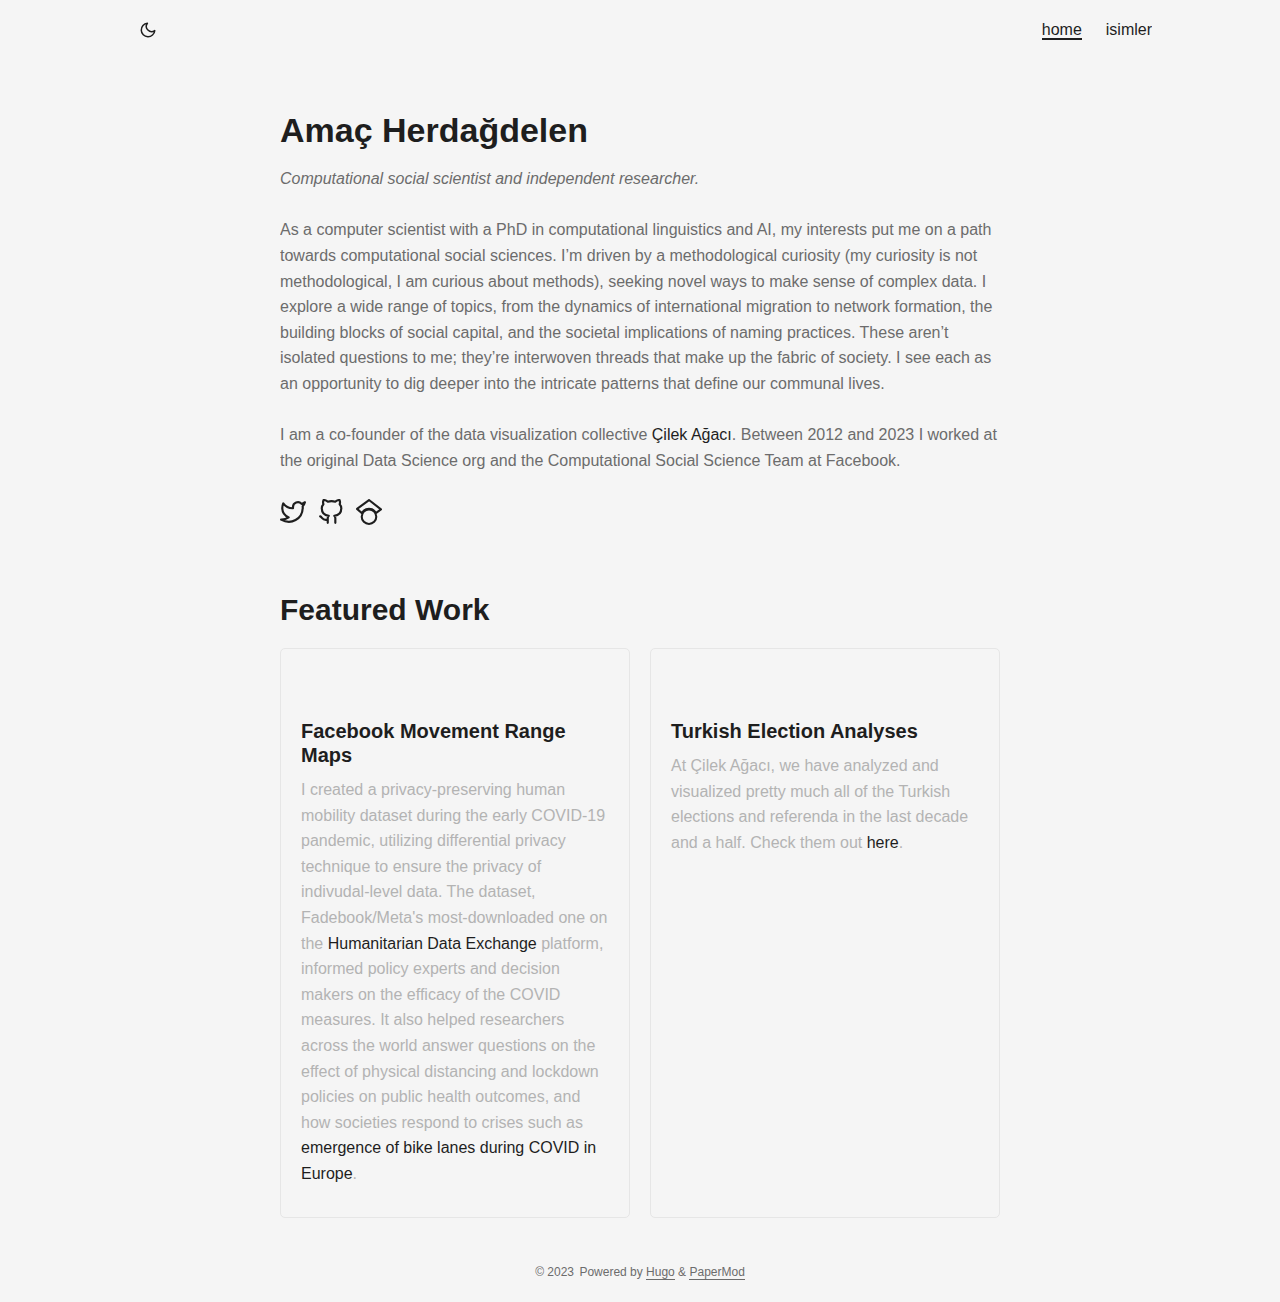
<file: index.html>
<!doctype html><html lang=en dir=auto><head><meta name=generator content="Hugo 0.118.2"><meta charset=utf-8><meta http-equiv=x-ua-compatible content="IE=edge"><meta name=viewport content="width=device-width,initial-scale=1,shrink-to-fit=no"><meta name=robots content="index, follow"><title></title><meta name=description content><meta name=author content="Amaç Herdağdelen"><link rel=canonical href=//www.herdagdelen.com/><link crossorigin=anonymous href=/assets/css/stylesheet.css rel="preload stylesheet" as=style><link rel=icon href=//www.herdagdelen.com/favicon.ico><link rel=icon type=image/png sizes=16x16 href=//www.herdagdelen.com/favicon-16x16.png><link rel=icon type=image/png sizes=32x32 href=//www.herdagdelen.com/favicon-32x32.png><link rel=apple-touch-icon href=//www.herdagdelen.com/apple-touch-icon.png><link rel=mask-icon href=//www.herdagdelen.com/safari-pinned-tab.svg><meta name=theme-color content="#2e2e33"><meta name=msapplication-TileColor content="#2e2e33"><link rel=alternate type=application/rss+xml href=//www.herdagdelen.com/index.xml><noscript><style>#theme-toggle,.top-link{display:none}</style><style>@media(prefers-color-scheme:dark){:root{--theme:rgb(29, 30, 32);--entry:rgb(46, 46, 51);--primary:rgb(218, 218, 219);--secondary:rgb(155, 156, 157);--tertiary:rgb(65, 66, 68);--content:rgb(196, 196, 197);--hljs-bg:rgb(46, 46, 51);--code-bg:rgb(55, 56, 62);--border:rgb(51, 51, 51)}.list{background:var(--theme)}.list:not(.dark)::-webkit-scrollbar-track{background:0 0}.list:not(.dark)::-webkit-scrollbar-thumb{border-color:var(--theme)}}</style></noscript><script async src="https://www.googletagmanager.com/gtag/js?id=G-KNZ8N9W1RR"></script>
<script>var doNotTrack=!1;if(!doNotTrack){window.dataLayer=window.dataLayer||[];function gtag(){dataLayer.push(arguments)}gtag("js",new Date),gtag("config","G-KNZ8N9W1RR",{anonymize_ip:!1})}</script><meta property="og:title" content><meta property="og:description" content><meta property="og:type" content="website"><meta property="og:url" content="//www.herdagdelen.com/"><meta property="og:site_name" content="Amaç Herdağdelen"><meta name=twitter:card content="summary"><meta name=twitter:title content><meta name=twitter:description content><script type=application/ld+json>{"@context":"https://schema.org","@type":"Organization","name":"","url":"//www.herdagdelen.com","description":"","thumbnailUrl":"//www.herdagdelen.com/favicon.ico","sameAs":["https://twitter.com/amacinho","https://github.com/amacinho/","https://scholar.google.com/citations?hl=en\u0026user=mKeIvpYAAAAJ\u0026view_op=list_works\u0026sortby=pubdate"]}</script><link rel=stylesheet href=https://cdnjs.cloudflare.com/ajax/libs/font-awesome/6.2.1/css/all.min.css integrity="sha512-MV7K8+y+gLIBoVD59lQIYicR65iaqukzvf/nwasF0nqhPay5w/9lJmVM2hMDcnK1OnMGCdVK+iQrJ7lzPJQd1w==" crossorigin=anonymous referrerpolicy=no-referrer></head><body class=list id=top><script>localStorage.getItem("pref-theme")==="dark"?document.body.classList.add("dark"):localStorage.getItem("pref-theme")==="light"?document.body.classList.remove("dark"):window.matchMedia("(prefers-color-scheme: dark)").matches&&document.body.classList.add("dark")</script><header class=header><nav class=nav><div class=logo><div class=logo-switches><button id=theme-toggle accesskey=t title="(Alt + T)"><svg id="moon" xmlns="http://www.w3.org/2000/svg" width="24" height="18" viewBox="0 0 24 24" fill="none" stroke="currentcolor" stroke-width="2" stroke-linecap="round" stroke-linejoin="round"><path d="M21 12.79A9 9 0 1111.21 3 7 7 0 0021 12.79z"/></svg><svg id="sun" xmlns="http://www.w3.org/2000/svg" width="24" height="18" viewBox="0 0 24 24" fill="none" stroke="currentcolor" stroke-width="2" stroke-linecap="round" stroke-linejoin="round"><circle cx="12" cy="12" r="5"/><line x1="12" y1="1" x2="12" y2="3"/><line x1="12" y1="21" x2="12" y2="23"/><line x1="4.22" y1="4.22" x2="5.64" y2="5.64"/><line x1="18.36" y1="18.36" x2="19.78" y2="19.78"/><line x1="1" y1="12" x2="3" y2="12"/><line x1="21" y1="12" x2="23" y2="12"/><line x1="4.22" y1="19.78" x2="5.64" y2="18.36"/><line x1="18.36" y1="5.64" x2="19.78" y2="4.22"/></svg></button></div></div><ul id=menu><li><a href=//www.herdagdelen.com/ title=home><span class=active>home</span></a></li><li><a href=//www.herdagdelen.com/isimler/ title=isimler><span>isimler</span></a></li></ul></nav></header><main class=main><article class="first-entry home-info"><header class=entry-header><h1>Amaç Herdağdelen</h1></header><div class=entry-content><em>Computational social scientist and independent researcher.</em><br><br>As a computer scientist with a PhD in computational linguistics and AI, my interests put me on a path towards computational social sciences. I&rsquo;m driven by a methodological curiosity (my curiosity is not methodological, I am curious about methods), seeking novel ways to make sense of complex data. I explore a wide range of topics, from the dynamics of international migration to network formation, the building blocks of social capital, and the societal implications of naming practices. These aren&rsquo;t isolated questions to me; they&rsquo;re interwoven threads that make up the fabric of society. I see each as an opportunity to dig deeper into the intricate patterns that define our communal lives.<br><br>I am a co-founder of the data visualization collective <a href=https://cilekagaci.com>Çilek Ağacı</a>. Between 2012 and 2023 I worked at the original Data Science org and the Computational Social Science Team at Facebook.</div><footer class=entry-footer><div class=social-icons><a href=https://twitter.com/amacinho target=_blank rel="noopener noreferrer me" title=Twitter><svg xmlns="http://www.w3.org/2000/svg" viewBox="0 0 24 24" fill="none" stroke="currentcolor" stroke-width="2" stroke-linecap="round" stroke-linejoin="round"><path d="M23 3a10.9 10.9.0 01-3.14 1.53 4.48 4.48.0 00-7.86 3v1A10.66 10.66.0 013 4s-4 9 5 13a11.64 11.64.0 01-7 2c9 5 20 0 20-11.5a4.5 4.5.0 00-.08-.83A7.72 7.72.0 0023 3z"/></svg></a><a href=https://github.com/amacinho/ target=_blank rel="noopener noreferrer me" title=Github><svg xmlns="http://www.w3.org/2000/svg" viewBox="0 0 24 24" fill="none" stroke="currentcolor" stroke-width="2" stroke-linecap="round" stroke-linejoin="round"><path d="M9 19c-5 1.5-5-2.5-7-3m14 6v-3.87a3.37 3.37.0 00-.94-2.61c3.14-.35 6.44-1.54 6.44-7A5.44 5.44.0 0020 4.77 5.07 5.07.0 0019.91 1S18.73.65 16 2.48a13.38 13.38.0 00-7 0C6.27.65 5.09 1 5.09 1A5.07 5.07.0 005 4.77 5.44 5.44.0 003.5 8.55c0 5.42 3.3 6.61 6.44 7A3.37 3.37.0 009 18.13V22"/></svg></a><a href="https://scholar.google.com/citations?hl=en&amp;user=mKeIvpYAAAAJ&amp;view_op=list_works&amp;sortby=pubdate" target=_blank rel="noopener noreferrer me" title=Googlescholar><svg role="img" viewBox="0 0 24 25" xmlns="http://www.w3.org/2000/svg" fill="none" stroke="currentcolor" stroke-width="2" stroke-linecap="round" stroke-linejoin="round"><path d="M5.242 13.769.5 9.5 12 1l11.5 9-5.242 3.769C17.548 11.249 14.978 9.5 12 9.5c-2.977.0-5.548 1.748-6.758 4.269zM12 10a7 7 0 100 14 7 7 0 000-14z"/></svg></a></div></footer></article><div class=projects-section><h2>Featured Work</h2><div class=portfolio-projects><div class="project project-link" data-href=https://research.facebook.com/blog/2020/6/protecting-privacy-in-facebook-mobility-data-during-the-covid-19-response/><div class=project-header><i class="fa-solid fa-mask-face"></i><div class=small-icons><a target=_blank href=https://research.facebook.com/blog/2020/6/protecting-privacy-in-facebook-mobility-data-during-the-covid-19-response/><i class="fa-solid fa-up-right-from-square"></i></a></div></div><h3>Facebook Movement Range Maps</h3><p>I created a privacy-preserving human mobility dataset during the early COVID-19 pandemic, utilizing differential privacy technique to ensure the privacy of indivudal-level data.
The dataset, Fadebook/Meta's most-downloaded one on the <a href=https://data.humdata.org/dataset/movement-range-maps>Humanitarian Data Exchange</a> platform, informed policy experts and decision makers on the efficacy of the COVID measures. It also helped researchers across the world answer questions on the effect of physical distancing and lockdown policies on public health outcomes, and how societies respond to crises such as <a href=https://www.pnas.org/doi/abs/10.1073/pnas.2024399118>emergence of bike lanes during COVID in Europe</a>.</div><div class="project project-link" data-href=https://cilekagaci.com/category/politics-siyaset/><div class=project-header><i class="fa-solid fa-landmark-flag folder-icon"></i><div class=small-icons><a target=_blank href=https://cilekagaci.com/category/politics-siyaset/><i class="fa-solid fa-up-right-from-square"></i></a></div></div><h3>Turkish Election Analyses</h3><p>At Çilek Ağacı, we have analyzed and visualized pretty much all of the Turkish elections and referenda in the last decade and a half. Check them out <a target=_blank href=https://cilekagaci.com/category/politics-siyaset/>here</a>.</p></div></div></div><script src=/js/custom.js></script></main><footer class=footer><span>&copy; 2023 <a href=//www.herdagdelen.com></a></span>
<span>Powered by
<a href=https://gohugo.io/ rel="noopener noreferrer" target=_blank>Hugo</a> &
        <a href=https://github.com/adityatelange/hugo-PaperMod/ rel=noopener target=_blank>PaperMod</a></span></footer><a href=#top aria-label="go to top" title="Go to Top (Alt + G)" class=top-link id=top-link accesskey=g><svg xmlns="http://www.w3.org/2000/svg" viewBox="0 0 12 6" fill="currentcolor"><path d="M12 6H0l6-6z"/></svg></a><script>let menu=document.getElementById("menu");menu&&(menu.scrollLeft=localStorage.getItem("menu-scroll-position"),menu.onscroll=function(){localStorage.setItem("menu-scroll-position",menu.scrollLeft)}),document.querySelectorAll('a[href^="#"]').forEach(e=>{e.addEventListener("click",function(e){e.preventDefault();var t=this.getAttribute("href").substr(1);window.matchMedia("(prefers-reduced-motion: reduce)").matches?document.querySelector(`[id='${decodeURIComponent(t)}']`).scrollIntoView():document.querySelector(`[id='${decodeURIComponent(t)}']`).scrollIntoView({behavior:"smooth"}),t==="top"?history.replaceState(null,null," "):history.pushState(null,null,`#${t}`)})})</script><script>var mybutton=document.getElementById("top-link");window.onscroll=function(){document.body.scrollTop>800||document.documentElement.scrollTop>800?(mybutton.style.visibility="visible",mybutton.style.opacity="1"):(mybutton.style.visibility="hidden",mybutton.style.opacity="0")}</script><script>document.getElementById("theme-toggle").addEventListener("click",()=>{document.body.className.includes("dark")?(document.body.classList.remove("dark"),localStorage.setItem("pref-theme","light")):(document.body.classList.add("dark"),localStorage.setItem("pref-theme","dark"))})</script></body></html>
</file>
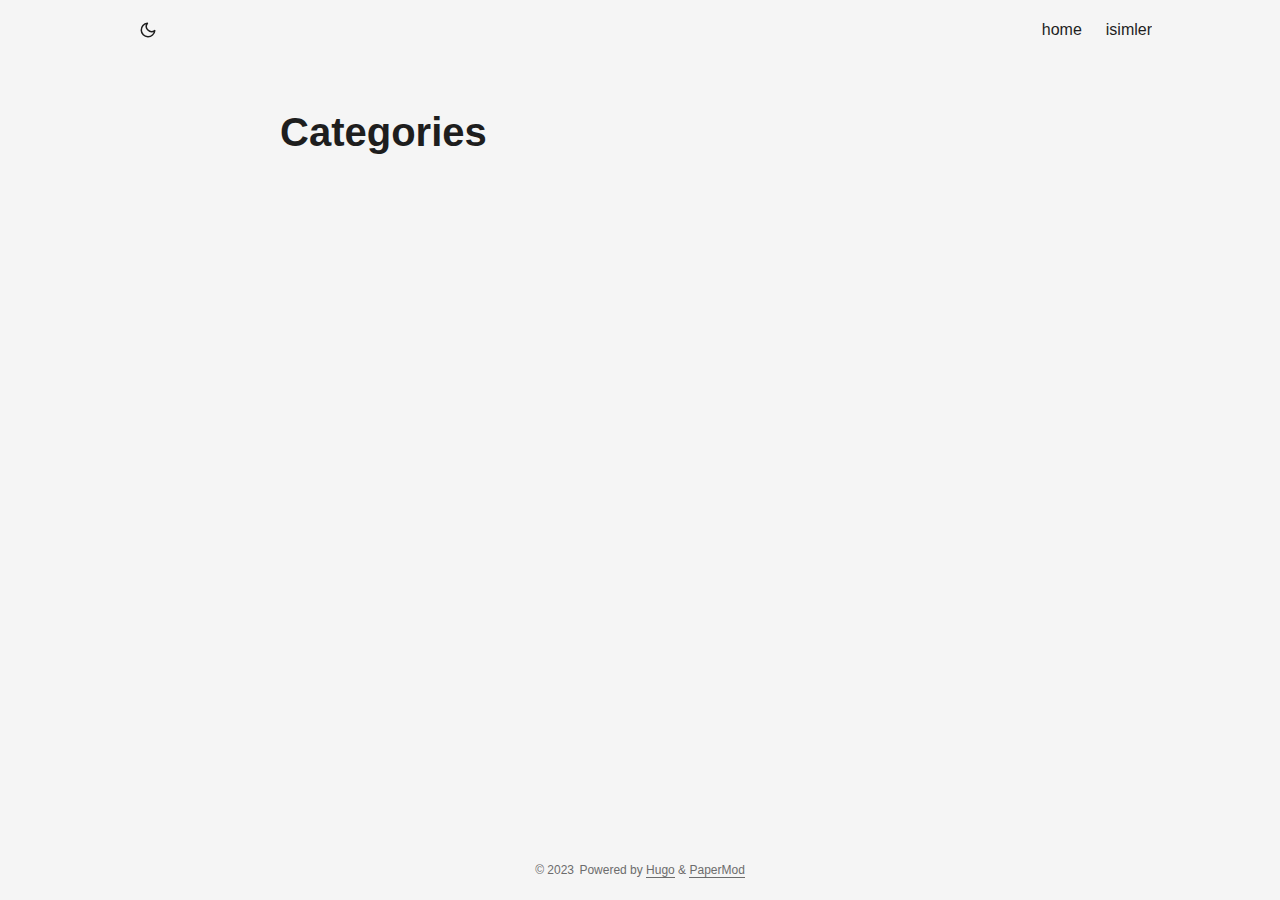
<file: categories/index.html>
<!doctype html><html lang=en dir=auto><head><meta charset=utf-8><meta http-equiv=x-ua-compatible content="IE=edge"><meta name=viewport content="width=device-width,initial-scale=1,shrink-to-fit=no"><meta name=robots content="index, follow"><title>Categories |</title><meta name=keywords content><meta name=description content><meta name=author content="Amaç Herdağdelen"><link rel=canonical href=//www.herdagdelen.com/categories/><link crossorigin=anonymous href=/assets/css/stylesheet.css rel="preload stylesheet" as=style><link rel=icon href=//www.herdagdelen.com/favicon.ico><link rel=icon type=image/png sizes=16x16 href=//www.herdagdelen.com/favicon-16x16.png><link rel=icon type=image/png sizes=32x32 href=//www.herdagdelen.com/favicon-32x32.png><link rel=apple-touch-icon href=//www.herdagdelen.com/apple-touch-icon.png><link rel=mask-icon href=//www.herdagdelen.com/safari-pinned-tab.svg><meta name=theme-color content="#2e2e33"><meta name=msapplication-TileColor content="#2e2e33"><link rel=alternate type=application/rss+xml href=//www.herdagdelen.com/categories/index.xml><noscript><style>#theme-toggle,.top-link{display:none}</style><style>@media(prefers-color-scheme:dark){:root{--theme:rgb(29, 30, 32);--entry:rgb(46, 46, 51);--primary:rgb(218, 218, 219);--secondary:rgb(155, 156, 157);--tertiary:rgb(65, 66, 68);--content:rgb(196, 196, 197);--hljs-bg:rgb(46, 46, 51);--code-bg:rgb(55, 56, 62);--border:rgb(51, 51, 51)}.list{background:var(--theme)}.list:not(.dark)::-webkit-scrollbar-track{background:0 0}.list:not(.dark)::-webkit-scrollbar-thumb{border-color:var(--theme)}}</style></noscript><script async src="https://www.googletagmanager.com/gtag/js?id=G-KNZ8N9W1RR"></script>
<script>var doNotTrack=!1;if(!doNotTrack){window.dataLayer=window.dataLayer||[];function gtag(){dataLayer.push(arguments)}gtag("js",new Date),gtag("config","G-KNZ8N9W1RR",{anonymize_ip:!1})}</script><meta property="og:title" content="Categories"><meta property="og:description" content><meta property="og:type" content="website"><meta property="og:url" content="//www.herdagdelen.com/categories/"><meta property="og:site_name" content="Amaç Herdağdelen"><meta name=twitter:card content="summary"><meta name=twitter:title content="Categories"><meta name=twitter:description content><link rel=stylesheet href=https://cdnjs.cloudflare.com/ajax/libs/font-awesome/6.2.1/css/all.min.css integrity="sha512-MV7K8+y+gLIBoVD59lQIYicR65iaqukzvf/nwasF0nqhPay5w/9lJmVM2hMDcnK1OnMGCdVK+iQrJ7lzPJQd1w==" crossorigin=anonymous referrerpolicy=no-referrer></head><body class=list id=top><script>localStorage.getItem("pref-theme")==="dark"?document.body.classList.add("dark"):localStorage.getItem("pref-theme")==="light"?document.body.classList.remove("dark"):window.matchMedia("(prefers-color-scheme: dark)").matches&&document.body.classList.add("dark")</script><header class=header><nav class=nav><div class=logo><div class=logo-switches><button id=theme-toggle accesskey=t title="(Alt + T)"><svg id="moon" xmlns="http://www.w3.org/2000/svg" width="24" height="18" viewBox="0 0 24 24" fill="none" stroke="currentcolor" stroke-width="2" stroke-linecap="round" stroke-linejoin="round"><path d="M21 12.79A9 9 0 1111.21 3 7 7 0 0021 12.79z"/></svg><svg id="sun" xmlns="http://www.w3.org/2000/svg" width="24" height="18" viewBox="0 0 24 24" fill="none" stroke="currentcolor" stroke-width="2" stroke-linecap="round" stroke-linejoin="round"><circle cx="12" cy="12" r="5"/><line x1="12" y1="1" x2="12" y2="3"/><line x1="12" y1="21" x2="12" y2="23"/><line x1="4.22" y1="4.22" x2="5.64" y2="5.64"/><line x1="18.36" y1="18.36" x2="19.78" y2="19.78"/><line x1="1" y1="12" x2="3" y2="12"/><line x1="21" y1="12" x2="23" y2="12"/><line x1="4.22" y1="19.78" x2="5.64" y2="18.36"/><line x1="18.36" y1="5.64" x2="19.78" y2="4.22"/></svg></button></div></div><ul id=menu><li><a href=//www.herdagdelen.com/ title=home><span>home</span></a></li><li><a href=//www.herdagdelen.com/isimler/ title=isimler><span>isimler</span></a></li></ul></nav></header><main class=main><header class=page-header><h1>Categories</h1></header><ul class=terms-tags></ul></main><footer class=footer><span>&copy; 2023 <a href=//www.herdagdelen.com></a></span>
<span>Powered by
<a href=https://gohugo.io/ rel="noopener noreferrer" target=_blank>Hugo</a> &
        <a href=https://github.com/adityatelange/hugo-PaperMod/ rel=noopener target=_blank>PaperMod</a></span></footer><a href=#top aria-label="go to top" title="Go to Top (Alt + G)" class=top-link id=top-link accesskey=g><svg xmlns="http://www.w3.org/2000/svg" viewBox="0 0 12 6" fill="currentcolor"><path d="M12 6H0l6-6z"/></svg></a><script>let menu=document.getElementById("menu");menu&&(menu.scrollLeft=localStorage.getItem("menu-scroll-position"),menu.onscroll=function(){localStorage.setItem("menu-scroll-position",menu.scrollLeft)}),document.querySelectorAll('a[href^="#"]').forEach(e=>{e.addEventListener("click",function(e){e.preventDefault();var t=this.getAttribute("href").substr(1);window.matchMedia("(prefers-reduced-motion: reduce)").matches?document.querySelector(`[id='${decodeURIComponent(t)}']`).scrollIntoView():document.querySelector(`[id='${decodeURIComponent(t)}']`).scrollIntoView({behavior:"smooth"}),t==="top"?history.replaceState(null,null," "):history.pushState(null,null,`#${t}`)})})</script><script>var mybutton=document.getElementById("top-link");window.onscroll=function(){document.body.scrollTop>800||document.documentElement.scrollTop>800?(mybutton.style.visibility="visible",mybutton.style.opacity="1"):(mybutton.style.visibility="hidden",mybutton.style.opacity="0")}</script><script>document.getElementById("theme-toggle").addEventListener("click",()=>{document.body.className.includes("dark")?(document.body.classList.remove("dark"),localStorage.setItem("pref-theme","light")):(document.body.classList.add("dark"),localStorage.setItem("pref-theme","dark"))})</script></body></html>
</file>
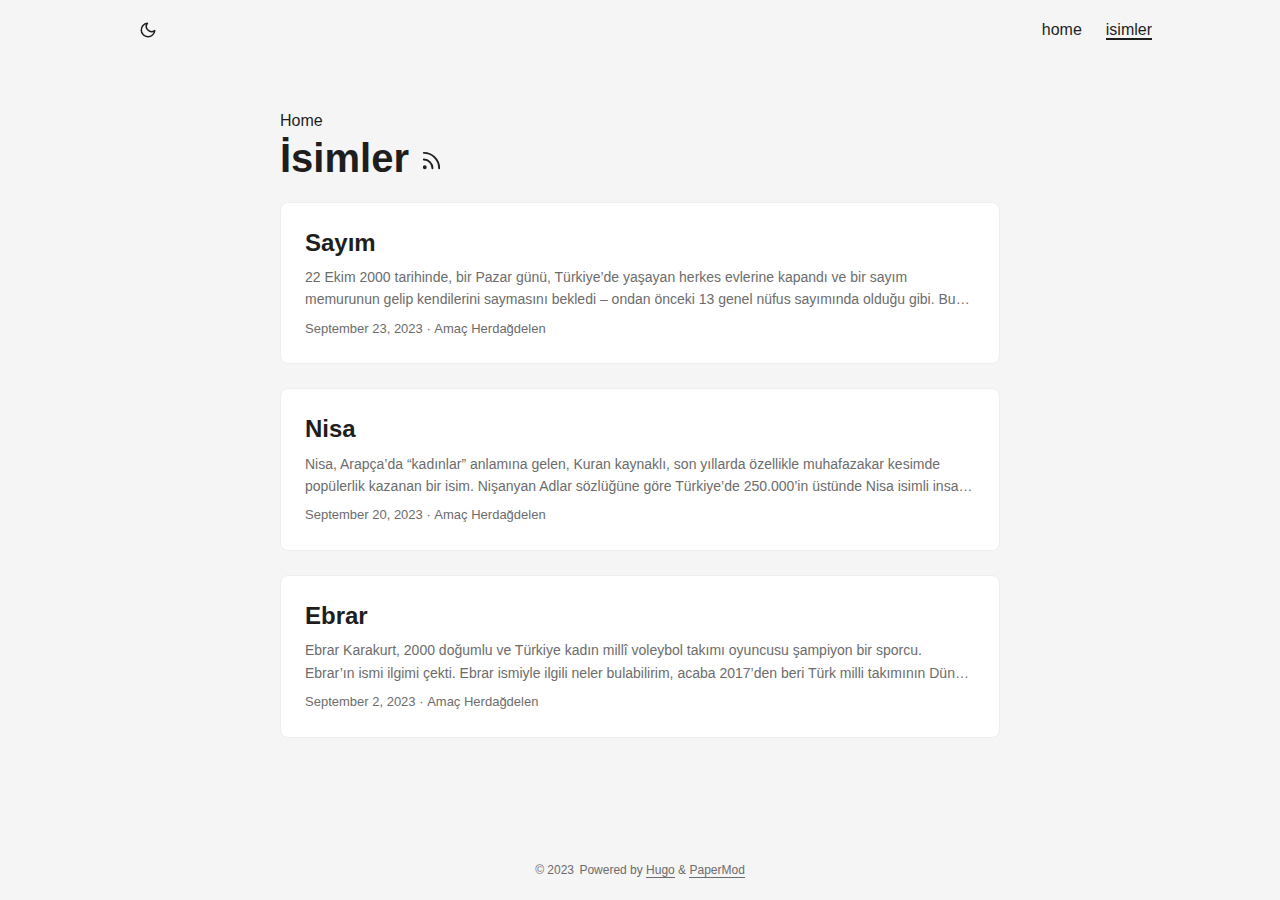
<file: isimler/index.html>
<!doctype html><html lang=en dir=auto><head><meta charset=utf-8><meta http-equiv=x-ua-compatible content="IE=edge"><meta name=viewport content="width=device-width,initial-scale=1,shrink-to-fit=no"><meta name=robots content="index, follow"><title>İsimler |</title><meta name=keywords content><meta name=description content="İsimler - "><meta name=author content="Amaç Herdağdelen"><link rel=canonical href=//www.herdagdelen.com/isimler/><link crossorigin=anonymous href=/assets/css/stylesheet.css rel="preload stylesheet" as=style><link rel=icon href=//www.herdagdelen.com/favicon.ico><link rel=icon type=image/png sizes=16x16 href=//www.herdagdelen.com/favicon-16x16.png><link rel=icon type=image/png sizes=32x32 href=//www.herdagdelen.com/favicon-32x32.png><link rel=apple-touch-icon href=//www.herdagdelen.com/apple-touch-icon.png><link rel=mask-icon href=//www.herdagdelen.com/safari-pinned-tab.svg><meta name=theme-color content="#2e2e33"><meta name=msapplication-TileColor content="#2e2e33"><link rel=alternate type=application/rss+xml href=//www.herdagdelen.com/isimler/index.xml><noscript><style>#theme-toggle,.top-link{display:none}</style><style>@media(prefers-color-scheme:dark){:root{--theme:rgb(29, 30, 32);--entry:rgb(46, 46, 51);--primary:rgb(218, 218, 219);--secondary:rgb(155, 156, 157);--tertiary:rgb(65, 66, 68);--content:rgb(196, 196, 197);--hljs-bg:rgb(46, 46, 51);--code-bg:rgb(55, 56, 62);--border:rgb(51, 51, 51)}.list{background:var(--theme)}.list:not(.dark)::-webkit-scrollbar-track{background:0 0}.list:not(.dark)::-webkit-scrollbar-thumb{border-color:var(--theme)}}</style></noscript><script async src="https://www.googletagmanager.com/gtag/js?id=G-KNZ8N9W1RR"></script>
<script>var doNotTrack=!1;if(!doNotTrack){window.dataLayer=window.dataLayer||[];function gtag(){dataLayer.push(arguments)}gtag("js",new Date),gtag("config","G-KNZ8N9W1RR",{anonymize_ip:!1})}</script><meta property="og:title" content="İsimler"><meta property="og:description" content><meta property="og:type" content="website"><meta property="og:url" content="//www.herdagdelen.com/isimler/"><meta property="og:site_name" content="Amaç Herdağdelen"><meta name=twitter:card content="summary"><meta name=twitter:title content="İsimler"><meta name=twitter:description content><script type=application/ld+json>{"@context":"https://schema.org","@type":"BreadcrumbList","itemListElement":[{"@type":"ListItem","position":2,"name":"İsimler","item":"//www.herdagdelen.com/isimler/"}]}</script><link rel=stylesheet href=https://cdnjs.cloudflare.com/ajax/libs/font-awesome/6.2.1/css/all.min.css integrity="sha512-MV7K8+y+gLIBoVD59lQIYicR65iaqukzvf/nwasF0nqhPay5w/9lJmVM2hMDcnK1OnMGCdVK+iQrJ7lzPJQd1w==" crossorigin=anonymous referrerpolicy=no-referrer></head><body class=list id=top><script>localStorage.getItem("pref-theme")==="dark"?document.body.classList.add("dark"):localStorage.getItem("pref-theme")==="light"?document.body.classList.remove("dark"):window.matchMedia("(prefers-color-scheme: dark)").matches&&document.body.classList.add("dark")</script><header class=header><nav class=nav><div class=logo><div class=logo-switches><button id=theme-toggle accesskey=t title="(Alt + T)"><svg id="moon" xmlns="http://www.w3.org/2000/svg" width="24" height="18" viewBox="0 0 24 24" fill="none" stroke="currentcolor" stroke-width="2" stroke-linecap="round" stroke-linejoin="round"><path d="M21 12.79A9 9 0 1111.21 3 7 7 0 0021 12.79z"/></svg><svg id="sun" xmlns="http://www.w3.org/2000/svg" width="24" height="18" viewBox="0 0 24 24" fill="none" stroke="currentcolor" stroke-width="2" stroke-linecap="round" stroke-linejoin="round"><circle cx="12" cy="12" r="5"/><line x1="12" y1="1" x2="12" y2="3"/><line x1="12" y1="21" x2="12" y2="23"/><line x1="4.22" y1="4.22" x2="5.64" y2="5.64"/><line x1="18.36" y1="18.36" x2="19.78" y2="19.78"/><line x1="1" y1="12" x2="3" y2="12"/><line x1="21" y1="12" x2="23" y2="12"/><line x1="4.22" y1="19.78" x2="5.64" y2="18.36"/><line x1="18.36" y1="5.64" x2="19.78" y2="4.22"/></svg></button></div></div><ul id=menu><li><a href=//www.herdagdelen.com/ title=home><span>home</span></a></li><li><a href=//www.herdagdelen.com/isimler/ title=isimler><span class=active>isimler</span></a></li></ul></nav></header><main class=main><header class=page-header><div class=breadcrumbs><a href=//www.herdagdelen.com>Home</a></div><h1>İsimler
<a href=/isimler/index.xml title=RSS aria-label=RSS><svg xmlns="http://www.w3.org/2000/svg" viewBox="0 0 24 24" fill="none" stroke="currentcolor" stroke-width="2" stroke-linecap="round" stroke-linejoin="round" height="23"><path d="M4 11a9 9 0 019 9"/><path d="M4 4a16 16 0 0116 16"/><circle cx="5" cy="19" r="1"/></svg></a></h1></header><article class=post-entry><header class=entry-header><h2>Sayım</h2></header><div class=entry-content><p>22 Ekim 2000 tarihinde, bir Pazar günü, Türkiye’de yaşayan herkes evlerine kapandı ve bir sayım memurunun gelip kendilerini saymasını bekledi – ondan önceki 13 genel nüfus sayımında olduğu gibi. Bu sayımların yapıldığı günler bomboş sokaklarda sadece bisiklete binip top oynayan çocuklar ve sokak sokak gezip evlere konuk olan yüz binlerce sayım memuru görülebilirdi.
Eğer yaşınız bugün 25-35 arası ise belki de boş sokaklarda top oynayan ve ülkedeki tüm ailelerin aynı anda ailecek beraber zaman geçirdiği bu son nüfus sayımını nostaljiyle hatırlayan o çocuklardan biriydiniz1....</p></div><footer class=entry-footer><span title='2023-09-23 22:15:58 +0300 +0300'>September 23, 2023</span>&nbsp;·&nbsp;Amaç Herdağdelen</footer><a class=entry-link aria-label="post link to Sayım" href=//www.herdagdelen.com/isimler/say%C4%B1m/></a></article><article class=post-entry><header class=entry-header><h2>Nisa</h2></header><div class=entry-content><p>Nisa, Arapça’da “kadınlar” anlamına gelen, Kuran kaynaklı, son yıllarda özellikle muhafazakar kesimde popülerlik kazanan bir isim. Nişanyan Adlar sözlüğüne göre Türkiye’de 250.000’in üstünde Nisa isimli insan yaşıyor1. Bunların yarısından çoğu 2010 sonrası doğumlu. Kanımca bu isim muhafazakar ailelerin isim tercihlerindeki sekülerleşme eğilimini gösteren bazı ipuçları içeriyor.
Aylara göre Nisa ismi verilen bebeklerin sayısına baktığımızda bu ismin popülerleşme sürecinin 2000-2005 yılları arasında hız kazandığını ve periyodik olarak her yılın belli bir ayında kullanımının arttığını görüyoruz....</p></div><footer class=entry-footer><span title='2023-09-20 18:37:30 +0300 +0300'>September 20, 2023</span>&nbsp;·&nbsp;Amaç Herdağdelen</footer><a class=entry-link aria-label="post link to Nisa" href=//www.herdagdelen.com/isimler/nisa/></a></article><article class=post-entry><header class=entry-header><h2>Ebrar</h2></header><div class=entry-content><p>Ebrar Karakurt, 2000 doğumlu ve Türkiye kadın millî voleybol takımı oyuncusu şampiyon bir sporcu. Ebrar’ın ismi ilgimi çekti. Ebrar ismiyle ilgili neler bulabilirim, acaba 2017’den beri Türk milli takımının Dünya ve Avrupa şampiyonluklarında pay sahibi olmuş Ebrar’ın ismini yeni doğan bebeklerine verenler farkedilecek kadar çok mudur, cevaplamak istedim.
Ebrar, Nişanyan Adlar Sözlüğü’ne göre anlamı Arapça’da “iyilik edenler, hayırlılar” olan, Kuran kaynaklı bir isim1. 2022 yılı verilerine göre bugüne kadar Türkiye’de yaklaşık 100....</p></div><footer class=entry-footer><span title='2023-09-02 22:15:58 +0300 +0300'>September 2, 2023</span>&nbsp;·&nbsp;Amaç Herdağdelen</footer><a class=entry-link aria-label="post link to Ebrar" href=//www.herdagdelen.com/isimler/ebrar/></a></article></main><footer class=footer><span>&copy; 2023 <a href=//www.herdagdelen.com></a></span>
<span>Powered by
<a href=https://gohugo.io/ rel="noopener noreferrer" target=_blank>Hugo</a> &
        <a href=https://github.com/adityatelange/hugo-PaperMod/ rel=noopener target=_blank>PaperMod</a></span></footer><a href=#top aria-label="go to top" title="Go to Top (Alt + G)" class=top-link id=top-link accesskey=g><svg xmlns="http://www.w3.org/2000/svg" viewBox="0 0 12 6" fill="currentcolor"><path d="M12 6H0l6-6z"/></svg></a><script>let menu=document.getElementById("menu");menu&&(menu.scrollLeft=localStorage.getItem("menu-scroll-position"),menu.onscroll=function(){localStorage.setItem("menu-scroll-position",menu.scrollLeft)}),document.querySelectorAll('a[href^="#"]').forEach(e=>{e.addEventListener("click",function(e){e.preventDefault();var t=this.getAttribute("href").substr(1);window.matchMedia("(prefers-reduced-motion: reduce)").matches?document.querySelector(`[id='${decodeURIComponent(t)}']`).scrollIntoView():document.querySelector(`[id='${decodeURIComponent(t)}']`).scrollIntoView({behavior:"smooth"}),t==="top"?history.replaceState(null,null," "):history.pushState(null,null,`#${t}`)})})</script><script>var mybutton=document.getElementById("top-link");window.onscroll=function(){document.body.scrollTop>800||document.documentElement.scrollTop>800?(mybutton.style.visibility="visible",mybutton.style.opacity="1"):(mybutton.style.visibility="hidden",mybutton.style.opacity="0")}</script><script>document.getElementById("theme-toggle").addEventListener("click",()=>{document.body.className.includes("dark")?(document.body.classList.remove("dark"),localStorage.setItem("pref-theme","light")):(document.body.classList.add("dark"),localStorage.setItem("pref-theme","dark"))})</script></body></html>
</file>
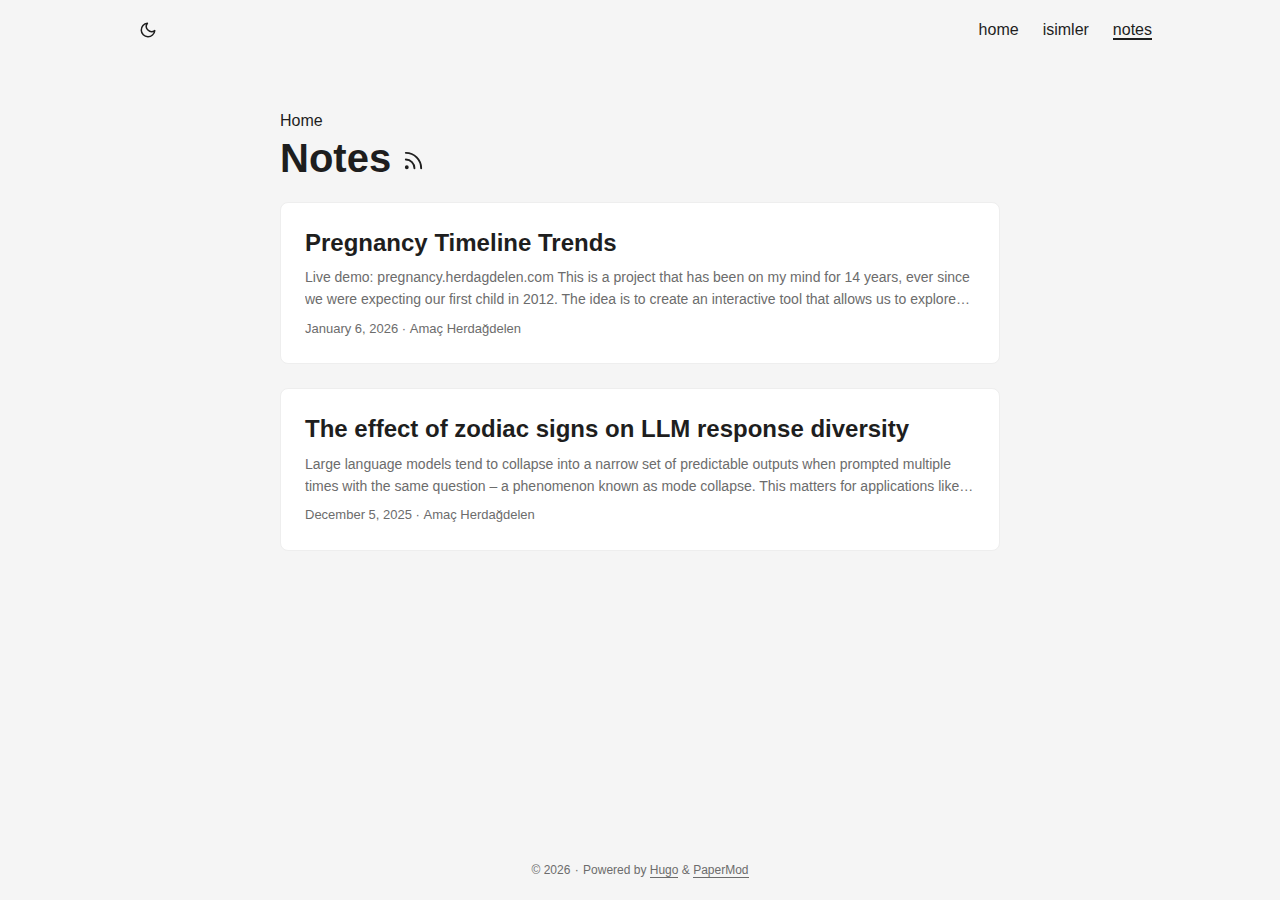
<file: notes/index.html>
<!doctype html><html lang=en dir=auto><head><meta charset=utf-8><meta http-equiv=X-UA-Compatible content="IE=edge"><meta name=viewport content="width=device-width,initial-scale=1,shrink-to-fit=no"><meta name=robots content="index, follow"><title>Notes |</title><meta name=keywords content><meta name=description content="Notes - "><meta name=author content="Amaç Herdağdelen"><link rel=canonical href=//www.herdagdelen.com/notes/><link crossorigin=anonymous href=/assets/css/stylesheet.css rel="preload stylesheet" as=style><link rel=icon href=//www.herdagdelen.com/favicon.ico><link rel=icon type=image/png sizes=16x16 href=//www.herdagdelen.com/favicon-16x16.png><link rel=icon type=image/png sizes=32x32 href=//www.herdagdelen.com/favicon-32x32.png><link rel=apple-touch-icon href=//www.herdagdelen.com/apple-touch-icon.png><link rel=mask-icon href=//www.herdagdelen.com/safari-pinned-tab.svg><meta name=theme-color content="#2e2e33"><meta name=msapplication-TileColor content="#2e2e33"><link rel=alternate type=application/rss+xml href=//www.herdagdelen.com/notes/index.xml title=rss><link rel=alternate hreflang=en href=//www.herdagdelen.com/notes/><noscript><style>#theme-toggle,.top-link{display:none}</style><style>@media(prefers-color-scheme:dark){:root{--theme:rgb(29, 30, 32);--entry:rgb(46, 46, 51);--primary:rgb(218, 218, 219);--secondary:rgb(155, 156, 157);--tertiary:rgb(65, 66, 68);--content:rgb(196, 196, 197);--code-block-bg:rgb(46, 46, 51);--code-bg:rgb(55, 56, 62);--border:rgb(51, 51, 51);color-scheme:dark}.list{background:var(--theme)}.toc{background:var(--entry)}}@media(prefers-color-scheme:light){.list::-webkit-scrollbar-thumb{border-color:var(--code-bg)}}</style></noscript><script>localStorage.getItem("pref-theme")==="dark"?document.querySelector("html").dataset.theme="dark":localStorage.getItem("pref-theme")==="light"?document.querySelector("html").dataset.theme="light":window.matchMedia("(prefers-color-scheme: dark)").matches?document.querySelector("html").dataset.theme="dark":document.querySelector("html").dataset.theme="light"</script><script async src="https://www.googletagmanager.com/gtag/js?id=G-KNZ8N9W1RR"></script><script>var doNotTrack=!1,dnt=navigator.doNotTrack||window.doNotTrack||navigator.msDoNotTrack,doNotTrack=dnt=="1"||dnt=="yes";if(!doNotTrack){window.dataLayer=window.dataLayer||[];function gtag(){dataLayer.push(arguments)}gtag("js",new Date),gtag("config","G-KNZ8N9W1RR")}</script><meta property="og:url" content="//www.herdagdelen.com/notes/"><meta property="og:site_name" content="Amaç Herdağdelen"><meta property="og:title" content="Notes"><meta property="og:locale" content="en-us"><meta property="og:type" content="website"><meta name=twitter:card content="summary"><meta name=twitter:title content="Notes"><meta name=twitter:description content><script type=application/ld+json>{"@context":"https://schema.org","@type":"BreadcrumbList","itemListElement":[{"@type":"ListItem","position":1,"name":"Notes","item":"//www.herdagdelen.com/notes/"}]}</script><link rel=stylesheet href=https://cdnjs.cloudflare.com/ajax/libs/font-awesome/6.2.1/css/all.min.css integrity="sha512-MV7K8+y+gLIBoVD59lQIYicR65iaqukzvf/nwasF0nqhPay5w/9lJmVM2hMDcnK1OnMGCdVK+iQrJ7lzPJQd1w==" crossorigin=anonymous referrerpolicy=no-referrer></head><body class=list id=top><header class=header><nav class=nav><div class=logo><div class=logo-switches><button id=theme-toggle accesskey=t title="(Alt + T)" aria-label="Toggle theme">
<svg id="moon" width="24" height="18" viewBox="0 0 24 24" fill="none" stroke="currentColor" stroke-width="2" stroke-linecap="round" stroke-linejoin="round"><path d="M21 12.79A9 9 0 1111.21 3 7 7 0 0021 12.79z"/></svg>
<svg id="sun" width="24" height="18" viewBox="0 0 24 24" fill="none" stroke="currentColor" stroke-width="2" stroke-linecap="round" stroke-linejoin="round"><circle cx="12" cy="12" r="5"/><line x1="12" y1="1" x2="12" y2="3"/><line x1="12" y1="21" x2="12" y2="23"/><line x1="4.22" y1="4.22" x2="5.64" y2="5.64"/><line x1="18.36" y1="18.36" x2="19.78" y2="19.78"/><line x1="1" y1="12" x2="3" y2="12"/><line x1="21" y1="12" x2="23" y2="12"/><line x1="4.22" y1="19.78" x2="5.64" y2="18.36"/><line x1="18.36" y1="5.64" x2="19.78" y2="4.22"/></svg></button></div></div><ul id=menu><li><a href=//www.herdagdelen.com/ title=home><span>home</span></a></li><li><a href=//www.herdagdelen.com/isimler/ title=isimler><span>isimler</span></a></li><li><a href=//www.herdagdelen.com/notes/ title=notes><span class=active>notes</span></a></li></ul></nav></header><main class=main><header class=page-header><div class=breadcrumbs><a href=//www.herdagdelen.com/>Home</a></div><h1>Notes
<a href=/notes/index.xml title=RSS aria-label=RSS><svg viewBox="0 0 24 24" fill="none" stroke="currentColor" stroke-width="2" stroke-linecap="round" stroke-linejoin="round" height="23"><path d="M4 11a9 9 0 019 9"/><path d="M4 4a16 16 0 0116 16"/><circle cx="5" cy="19" r="1"/></svg></a></h1></header><article class=post-entry><header class=entry-header><h2 class=entry-hint-parent>Pregnancy Timeline Trends</h2></header><div class=entry-content><p>Live demo: pregnancy.herdagdelen.com
This is a project that has been on my mind for 14 years, ever since we were expecting our first child in 2012. The idea is to create an interactive tool that allows us to explore what topics expectant parents discuss over the course of a pregnancy. I wanted to see how the emotions, concerns, information needs, and experiences of expecting parents evolve from conception to birth and into the early months of parenthood. The underlying data comes from public pregnancy discussion forums where posts are organized by gestational week.
...</p></div><footer class=entry-footer><span title='2026-01-06 00:00:00 +0000 UTC'>January 6, 2026</span>&nbsp;·&nbsp;<span>Amaç Herdağdelen</span></footer><a class=entry-link aria-label="post link to Pregnancy Timeline Trends" href=//www.herdagdelen.com/notes/pregnancy-timeline-trends/></a></article><article class=post-entry><header class=entry-header><h2 class=entry-hint-parent>The effect of zodiac signs on LLM response diversity</h2></header><div class=entry-content><p>Large language models tend to collapse into a narrow set of predictable outputs when prompted multiple times with the same question – a phenomenon known as mode collapse. This matters for applications like brainstorming and creative writing where we want to sample a range of possibilities.
In this note, I share results from a kitchen-table experiment: I prompted Claude models with different zodiac signs and Myers-Briggs personality types to see if persona prompts could increase output diversity. My hypothesis is that these persona types are:
...</p></div><footer class=entry-footer><span title='2025-12-05 00:00:00 +0000 UTC'>December 5, 2025</span>&nbsp;·&nbsp;<span>Amaç Herdağdelen</span></footer><a class=entry-link aria-label="post link to The effect of zodiac signs on LLM response diversity" href=//www.herdagdelen.com/notes/persona-prompts-diversity/></a></article></main><footer class=footer><span>&copy; 2026 <a href=//www.herdagdelen.com/></a></span>·
<span>Powered by
<a href=https://gohugo.io/ rel="noopener noreferrer" target=_blank>Hugo</a> &
<a href=https://github.com/adityatelange/hugo-PaperMod/ rel=noopener target=_blank>PaperMod</a></span></footer><a href=#top aria-label="go to top" title="Go to Top (Alt + G)" class=top-link id=top-link accesskey=g><svg viewBox="0 0 12 6" fill="currentColor"><path d="M12 6H0l6-6z"/></svg>
</a><script>let menu=document.getElementById("menu");if(menu){const e=localStorage.getItem("menu-scroll-position");e&&(menu.scrollLeft=parseInt(e,10)),menu.onscroll=function(){localStorage.setItem("menu-scroll-position",menu.scrollLeft)}}document.querySelectorAll('a[href^="#"]').forEach(e=>{e.addEventListener("click",function(e){e.preventDefault();var t=this.getAttribute("href").substr(1);window.matchMedia("(prefers-reduced-motion: reduce)").matches?document.querySelector(`[id='${decodeURIComponent(t)}']`).scrollIntoView():document.querySelector(`[id='${decodeURIComponent(t)}']`).scrollIntoView({behavior:"smooth"}),t==="top"?history.replaceState(null,null," "):history.pushState(null,null,`#${t}`)})})</script><script>var mybutton=document.getElementById("top-link");window.onscroll=function(){document.body.scrollTop>800||document.documentElement.scrollTop>800?(mybutton.style.visibility="visible",mybutton.style.opacity="1"):(mybutton.style.visibility="hidden",mybutton.style.opacity="0")}</script><script>document.getElementById("theme-toggle").addEventListener("click",()=>{const e=document.querySelector("html");e.dataset.theme==="dark"?(e.dataset.theme="light",localStorage.setItem("pref-theme","light")):(e.dataset.theme="dark",localStorage.setItem("pref-theme","dark"))})</script></body></html>
</file>
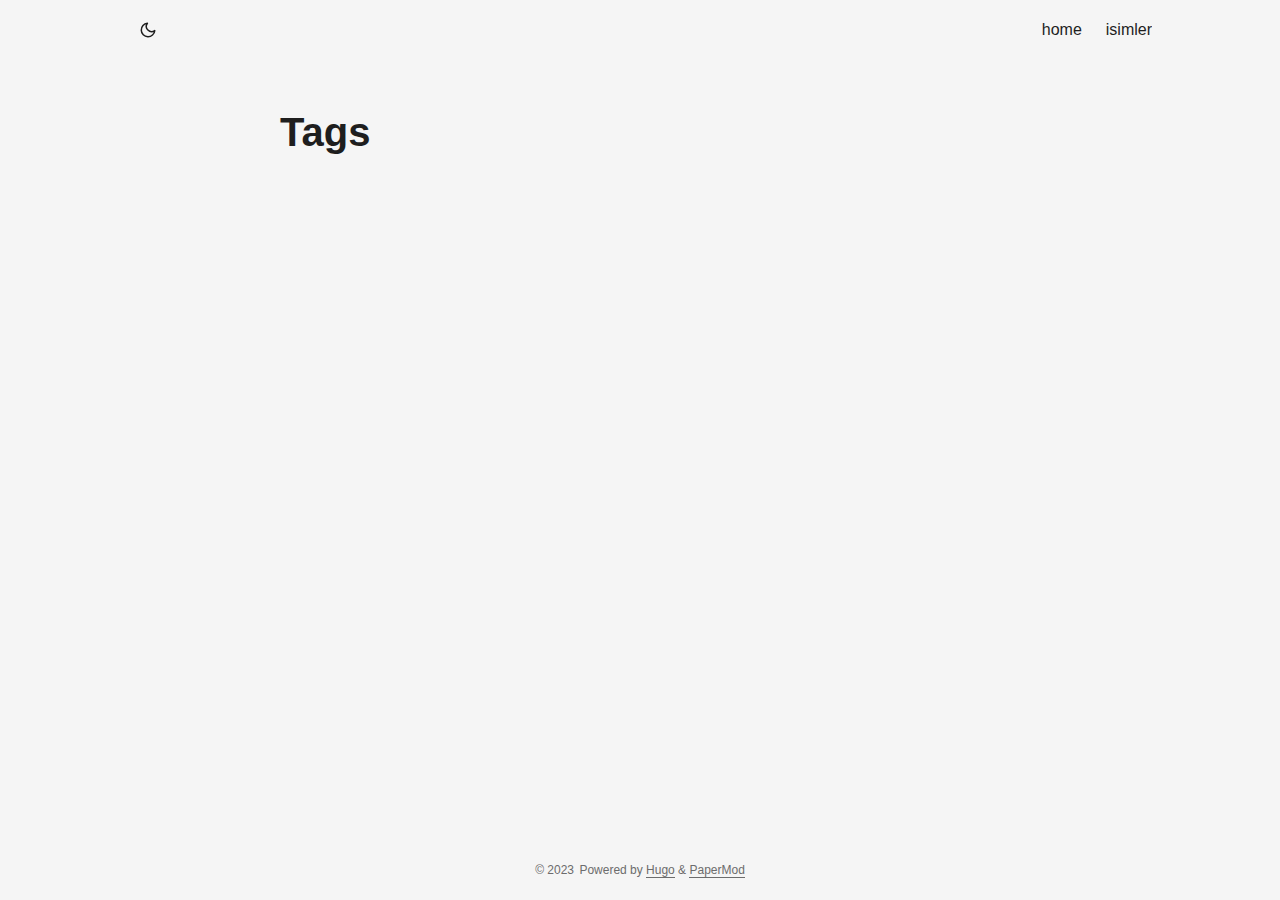
<file: tags/index.html>
<!doctype html><html lang=en dir=auto><head><meta charset=utf-8><meta http-equiv=x-ua-compatible content="IE=edge"><meta name=viewport content="width=device-width,initial-scale=1,shrink-to-fit=no"><meta name=robots content="index, follow"><title>Tags |</title><meta name=keywords content><meta name=description content><meta name=author content="Amaç Herdağdelen"><link rel=canonical href=//www.herdagdelen.com/tags/><link crossorigin=anonymous href=/assets/css/stylesheet.css rel="preload stylesheet" as=style><link rel=icon href=//www.herdagdelen.com/favicon.ico><link rel=icon type=image/png sizes=16x16 href=//www.herdagdelen.com/favicon-16x16.png><link rel=icon type=image/png sizes=32x32 href=//www.herdagdelen.com/favicon-32x32.png><link rel=apple-touch-icon href=//www.herdagdelen.com/apple-touch-icon.png><link rel=mask-icon href=//www.herdagdelen.com/safari-pinned-tab.svg><meta name=theme-color content="#2e2e33"><meta name=msapplication-TileColor content="#2e2e33"><link rel=alternate type=application/rss+xml href=//www.herdagdelen.com/tags/index.xml><noscript><style>#theme-toggle,.top-link{display:none}</style><style>@media(prefers-color-scheme:dark){:root{--theme:rgb(29, 30, 32);--entry:rgb(46, 46, 51);--primary:rgb(218, 218, 219);--secondary:rgb(155, 156, 157);--tertiary:rgb(65, 66, 68);--content:rgb(196, 196, 197);--hljs-bg:rgb(46, 46, 51);--code-bg:rgb(55, 56, 62);--border:rgb(51, 51, 51)}.list{background:var(--theme)}.list:not(.dark)::-webkit-scrollbar-track{background:0 0}.list:not(.dark)::-webkit-scrollbar-thumb{border-color:var(--theme)}}</style></noscript><script async src="https://www.googletagmanager.com/gtag/js?id=G-KNZ8N9W1RR"></script>
<script>var doNotTrack=!1;if(!doNotTrack){window.dataLayer=window.dataLayer||[];function gtag(){dataLayer.push(arguments)}gtag("js",new Date),gtag("config","G-KNZ8N9W1RR",{anonymize_ip:!1})}</script><meta property="og:title" content="Tags"><meta property="og:description" content><meta property="og:type" content="website"><meta property="og:url" content="//www.herdagdelen.com/tags/"><meta property="og:site_name" content="Amaç Herdağdelen"><meta name=twitter:card content="summary"><meta name=twitter:title content="Tags"><meta name=twitter:description content><link rel=stylesheet href=https://cdnjs.cloudflare.com/ajax/libs/font-awesome/6.2.1/css/all.min.css integrity="sha512-MV7K8+y+gLIBoVD59lQIYicR65iaqukzvf/nwasF0nqhPay5w/9lJmVM2hMDcnK1OnMGCdVK+iQrJ7lzPJQd1w==" crossorigin=anonymous referrerpolicy=no-referrer></head><body class=list id=top><script>localStorage.getItem("pref-theme")==="dark"?document.body.classList.add("dark"):localStorage.getItem("pref-theme")==="light"?document.body.classList.remove("dark"):window.matchMedia("(prefers-color-scheme: dark)").matches&&document.body.classList.add("dark")</script><header class=header><nav class=nav><div class=logo><div class=logo-switches><button id=theme-toggle accesskey=t title="(Alt + T)"><svg id="moon" xmlns="http://www.w3.org/2000/svg" width="24" height="18" viewBox="0 0 24 24" fill="none" stroke="currentcolor" stroke-width="2" stroke-linecap="round" stroke-linejoin="round"><path d="M21 12.79A9 9 0 1111.21 3 7 7 0 0021 12.79z"/></svg><svg id="sun" xmlns="http://www.w3.org/2000/svg" width="24" height="18" viewBox="0 0 24 24" fill="none" stroke="currentcolor" stroke-width="2" stroke-linecap="round" stroke-linejoin="round"><circle cx="12" cy="12" r="5"/><line x1="12" y1="1" x2="12" y2="3"/><line x1="12" y1="21" x2="12" y2="23"/><line x1="4.22" y1="4.22" x2="5.64" y2="5.64"/><line x1="18.36" y1="18.36" x2="19.78" y2="19.78"/><line x1="1" y1="12" x2="3" y2="12"/><line x1="21" y1="12" x2="23" y2="12"/><line x1="4.22" y1="19.78" x2="5.64" y2="18.36"/><line x1="18.36" y1="5.64" x2="19.78" y2="4.22"/></svg></button></div></div><ul id=menu><li><a href=//www.herdagdelen.com/ title=home><span>home</span></a></li><li><a href=//www.herdagdelen.com/isimler/ title=isimler><span>isimler</span></a></li></ul></nav></header><main class=main><header class=page-header><h1>Tags</h1></header><ul class=terms-tags></ul></main><footer class=footer><span>&copy; 2023 <a href=//www.herdagdelen.com></a></span>
<span>Powered by
<a href=https://gohugo.io/ rel="noopener noreferrer" target=_blank>Hugo</a> &
        <a href=https://github.com/adityatelange/hugo-PaperMod/ rel=noopener target=_blank>PaperMod</a></span></footer><a href=#top aria-label="go to top" title="Go to Top (Alt + G)" class=top-link id=top-link accesskey=g><svg xmlns="http://www.w3.org/2000/svg" viewBox="0 0 12 6" fill="currentcolor"><path d="M12 6H0l6-6z"/></svg></a><script>let menu=document.getElementById("menu");menu&&(menu.scrollLeft=localStorage.getItem("menu-scroll-position"),menu.onscroll=function(){localStorage.setItem("menu-scroll-position",menu.scrollLeft)}),document.querySelectorAll('a[href^="#"]').forEach(e=>{e.addEventListener("click",function(e){e.preventDefault();var t=this.getAttribute("href").substr(1);window.matchMedia("(prefers-reduced-motion: reduce)").matches?document.querySelector(`[id='${decodeURIComponent(t)}']`).scrollIntoView():document.querySelector(`[id='${decodeURIComponent(t)}']`).scrollIntoView({behavior:"smooth"}),t==="top"?history.replaceState(null,null," "):history.pushState(null,null,`#${t}`)})})</script><script>var mybutton=document.getElementById("top-link");window.onscroll=function(){document.body.scrollTop>800||document.documentElement.scrollTop>800?(mybutton.style.visibility="visible",mybutton.style.opacity="1"):(mybutton.style.visibility="hidden",mybutton.style.opacity="0")}</script><script>document.getElementById("theme-toggle").addEventListener("click",()=>{document.body.className.includes("dark")?(document.body.classList.remove("dark"),localStorage.setItem("pref-theme","light")):(document.body.classList.add("dark"),localStorage.setItem("pref-theme","dark"))})</script></body></html>
</file>
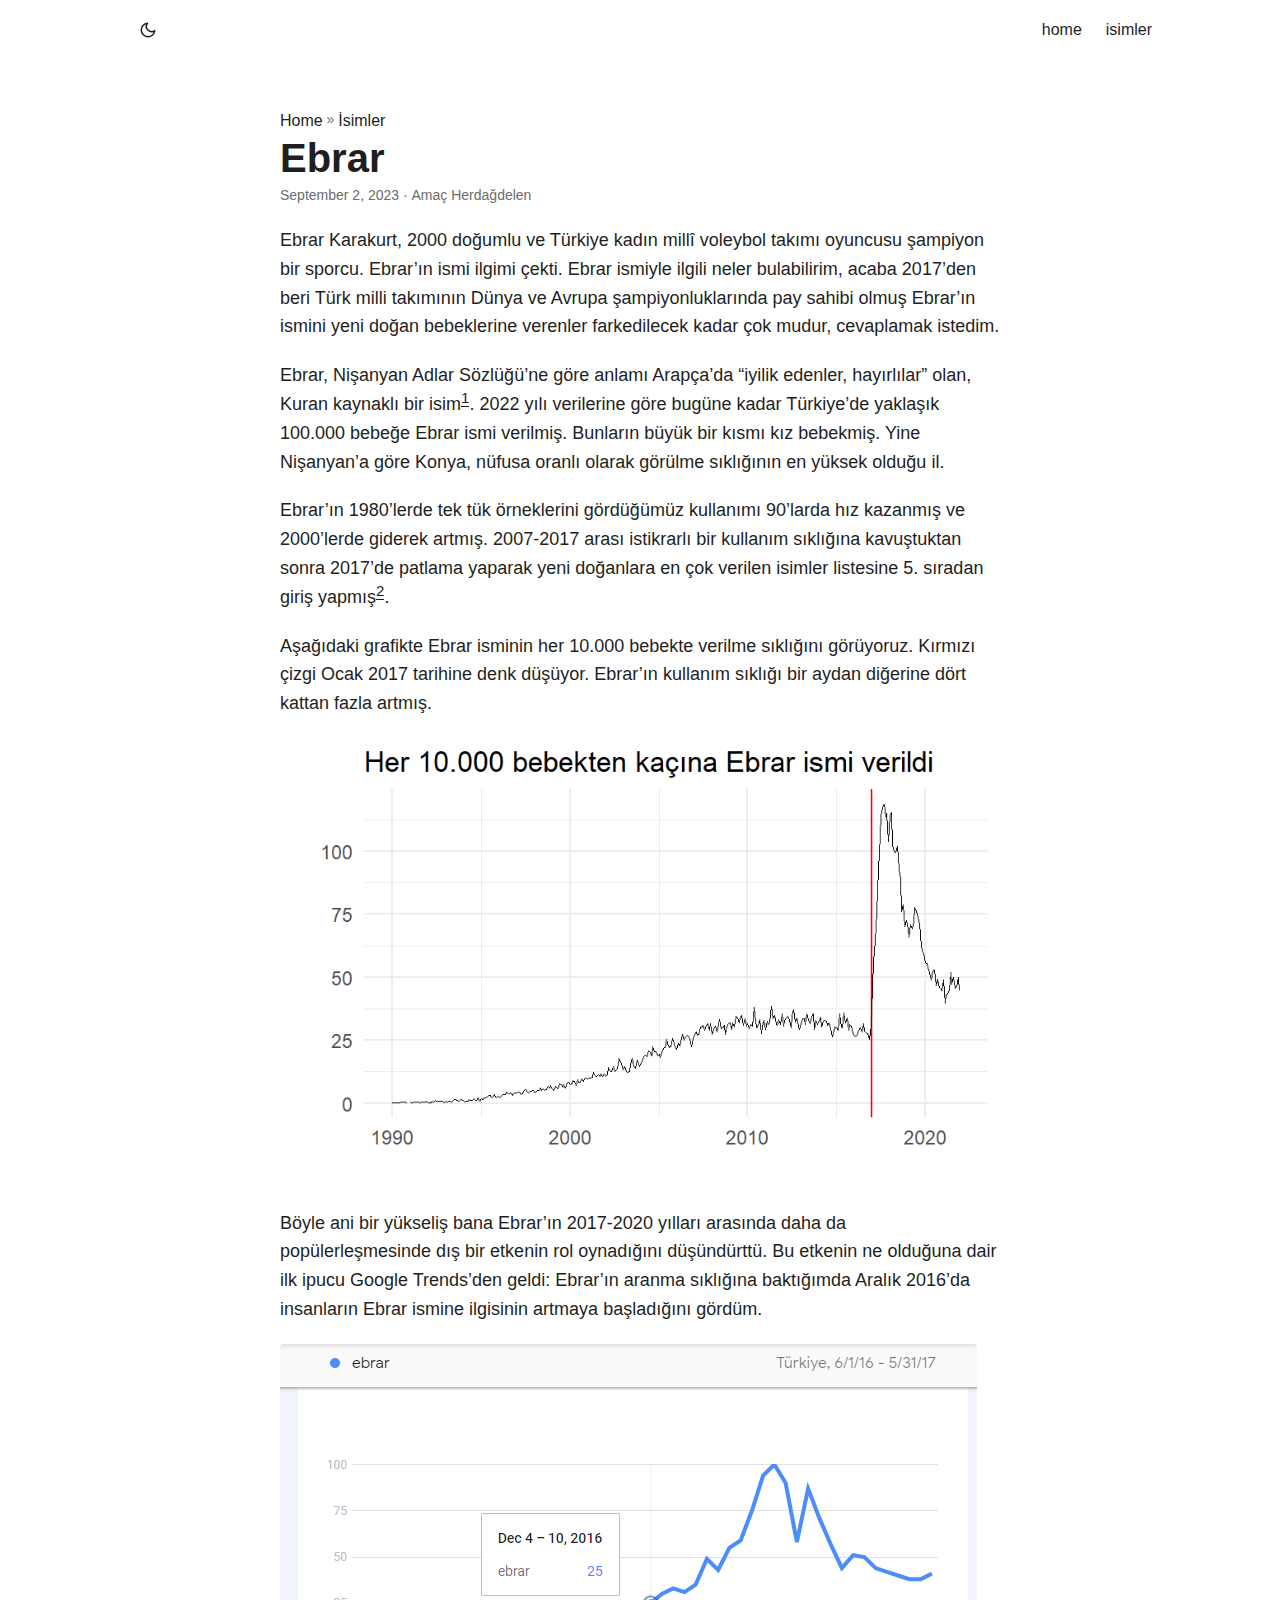
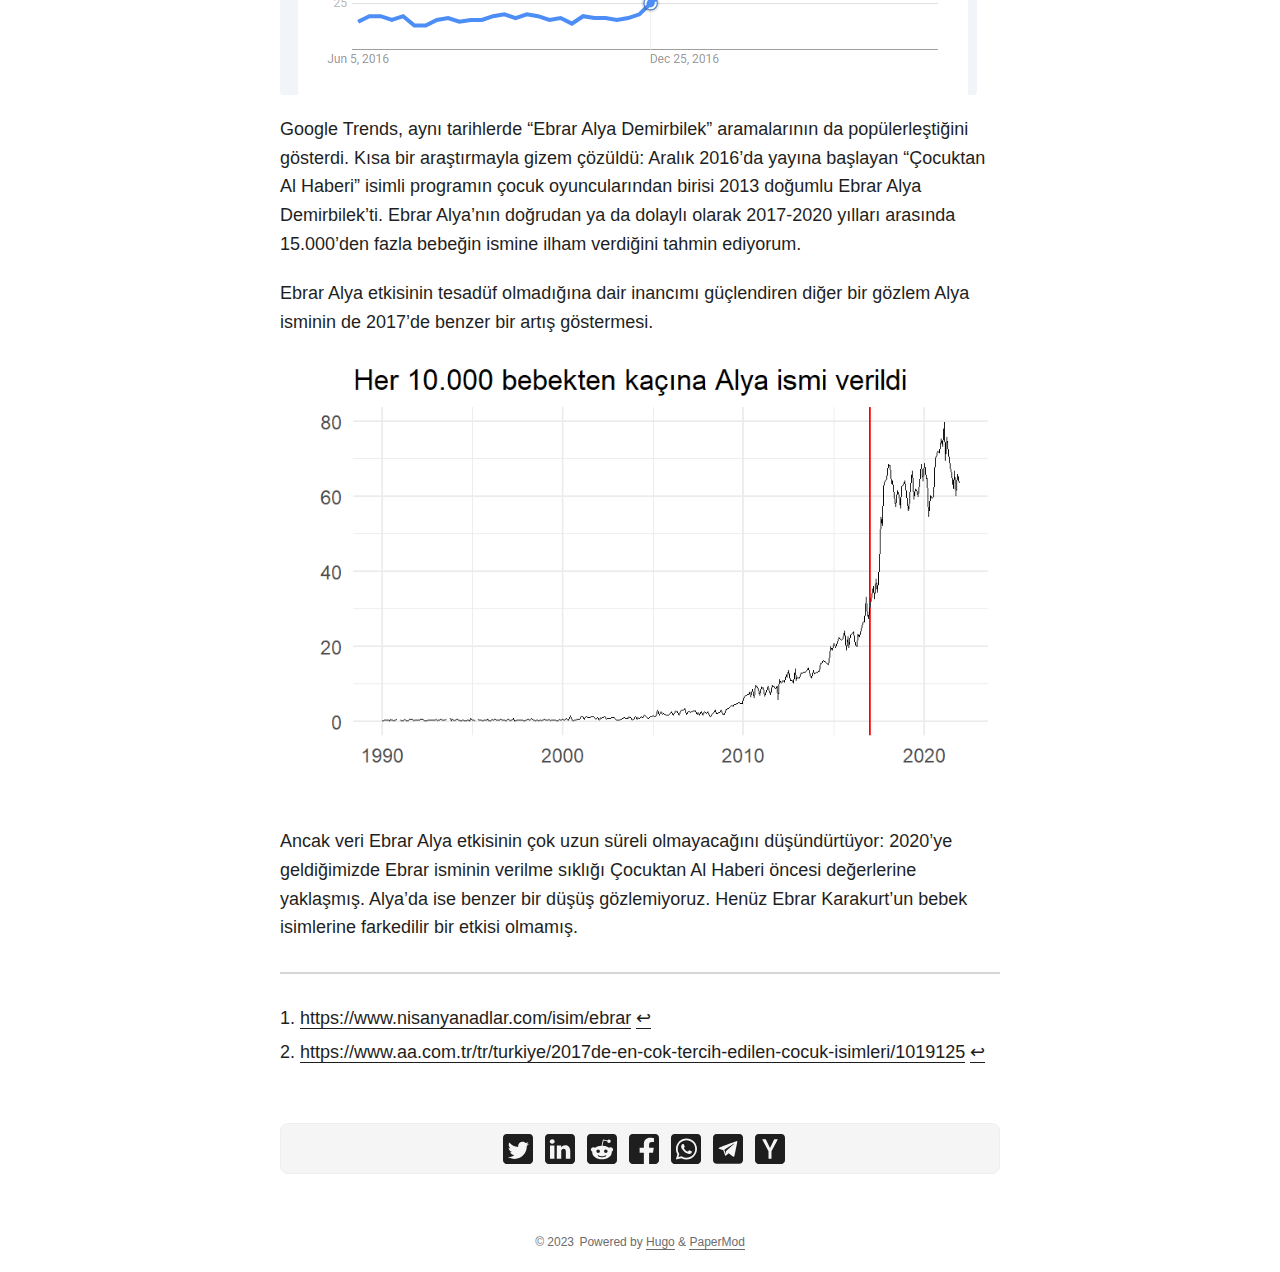
<file: isimler/ebrar/index.html>
<!doctype html><html lang=en dir=auto><head><meta charset=utf-8><meta http-equiv=x-ua-compatible content="IE=edge"><meta name=viewport content="width=device-width,initial-scale=1,shrink-to-fit=no"><meta name=robots content="index, follow"><title>Ebrar |</title><meta name=keywords content><meta name=description content="Ebrar Karakurt, 2000 doğumlu ve Türkiye kadın millî voleybol takımı oyuncusu şampiyon bir sporcu. Ebrar&rsquo;ın ismi ilgimi çekti. Ebrar ismiyle ilgili neler bulabilirim, acaba 2017&rsquo;den beri Türk milli takımının Dünya ve Avrupa şampiyonluklarında pay sahibi olmuş Ebrar&rsquo;ın ismini yeni doğan bebeklerine verenler farkedilecek kadar çok mudur, cevaplamak istedim.
Ebrar, Nişanyan Adlar Sözlüğü&rsquo;ne göre anlamı Arapça&rsquo;da &ldquo;iyilik edenler, hayırlılar&rdquo; olan, Kuran kaynaklı bir isim1. 2022 yılı verilerine göre bugüne kadar Türkiye&rsquo;de yaklaşık 100."><meta name=author content="Amaç Herdağdelen"><link rel=canonical href=//www.herdagdelen.com/isimler/ebrar/><link crossorigin=anonymous href=/assets/css/stylesheet.css rel="preload stylesheet" as=style><script defer crossorigin=anonymous src=/assets/js/highlight.js onload=hljs.initHighlightingOnLoad()></script>
<link rel=icon href=//www.herdagdelen.com/favicon.ico><link rel=icon type=image/png sizes=16x16 href=//www.herdagdelen.com/favicon-16x16.png><link rel=icon type=image/png sizes=32x32 href=//www.herdagdelen.com/favicon-32x32.png><link rel=apple-touch-icon href=//www.herdagdelen.com/apple-touch-icon.png><link rel=mask-icon href=//www.herdagdelen.com/safari-pinned-tab.svg><meta name=theme-color content="#2e2e33"><meta name=msapplication-TileColor content="#2e2e33"><noscript><style>#theme-toggle,.top-link{display:none}</style><style>@media(prefers-color-scheme:dark){:root{--theme:rgb(29, 30, 32);--entry:rgb(46, 46, 51);--primary:rgb(218, 218, 219);--secondary:rgb(155, 156, 157);--tertiary:rgb(65, 66, 68);--content:rgb(196, 196, 197);--hljs-bg:rgb(46, 46, 51);--code-bg:rgb(55, 56, 62);--border:rgb(51, 51, 51)}.list{background:var(--theme)}.list:not(.dark)::-webkit-scrollbar-track{background:0 0}.list:not(.dark)::-webkit-scrollbar-thumb{border-color:var(--theme)}}</style></noscript><script async src="https://www.googletagmanager.com/gtag/js?id=G-KNZ8N9W1RR"></script>
<script>var doNotTrack=!1;if(!doNotTrack){window.dataLayer=window.dataLayer||[];function gtag(){dataLayer.push(arguments)}gtag("js",new Date),gtag("config","G-KNZ8N9W1RR",{anonymize_ip:!1})}</script><meta property="og:title" content="Ebrar"><meta property="og:description" content="Ebrar Karakurt, 2000 doğumlu ve Türkiye kadın millî voleybol takımı oyuncusu şampiyon bir sporcu. Ebrar&rsquo;ın ismi ilgimi çekti. Ebrar ismiyle ilgili neler bulabilirim, acaba 2017&rsquo;den beri Türk milli takımının Dünya ve Avrupa şampiyonluklarında pay sahibi olmuş Ebrar&rsquo;ın ismini yeni doğan bebeklerine verenler farkedilecek kadar çok mudur, cevaplamak istedim.
Ebrar, Nişanyan Adlar Sözlüğü&rsquo;ne göre anlamı Arapça&rsquo;da &ldquo;iyilik edenler, hayırlılar&rdquo; olan, Kuran kaynaklı bir isim1. 2022 yılı verilerine göre bugüne kadar Türkiye&rsquo;de yaklaşık 100."><meta property="og:type" content="article"><meta property="og:url" content="//www.herdagdelen.com/isimler/ebrar/"><meta property="article:section" content="İsimler"><meta property="article:published_time" content="2023-09-02T22:15:58+03:00"><meta property="article:modified_time" content="2023-09-02T22:15:58+03:00"><meta property="og:site_name" content="Amaç Herdağdelen"><meta name=twitter:card content="summary"><meta name=twitter:title content="Ebrar"><meta name=twitter:description content="Ebrar Karakurt, 2000 doğumlu ve Türkiye kadın millî voleybol takımı oyuncusu şampiyon bir sporcu. Ebrar&rsquo;ın ismi ilgimi çekti. Ebrar ismiyle ilgili neler bulabilirim, acaba 2017&rsquo;den beri Türk milli takımının Dünya ve Avrupa şampiyonluklarında pay sahibi olmuş Ebrar&rsquo;ın ismini yeni doğan bebeklerine verenler farkedilecek kadar çok mudur, cevaplamak istedim.
Ebrar, Nişanyan Adlar Sözlüğü&rsquo;ne göre anlamı Arapça&rsquo;da &ldquo;iyilik edenler, hayırlılar&rdquo; olan, Kuran kaynaklı bir isim1. 2022 yılı verilerine göre bugüne kadar Türkiye&rsquo;de yaklaşık 100."><script type=application/ld+json>{"@context":"https://schema.org","@type":"BreadcrumbList","itemListElement":[{"@type":"ListItem","position":2,"name":"İsimler","item":"//www.herdagdelen.com/isimler/"},{"@type":"ListItem","position":3,"name":"Ebrar","item":"//www.herdagdelen.com/isimler/ebrar/"}]}</script><script type=application/ld+json>{"@context":"https://schema.org","@type":"BlogPosting","headline":"Ebrar","name":"Ebrar","description":"Ebrar Karakurt, 2000 doğumlu ve Türkiye kadın millî voleybol takımı oyuncusu şampiyon bir sporcu. Ebrar\u0026rsquo;ın ismi ilgimi çekti. Ebrar ismiyle ilgili neler bulabilirim, acaba 2017\u0026rsquo;den beri Türk milli takımının Dünya ve Avrupa şampiyonluklarında pay sahibi olmuş Ebrar\u0026rsquo;ın ismini yeni doğan bebeklerine verenler farkedilecek kadar çok mudur, cevaplamak istedim.\nEbrar, Nişanyan Adlar Sözlüğü\u0026rsquo;ne göre anlamı Arapça\u0026rsquo;da \u0026ldquo;iyilik edenler, hayırlılar\u0026rdquo; olan, Kuran kaynaklı bir isim1. 2022 yılı verilerine göre bugüne kadar Türkiye\u0026rsquo;de yaklaşık 100.","keywords":[],"articleBody":"Ebrar Karakurt, 2000 doğumlu ve Türkiye kadın millî voleybol takımı oyuncusu şampiyon bir sporcu. Ebrar’ın ismi ilgimi çekti. Ebrar ismiyle ilgili neler bulabilirim, acaba 2017’den beri Türk milli takımının Dünya ve Avrupa şampiyonluklarında pay sahibi olmuş Ebrar’ın ismini yeni doğan bebeklerine verenler farkedilecek kadar çok mudur, cevaplamak istedim.\nEbrar, Nişanyan Adlar Sözlüğü’ne göre anlamı Arapça’da “iyilik edenler, hayırlılar” olan, Kuran kaynaklı bir isim1. 2022 yılı verilerine göre bugüne kadar Türkiye’de yaklaşık 100.000 bebeğe Ebrar ismi verilmiş. Bunların büyük bir kısmı kız bebekmiş. Yine Nişanyan’a göre Konya, nüfusa oranlı olarak görülme sıklığının en yüksek olduğu il.\nEbrar’ın 1980’lerde tek tük örneklerini gördüğümüz kullanımı 90’larda hız kazanmış ve 2000’lerde giderek artmış. 2007-2017 arası istikrarlı bir kullanım sıklığına kavuştuktan sonra 2017’de patlama yaparak yeni doğanlara en çok verilen isimler listesine 5. sıradan giriş yapmış2.\nAşağıdaki grafikte Ebrar isminin her 10.000 bebekte verilme sıklığını görüyoruz. Kırmızı çizgi Ocak 2017 tarihine denk düşüyor. Ebrar’ın kullanım sıklığı bir aydan diğerine dört kattan fazla artmış.\nBöyle ani bir yükseliş bana Ebrar’ın 2017-2020 yılları arasında daha da popülerleşmesinde dış bir etkenin rol oynadığını düşündürttü. Bu etkenin ne olduğuna dair ilk ipucu Google Trends’den geldi: Ebrar’ın aranma sıklığına baktığımda Aralık 2016’da insanların Ebrar ismine ilgisinin artmaya başladığını gördüm.\nGoogle Trends, aynı tarihlerde “Ebrar Alya Demirbilek” aramalarının da popülerleştiğini gösterdi. Kısa bir araştırmayla gizem çözüldü: Aralık 2016’da yayına başlayan “Çocuktan Al Haberi” isimli programın çocuk oyuncularından birisi 2013 doğumlu Ebrar Alya Demirbilek’ti. Ebrar Alya’nın doğrudan ya da dolaylı olarak 2017-2020 yılları arasında 15.000’den fazla bebeğin ismine ilham verdiğini tahmin ediyorum.\nEbrar Alya etkisinin tesadüf olmadığına dair inancımı güçlendiren diğer bir gözlem Alya isminin de 2017’de benzer bir artış göstermesi.\nAncak veri Ebrar Alya etkisinin çok uzun süreli olmayacağını düşündürtüyor: 2020’ye geldiğimizde Ebrar isminin verilme sıklığı Çocuktan Al Haberi öncesi değerlerine yaklaşmış. Alya’da ise benzer bir düşüş gözlemiyoruz. Henüz Ebrar Karakurt’un bebek isimlerine farkedilir bir etkisi olmamış.\nhttps://www.nisanyanadlar.com/isim/ebrar ↩︎\nhttps://www.aa.com.tr/tr/turkiye/2017de-en-cok-tercih-edilen-cocuk-isimleri/1019125 ↩︎\n","wordCount":"308","inLanguage":"en","datePublished":"2023-09-02T22:15:58+03:00","dateModified":"2023-09-02T22:15:58+03:00","author":{"@type":"Person","name":"Amaç Herdağdelen"},"mainEntityOfPage":{"@type":"WebPage","@id":"//www.herdagdelen.com/isimler/ebrar/"},"publisher":{"@type":"Organization","name":"","logo":{"@type":"ImageObject","url":"//www.herdagdelen.com/favicon.ico"}}}</script><link rel=stylesheet href=https://cdnjs.cloudflare.com/ajax/libs/font-awesome/6.2.1/css/all.min.css integrity="sha512-MV7K8+y+gLIBoVD59lQIYicR65iaqukzvf/nwasF0nqhPay5w/9lJmVM2hMDcnK1OnMGCdVK+iQrJ7lzPJQd1w==" crossorigin=anonymous referrerpolicy=no-referrer></head><body id=top><script>localStorage.getItem("pref-theme")==="dark"?document.body.classList.add("dark"):localStorage.getItem("pref-theme")==="light"?document.body.classList.remove("dark"):window.matchMedia("(prefers-color-scheme: dark)").matches&&document.body.classList.add("dark")</script><header class=header><nav class=nav><div class=logo><div class=logo-switches><button id=theme-toggle accesskey=t title="(Alt + T)"><svg id="moon" xmlns="http://www.w3.org/2000/svg" width="24" height="18" viewBox="0 0 24 24" fill="none" stroke="currentcolor" stroke-width="2" stroke-linecap="round" stroke-linejoin="round"><path d="M21 12.79A9 9 0 1111.21 3 7 7 0 0021 12.79z"/></svg><svg id="sun" xmlns="http://www.w3.org/2000/svg" width="24" height="18" viewBox="0 0 24 24" fill="none" stroke="currentcolor" stroke-width="2" stroke-linecap="round" stroke-linejoin="round"><circle cx="12" cy="12" r="5"/><line x1="12" y1="1" x2="12" y2="3"/><line x1="12" y1="21" x2="12" y2="23"/><line x1="4.22" y1="4.22" x2="5.64" y2="5.64"/><line x1="18.36" y1="18.36" x2="19.78" y2="19.78"/><line x1="1" y1="12" x2="3" y2="12"/><line x1="21" y1="12" x2="23" y2="12"/><line x1="4.22" y1="19.78" x2="5.64" y2="18.36"/><line x1="18.36" y1="5.64" x2="19.78" y2="4.22"/></svg></button></div></div><ul id=menu><li><a href=//www.herdagdelen.com/ title=home><span>home</span></a></li><li><a href=//www.herdagdelen.com/isimler/ title=isimler><span>isimler</span></a></li></ul></nav></header><main class=main><article class=post-single><header class=post-header><div class=breadcrumbs><a href=//www.herdagdelen.com>Home</a>&nbsp;»&nbsp;<a href=//www.herdagdelen.com/isimler/>İsimler</a></div><h1 class=post-title>Ebrar</h1><div class=post-meta><span title='2023-09-02 22:15:58 +0300 +0300'>September 2, 2023</span>&nbsp;·&nbsp;Amaç Herdağdelen</div></header><div class=post-content><p>Ebrar Karakurt, 2000 doğumlu ve Türkiye kadın millî voleybol takımı oyuncusu şampiyon bir sporcu. Ebrar&rsquo;ın ismi ilgimi çekti. Ebrar ismiyle ilgili neler bulabilirim, acaba 2017&rsquo;den beri Türk milli takımının Dünya ve Avrupa şampiyonluklarında pay sahibi olmuş Ebrar&rsquo;ın ismini yeni doğan bebeklerine verenler farkedilecek kadar çok mudur, cevaplamak istedim.</p><p>Ebrar, Nişanyan Adlar Sözlüğü&rsquo;ne göre anlamı Arapça&rsquo;da &ldquo;iyilik edenler, hayırlılar&rdquo; olan, Kuran kaynaklı bir isim<sup id=fnref:1><a href=#fn:1 class=footnote-ref role=doc-noteref>1</a></sup>. 2022 yılı verilerine göre bugüne kadar Türkiye&rsquo;de yaklaşık 100.000 bebeğe Ebrar ismi verilmiş. Bunların büyük bir kısmı kız bebekmiş. Yine Nişanyan&rsquo;a göre Konya, nüfusa oranlı olarak görülme sıklığının en yüksek olduğu il.</p><p>Ebrar&rsquo;ın 1980&rsquo;lerde tek tük örneklerini gördüğümüz kullanımı 90&rsquo;larda hız kazanmış ve 2000&rsquo;lerde giderek artmış. 2007-2017 arası istikrarlı bir kullanım sıklığına kavuştuktan sonra 2017&rsquo;de patlama yaparak yeni doğanlara en çok verilen isimler listesine 5. sıradan giriş yapmış<sup id=fnref:2><a href=#fn:2 class=footnote-ref role=doc-noteref>2</a></sup>.</p><p>Aşağıdaki grafikte Ebrar isminin her 10.000 bebekte verilme sıklığını görüyoruz. Kırmızı çizgi Ocak 2017 tarihine denk düşüyor. Ebrar&rsquo;ın kullanım sıklığı bir aydan diğerine dört kattan fazla artmış.</p><p><img loading=lazy src=/images/ebrar1.png alt="Aylara göre Ebrar isminin yeni doğanlara verilme sıklığı"></p><p>Böyle ani bir yükseliş bana Ebrar&rsquo;ın 2017-2020 yılları arasında daha da popülerleşmesinde dış bir etkenin rol oynadığını düşündürttü. Bu etkenin ne olduğuna dair ilk ipucu Google Trends&rsquo;den geldi: Ebrar&rsquo;ın aranma sıklığına baktığımda Aralık 2016&rsquo;da insanların Ebrar ismine ilgisinin artmaya başladığını gördüm.</p><p><img loading=lazy src=/images/ebrar2.png alt="Alt text"></p><p>Google Trends, aynı tarihlerde &ldquo;Ebrar Alya Demirbilek&rdquo; aramalarının da popülerleştiğini gösterdi. Kısa bir araştırmayla gizem çözüldü: Aralık 2016&rsquo;da yayına başlayan &ldquo;Çocuktan Al Haberi&rdquo; isimli programın çocuk oyuncularından birisi 2013 doğumlu Ebrar Alya Demirbilek&rsquo;ti. Ebrar Alya&rsquo;nın doğrudan ya da dolaylı olarak 2017-2020 yılları arasında 15.000&rsquo;den fazla bebeğin ismine ilham verdiğini tahmin ediyorum.</p><p>Ebrar Alya etkisinin tesadüf olmadığına dair inancımı güçlendiren diğer bir gözlem Alya isminin de 2017&rsquo;de benzer bir artış göstermesi.</p><p><img loading=lazy src=/images/ebrar3.png alt="Alt text"></p><p>Ancak veri Ebrar Alya etkisinin çok uzun süreli olmayacağını düşündürtüyor: 2020&rsquo;ye geldiğimizde Ebrar isminin verilme sıklığı Çocuktan Al Haberi öncesi değerlerine yaklaşmış. Alya&rsquo;da ise benzer bir düşüş gözlemiyoruz. Henüz Ebrar Karakurt&rsquo;un bebek isimlerine farkedilir bir etkisi olmamış.</p><div class=footnotes role=doc-endnotes><hr><ol><li id=fn:1><p><a href=https://www.nisanyanadlar.com/isim/ebrar>https://www.nisanyanadlar.com/isim/ebrar</a>&#160;<a href=#fnref:1 class=footnote-backref role=doc-backlink>&#8617;&#xfe0e;</a></p></li><li id=fn:2><p><a href=https://www.aa.com.tr/tr/turkiye/2017de-en-cok-tercih-edilen-cocuk-isimleri/1019125>https://www.aa.com.tr/tr/turkiye/2017de-en-cok-tercih-edilen-cocuk-isimleri/1019125</a>&#160;<a href=#fnref:2 class=footnote-backref role=doc-backlink>&#8617;&#xfe0e;</a></p></li></ol></div></div><footer class=post-footer><ul class=post-tags></ul><div class=share-buttons><a target=_blank rel="noopener noreferrer" aria-label="share Ebrar on twitter" href="https://twitter.com/intent/tweet/?text=Ebrar&amp;url=%2f%2fwww.herdagdelen.com%2fisimler%2febrar%2f&amp;hashtags="><svg viewBox="0 0 512 512" height="30" width="30" fill="currentcolor"><path d="M449.446.0C483.971.0 512 28.03 512 62.554v386.892C512 483.97 483.97 512 449.446 512H62.554c-34.524.0-62.554-28.03-62.554-62.554V62.554c0-34.524 28.029-62.554 62.554-62.554h386.892zM195.519 424.544c135.939.0 210.268-112.643 210.268-210.268.0-3.218.0-6.437-.153-9.502 14.406-10.421 26.973-23.448 36.935-38.314-13.18 5.824-27.433 9.809-42.452 11.648 15.326-9.196 26.973-23.602 32.49-40.92-14.252 8.429-30.038 14.56-46.896 17.931-13.487-14.406-32.644-23.295-53.946-23.295-40.767.0-73.87 33.104-73.87 73.87.0 5.824.613 11.494 1.992 16.858-61.456-3.065-115.862-32.49-152.337-77.241-6.284 10.881-9.962 23.601-9.962 37.088.0 25.594 13.027 48.276 32.95 61.456-12.107-.307-23.448-3.678-33.41-9.196v.92c0 35.862 25.441 65.594 59.311 72.49-6.13 1.686-12.72 2.606-19.464 2.606-4.751.0-9.348-.46-13.946-1.38 9.349 29.426 36.628 50.728 68.965 51.341-25.287 19.771-57.164 31.571-91.8 31.571-5.977.0-11.801-.306-17.625-1.073 32.337 21.15 71.264 33.41 112.95 33.41z"/></svg></a><a target=_blank rel="noopener noreferrer" aria-label="share Ebrar on linkedin" href="https://www.linkedin.com/shareArticle?mini=true&amp;url=%2f%2fwww.herdagdelen.com%2fisimler%2febrar%2f&amp;title=Ebrar&amp;summary=Ebrar&amp;source=%2f%2fwww.herdagdelen.com%2fisimler%2febrar%2f"><svg viewBox="0 0 512 512" height="30" width="30" fill="currentcolor"><path d="M449.446.0C483.971.0 512 28.03 512 62.554v386.892C512 483.97 483.97 512 449.446 512H62.554c-34.524.0-62.554-28.03-62.554-62.554V62.554c0-34.524 28.029-62.554 62.554-62.554h386.892zM160.461 423.278V197.561h-75.04v225.717h75.04zm270.539.0V293.839c0-69.333-37.018-101.586-86.381-101.586-39.804.0-57.634 21.891-67.617 37.266v-31.958h-75.021c.995 21.181.0 225.717.0 225.717h75.02V297.222c0-6.748.486-13.492 2.474-18.315 5.414-13.475 17.767-27.434 38.494-27.434 27.135.0 38.007 20.707 38.007 51.037v120.768H431zM123.448 88.722C97.774 88.722 81 105.601 81 127.724c0 21.658 16.264 39.002 41.455 39.002h.484c26.165.0 42.452-17.344 42.452-39.002-.485-22.092-16.241-38.954-41.943-39.002z"/></svg></a><a target=_blank rel="noopener noreferrer" aria-label="share Ebrar on reddit" href="https://reddit.com/submit?url=%2f%2fwww.herdagdelen.com%2fisimler%2febrar%2f&title=Ebrar"><svg viewBox="0 0 512 512" height="30" width="30" fill="currentcolor"><path d="M449.446.0C483.971.0 512 28.03 512 62.554v386.892C512 483.97 483.97 512 449.446 512H62.554c-34.524.0-62.554-28.03-62.554-62.554V62.554c0-34.524 28.029-62.554 62.554-62.554h386.892zM446 265.638c0-22.964-18.616-41.58-41.58-41.58-11.211.0-21.361 4.457-28.841 11.666-28.424-20.508-67.586-33.757-111.204-35.278l18.941-89.121 61.884 13.157c.756 15.734 13.642 28.29 29.56 28.29 16.407.0 29.706-13.299 29.706-29.701.0-16.403-13.299-29.702-29.706-29.702-11.666.0-21.657 6.792-26.515 16.578l-69.105-14.69c-1.922-.418-3.939-.042-5.585 1.036-1.658 1.073-2.811 2.761-3.224 4.686l-21.152 99.438c-44.258 1.228-84.046 14.494-112.837 35.232-7.468-7.164-17.589-11.591-28.757-11.591-22.965.0-41.585 18.616-41.585 41.58.0 16.896 10.095 31.41 24.568 37.918-.639 4.135-.99 8.328-.99 12.576.0 63.977 74.469 115.836 166.33 115.836s166.334-51.859 166.334-115.836c0-4.218-.347-8.387-.977-12.493 14.564-6.47 24.735-21.034 24.735-38.001zM326.526 373.831c-20.27 20.241-59.115 21.816-70.534 21.816-11.428.0-50.277-1.575-70.522-21.82-3.007-3.008-3.007-7.882.0-10.889 3.003-2.999 7.882-3.003 10.885.0 12.777 12.781 40.11 17.317 59.637 17.317 19.522.0 46.86-4.536 59.657-17.321 3.016-2.999 7.886-2.995 10.885.008 3.008 3.011 3.003 7.882-.008 10.889zm-5.23-48.781c-16.373.0-29.701-13.324-29.701-29.698.0-16.381 13.328-29.714 29.701-29.714 16.378.0 29.706 13.333 29.706 29.714.0 16.374-13.328 29.698-29.706 29.698zM160.91 295.348c0-16.381 13.328-29.71 29.714-29.71 16.369.0 29.689 13.329 29.689 29.71.0 16.373-13.32 29.693-29.689 29.693-16.386.0-29.714-13.32-29.714-29.693z"/></svg></a><a target=_blank rel="noopener noreferrer" aria-label="share Ebrar on facebook" href="https://facebook.com/sharer/sharer.php?u=%2f%2fwww.herdagdelen.com%2fisimler%2febrar%2f"><svg viewBox="0 0 512 512" height="30" width="30" fill="currentcolor"><path d="M449.446.0C483.971.0 512 28.03 512 62.554v386.892C512 483.97 483.97 512 449.446 512H342.978V319.085h66.6l12.672-82.621h-79.272v-53.617c0-22.603 11.073-44.636 46.58-44.636H425.6v-70.34s-32.71-5.582-63.982-5.582c-65.288.0-107.96 39.569-107.96 111.204v62.971h-72.573v82.621h72.573V512h-191.104c-34.524.0-62.554-28.03-62.554-62.554V62.554c0-34.524 28.029-62.554 62.554-62.554h386.892z"/></svg></a><a target=_blank rel="noopener noreferrer" aria-label="share Ebrar on whatsapp" href="https://api.whatsapp.com/send?text=Ebrar%20-%20%2f%2fwww.herdagdelen.com%2fisimler%2febrar%2f"><svg viewBox="0 0 512 512" height="30" width="30" fill="currentcolor"><path d="M449.446.0C483.971.0 512 28.03 512 62.554v386.892C512 483.97 483.97 512 449.446 512H62.554c-34.524.0-62.554-28.03-62.554-62.554V62.554c0-34.524 28.029-62.554 62.554-62.554h386.892zm-58.673 127.703c-33.842-33.881-78.847-52.548-126.798-52.568-98.799.0-179.21 80.405-179.249 179.234-.013 31.593 8.241 62.428 23.927 89.612l-25.429 92.884 95.021-24.925c26.181 14.28 55.659 21.807 85.658 21.816h.074c98.789.0 179.206-80.413 179.247-179.243.018-47.895-18.61-92.93-52.451-126.81zM263.976 403.485h-.06c-26.734-.01-52.954-7.193-75.828-20.767l-5.441-3.229-56.386 14.792 15.05-54.977-3.542-5.637c-14.913-23.72-22.791-51.136-22.779-79.287.033-82.142 66.867-148.971 149.046-148.971 39.793.014 77.199 15.531 105.329 43.692 28.128 28.16 43.609 65.592 43.594 105.4-.034 82.149-66.866 148.983-148.983 148.984zm81.721-111.581c-4.479-2.242-26.499-13.075-30.604-14.571-4.105-1.495-7.091-2.241-10.077 2.241-2.986 4.483-11.569 14.572-14.182 17.562-2.612 2.988-5.225 3.364-9.703 1.12-4.479-2.241-18.91-6.97-36.017-22.23C231.8 264.15 222.81 249.484 220.198 245s-.279-6.908 1.963-9.14c2.016-2.007 4.48-5.232 6.719-7.847 2.24-2.615 2.986-4.484 4.479-7.472 1.493-2.99.747-5.604-.374-7.846-1.119-2.241-10.077-24.288-13.809-33.256-3.635-8.733-7.327-7.55-10.077-7.688-2.609-.13-5.598-.158-8.583-.158-2.986.0-7.839 1.121-11.944 5.604-4.105 4.484-15.675 15.32-15.675 37.364.0 22.046 16.048 43.342 18.287 46.332 2.24 2.99 31.582 48.227 76.511 67.627 10.685 4.615 19.028 7.371 25.533 9.434 10.728 3.41 20.492 2.929 28.209 1.775 8.605-1.285 26.499-10.833 30.231-21.295 3.732-10.464 3.732-19.431 2.612-21.298-1.119-1.869-4.105-2.99-8.583-5.232z"/></svg></a><a target=_blank rel="noopener noreferrer" aria-label="share Ebrar on telegram" href="https://telegram.me/share/url?text=Ebrar&amp;url=%2f%2fwww.herdagdelen.com%2fisimler%2febrar%2f"><svg viewBox="2 2 28 28" height="30" width="30" fill="currentcolor"><path d="M26.49 29.86H5.5a3.37 3.37.0 01-2.47-1 3.35 3.35.0 01-1-2.47V5.48A3.36 3.36.0 013 3 3.37 3.37.0 015.5 2h21A3.38 3.38.0 0129 3a3.36 3.36.0 011 2.46V26.37a3.35 3.35.0 01-1 2.47 3.38 3.38.0 01-2.51 1.02zm-5.38-6.71a.79.79.0 00.85-.66L24.73 9.24a.55.55.0 00-.18-.46.62.62.0 00-.41-.17q-.08.0-16.53 6.11a.59.59.0 00-.41.59.57.57.0 00.43.52l4 1.24 1.61 4.83a.62.62.0 00.63.43.56.56.0 00.4-.17L16.54 20l4.09 3A.9.9.0 0021.11 23.15zM13.8 20.71l-1.21-4q8.72-5.55 8.78-5.55c.15.0.23.0.23.16a.18.18.0 010 .06s-2.51 2.3-7.52 6.8z"/></svg></a><a target=_blank rel="noopener noreferrer" aria-label="share Ebrar on ycombinator" href="https://news.ycombinator.com/submitlink?t=Ebrar&u=%2f%2fwww.herdagdelen.com%2fisimler%2febrar%2f"><svg width="30" height="30" viewBox="0 0 512 512" fill="currentcolor" xmlns:inkscape="http://www.inkscape.org/namespaces/inkscape"><path d="M449.446.0C483.971.0 512 28.03 512 62.554V449.446C512 483.97 483.97 512 449.446 512H62.554C28.03 512 0 483.97.0 449.446V62.554C0 28.03 28.029.0 62.554.0H449.446zM183.8767 87.9921h-62.034L230.6673 292.4508V424.0079h50.6655V292.4508L390.1575 87.9921H328.1233L256 238.2489z"/></svg></a></div></footer></article></main><footer class=footer><span>&copy; 2023 <a href=//www.herdagdelen.com></a></span>
<span>Powered by
<a href=https://gohugo.io/ rel="noopener noreferrer" target=_blank>Hugo</a> &
        <a href=https://github.com/adityatelange/hugo-PaperMod/ rel=noopener target=_blank>PaperMod</a></span></footer><a href=#top aria-label="go to top" title="Go to Top (Alt + G)" class=top-link id=top-link accesskey=g><svg xmlns="http://www.w3.org/2000/svg" viewBox="0 0 12 6" fill="currentcolor"><path d="M12 6H0l6-6z"/></svg></a><script>let menu=document.getElementById("menu");menu&&(menu.scrollLeft=localStorage.getItem("menu-scroll-position"),menu.onscroll=function(){localStorage.setItem("menu-scroll-position",menu.scrollLeft)}),document.querySelectorAll('a[href^="#"]').forEach(e=>{e.addEventListener("click",function(e){e.preventDefault();var t=this.getAttribute("href").substr(1);window.matchMedia("(prefers-reduced-motion: reduce)").matches?document.querySelector(`[id='${decodeURIComponent(t)}']`).scrollIntoView():document.querySelector(`[id='${decodeURIComponent(t)}']`).scrollIntoView({behavior:"smooth"}),t==="top"?history.replaceState(null,null," "):history.pushState(null,null,`#${t}`)})})</script><script>var mybutton=document.getElementById("top-link");window.onscroll=function(){document.body.scrollTop>800||document.documentElement.scrollTop>800?(mybutton.style.visibility="visible",mybutton.style.opacity="1"):(mybutton.style.visibility="hidden",mybutton.style.opacity="0")}</script><script>document.getElementById("theme-toggle").addEventListener("click",()=>{document.body.className.includes("dark")?(document.body.classList.remove("dark"),localStorage.setItem("pref-theme","light")):(document.body.classList.add("dark"),localStorage.setItem("pref-theme","dark"))})</script></body></html>
</file>
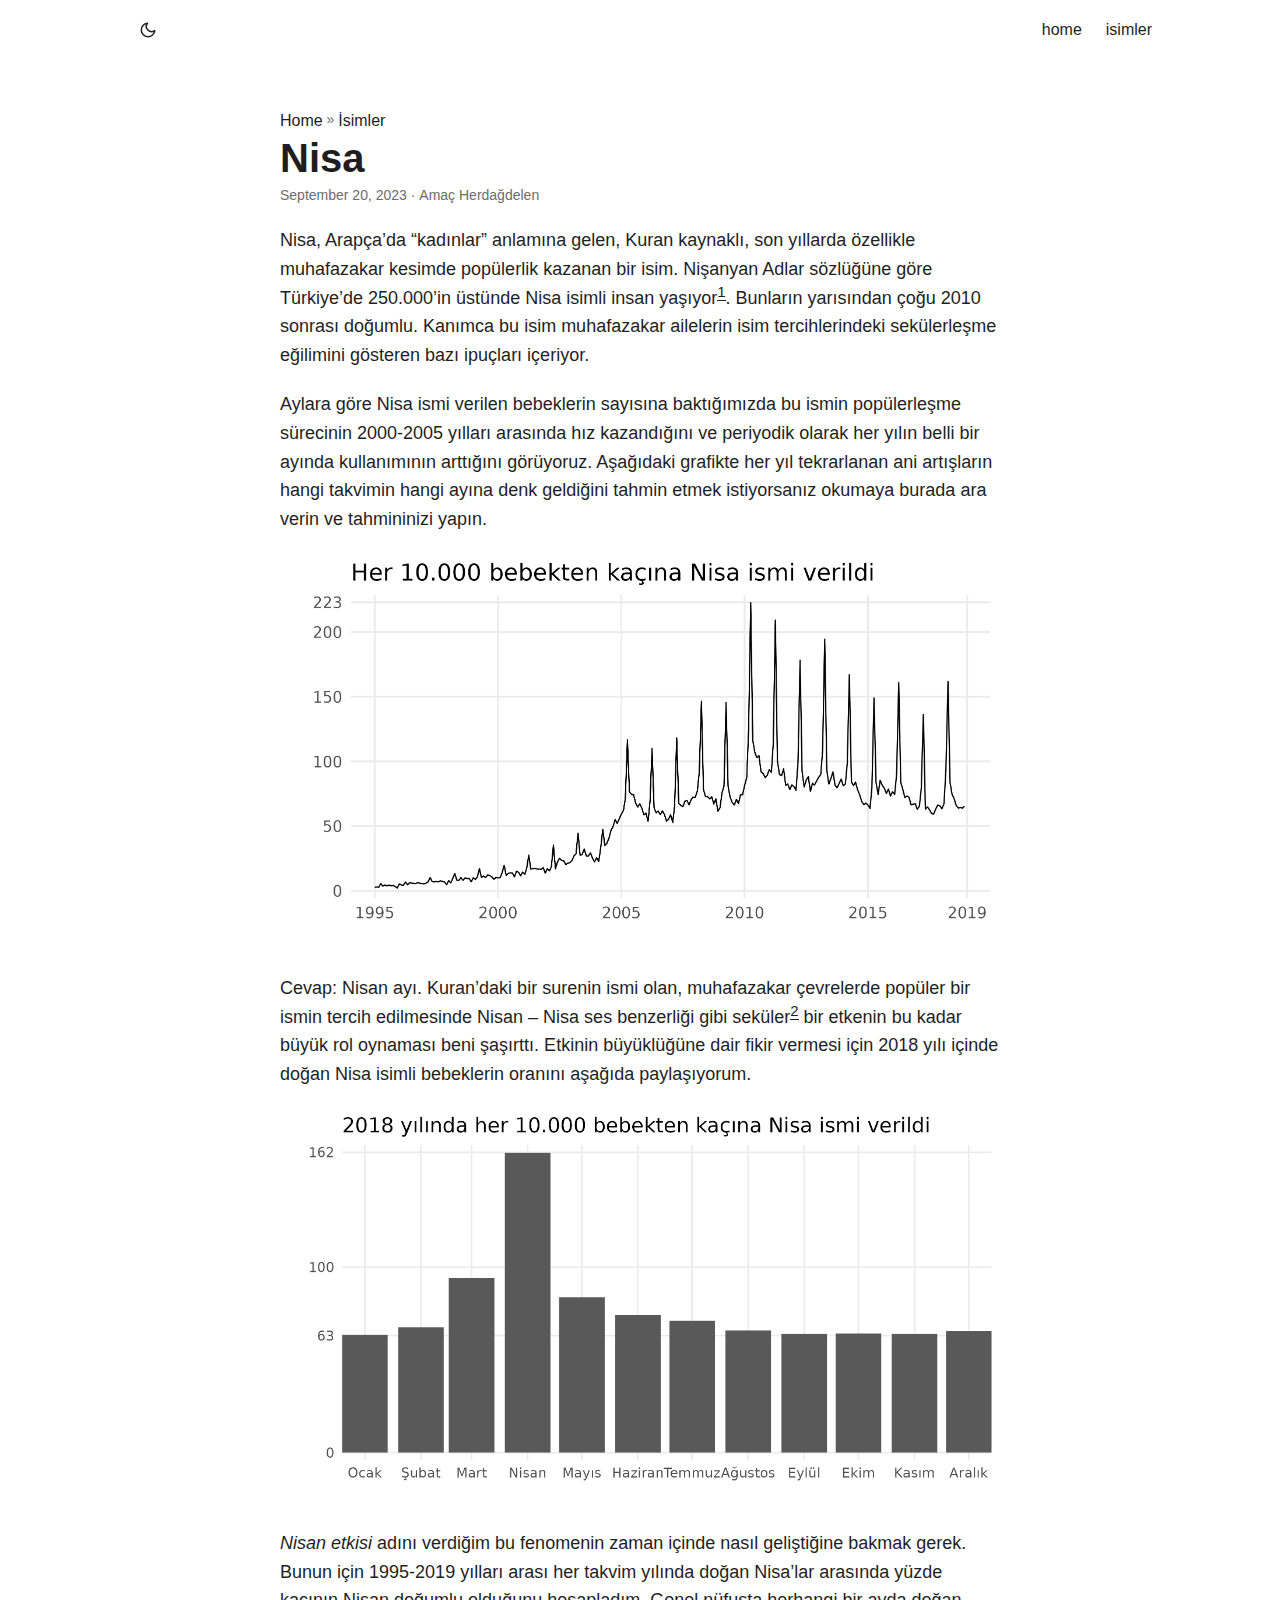
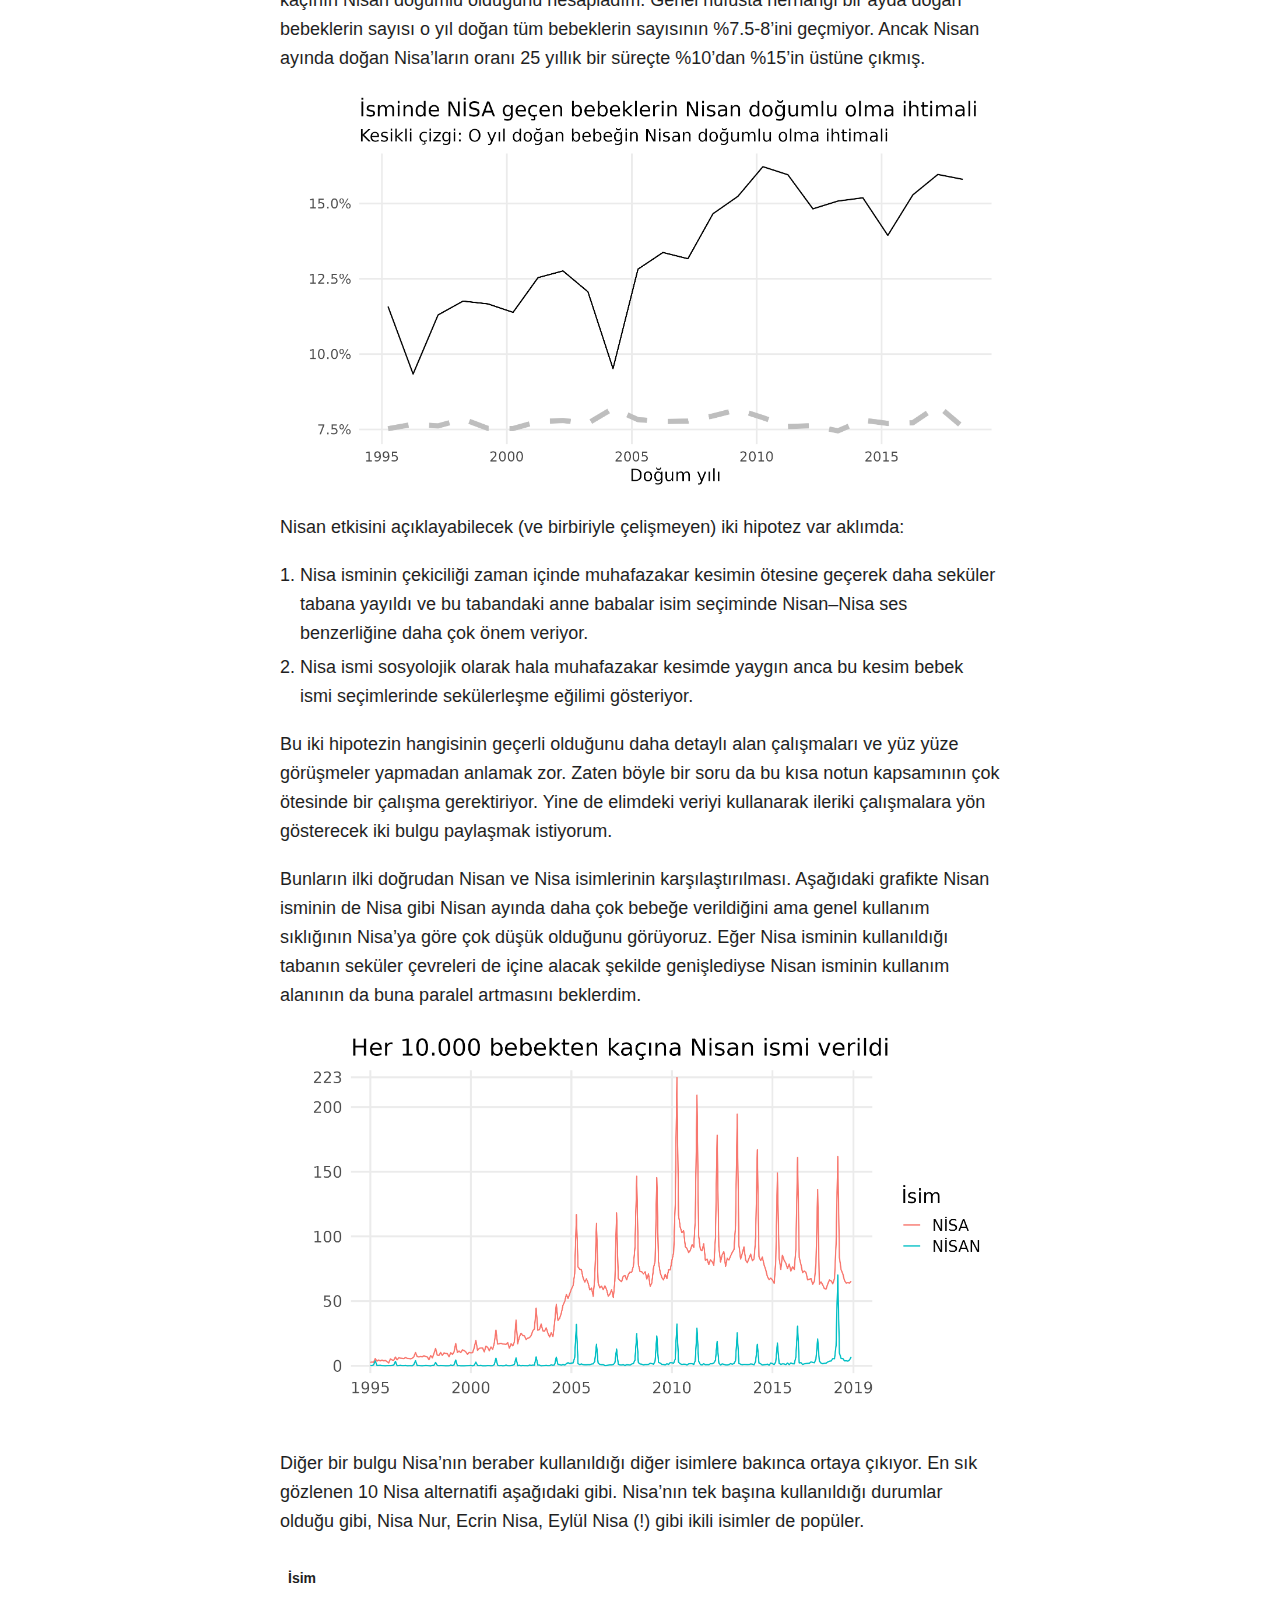
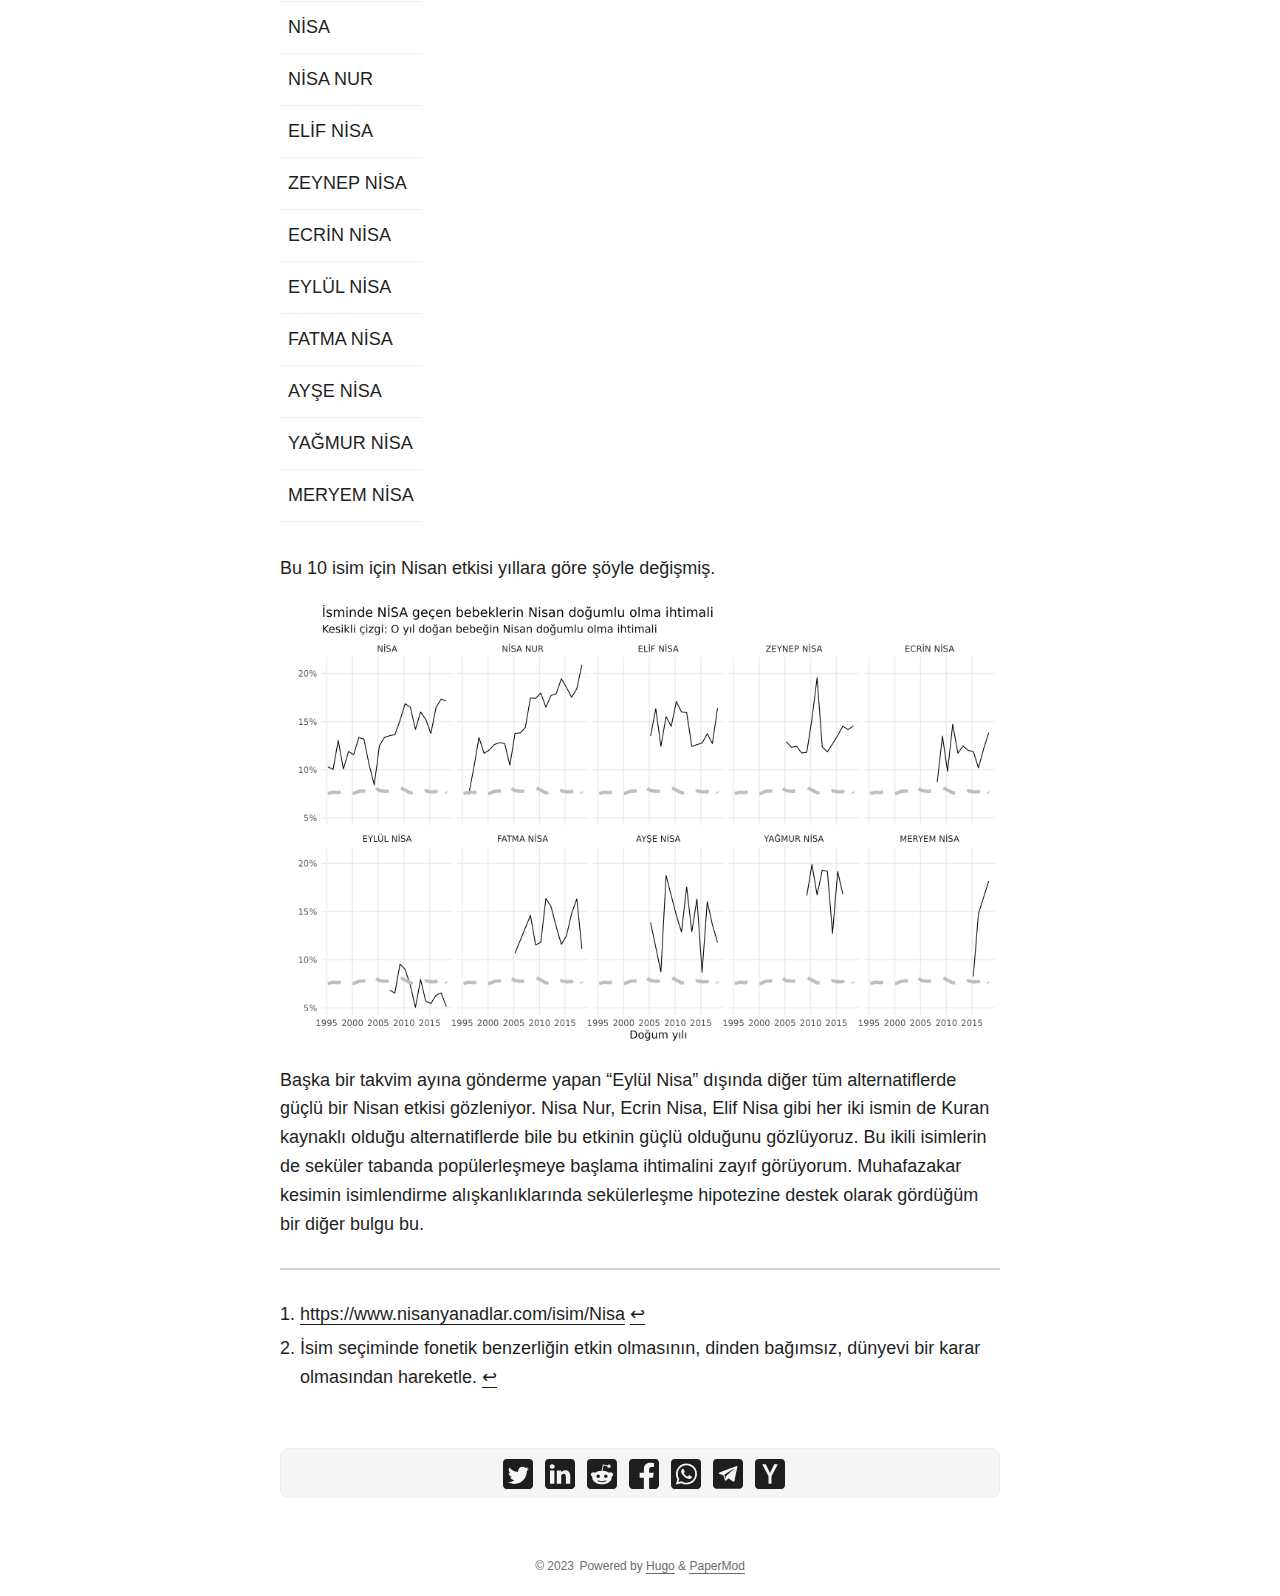
<file: isimler/nisa/index.html>
<!doctype html><html lang=en dir=auto><head><meta charset=utf-8><meta http-equiv=x-ua-compatible content="IE=edge"><meta name=viewport content="width=device-width,initial-scale=1,shrink-to-fit=no"><meta name=robots content="index, follow"><title>Nisa |</title><meta name=keywords content><meta name=description content="Nisa, Arapça&rsquo;da &ldquo;kadınlar&rdquo; anlamına gelen, Kuran kaynaklı, son yıllarda özellikle muhafazakar kesimde popülerlik kazanan bir isim. Nişanyan Adlar sözlüğüne göre Türkiye&rsquo;de 250.000&rsquo;in üstünde Nisa isimli insan yaşıyor1. Bunların yarısından çoğu 2010 sonrası doğumlu. Kanımca bu isim muhafazakar ailelerin isim tercihlerindeki sekülerleşme eğilimini gösteren bazı ipuçları içeriyor.
Aylara göre Nisa ismi verilen bebeklerin sayısına baktığımızda bu ismin popülerleşme sürecinin 2000-2005 yılları arasında hız kazandığını ve periyodik olarak her yılın belli bir ayında kullanımının arttığını görüyoruz."><meta name=author content="Amaç Herdağdelen"><link rel=canonical href=//www.herdagdelen.com/isimler/nisa/><link crossorigin=anonymous href=/assets/css/stylesheet.css rel="preload stylesheet" as=style><script defer crossorigin=anonymous src=/assets/js/highlight.js onload=hljs.initHighlightingOnLoad()></script>
<link rel=icon href=//www.herdagdelen.com/favicon.ico><link rel=icon type=image/png sizes=16x16 href=//www.herdagdelen.com/favicon-16x16.png><link rel=icon type=image/png sizes=32x32 href=//www.herdagdelen.com/favicon-32x32.png><link rel=apple-touch-icon href=//www.herdagdelen.com/apple-touch-icon.png><link rel=mask-icon href=//www.herdagdelen.com/safari-pinned-tab.svg><meta name=theme-color content="#2e2e33"><meta name=msapplication-TileColor content="#2e2e33"><noscript><style>#theme-toggle,.top-link{display:none}</style><style>@media(prefers-color-scheme:dark){:root{--theme:rgb(29, 30, 32);--entry:rgb(46, 46, 51);--primary:rgb(218, 218, 219);--secondary:rgb(155, 156, 157);--tertiary:rgb(65, 66, 68);--content:rgb(196, 196, 197);--hljs-bg:rgb(46, 46, 51);--code-bg:rgb(55, 56, 62);--border:rgb(51, 51, 51)}.list{background:var(--theme)}.list:not(.dark)::-webkit-scrollbar-track{background:0 0}.list:not(.dark)::-webkit-scrollbar-thumb{border-color:var(--theme)}}</style></noscript><script async src="https://www.googletagmanager.com/gtag/js?id=G-KNZ8N9W1RR"></script>
<script>var doNotTrack=!1;if(!doNotTrack){window.dataLayer=window.dataLayer||[];function gtag(){dataLayer.push(arguments)}gtag("js",new Date),gtag("config","G-KNZ8N9W1RR",{anonymize_ip:!1})}</script><meta property="og:title" content="Nisa"><meta property="og:description" content="Nisa, Arapça&rsquo;da &ldquo;kadınlar&rdquo; anlamına gelen, Kuran kaynaklı, son yıllarda özellikle muhafazakar kesimde popülerlik kazanan bir isim. Nişanyan Adlar sözlüğüne göre Türkiye&rsquo;de 250.000&rsquo;in üstünde Nisa isimli insan yaşıyor1. Bunların yarısından çoğu 2010 sonrası doğumlu. Kanımca bu isim muhafazakar ailelerin isim tercihlerindeki sekülerleşme eğilimini gösteren bazı ipuçları içeriyor.
Aylara göre Nisa ismi verilen bebeklerin sayısına baktığımızda bu ismin popülerleşme sürecinin 2000-2005 yılları arasında hız kazandığını ve periyodik olarak her yılın belli bir ayında kullanımının arttığını görüyoruz."><meta property="og:type" content="article"><meta property="og:url" content="//www.herdagdelen.com/isimler/nisa/"><meta property="article:section" content="İsimler"><meta property="article:published_time" content="2023-09-20T18:37:30+03:00"><meta property="article:modified_time" content="2023-09-20T18:37:30+03:00"><meta property="og:site_name" content="Amaç Herdağdelen"><meta name=twitter:card content="summary"><meta name=twitter:title content="Nisa"><meta name=twitter:description content="Nisa, Arapça&rsquo;da &ldquo;kadınlar&rdquo; anlamına gelen, Kuran kaynaklı, son yıllarda özellikle muhafazakar kesimde popülerlik kazanan bir isim. Nişanyan Adlar sözlüğüne göre Türkiye&rsquo;de 250.000&rsquo;in üstünde Nisa isimli insan yaşıyor1. Bunların yarısından çoğu 2010 sonrası doğumlu. Kanımca bu isim muhafazakar ailelerin isim tercihlerindeki sekülerleşme eğilimini gösteren bazı ipuçları içeriyor.
Aylara göre Nisa ismi verilen bebeklerin sayısına baktığımızda bu ismin popülerleşme sürecinin 2000-2005 yılları arasında hız kazandığını ve periyodik olarak her yılın belli bir ayında kullanımının arttığını görüyoruz."><script type=application/ld+json>{"@context":"https://schema.org","@type":"BreadcrumbList","itemListElement":[{"@type":"ListItem","position":2,"name":"İsimler","item":"//www.herdagdelen.com/isimler/"},{"@type":"ListItem","position":3,"name":"Nisa","item":"//www.herdagdelen.com/isimler/nisa/"}]}</script><script type=application/ld+json>{"@context":"https://schema.org","@type":"BlogPosting","headline":"Nisa","name":"Nisa","description":"Nisa, Arapça\u0026rsquo;da \u0026ldquo;kadınlar\u0026rdquo; anlamına gelen, Kuran kaynaklı, son yıllarda özellikle muhafazakar kesimde popülerlik kazanan bir isim. Nişanyan Adlar sözlüğüne göre Türkiye\u0026rsquo;de 250.000\u0026rsquo;in üstünde Nisa isimli insan yaşıyor1. Bunların yarısından çoğu 2010 sonrası doğumlu. Kanımca bu isim muhafazakar ailelerin isim tercihlerindeki sekülerleşme eğilimini gösteren bazı ipuçları içeriyor.\nAylara göre Nisa ismi verilen bebeklerin sayısına baktığımızda bu ismin popülerleşme sürecinin 2000-2005 yılları arasında hız kazandığını ve periyodik olarak her yılın belli bir ayında kullanımının arttığını görüyoruz.","keywords":[],"articleBody":"Nisa, Arapça’da “kadınlar” anlamına gelen, Kuran kaynaklı, son yıllarda özellikle muhafazakar kesimde popülerlik kazanan bir isim. Nişanyan Adlar sözlüğüne göre Türkiye’de 250.000’in üstünde Nisa isimli insan yaşıyor1. Bunların yarısından çoğu 2010 sonrası doğumlu. Kanımca bu isim muhafazakar ailelerin isim tercihlerindeki sekülerleşme eğilimini gösteren bazı ipuçları içeriyor.\nAylara göre Nisa ismi verilen bebeklerin sayısına baktığımızda bu ismin popülerleşme sürecinin 2000-2005 yılları arasında hız kazandığını ve periyodik olarak her yılın belli bir ayında kullanımının arttığını görüyoruz. Aşağıdaki grafikte her yıl tekrarlanan ani artışların hangi takvimin hangi ayına denk geldiğini tahmin etmek istiyorsanız okumaya burada ara verin ve tahmininizi yapın.\nCevap: Nisan ayı. Kuran’daki bir surenin ismi olan, muhafazakar çevrelerde popüler bir ismin tercih edilmesinde Nisan – Nisa ses benzerliği gibi seküler2 bir etkenin bu kadar büyük rol oynaması beni şaşırttı. Etkinin büyüklüğüne dair fikir vermesi için 2018 yılı içinde doğan Nisa isimli bebeklerin oranını aşağıda paylaşıyorum.\nNisan etkisi adını verdiğim bu fenomenin zaman içinde nasıl geliştiğine bakmak gerek. Bunun için 1995-2019 yılları arası her takvim yılında doğan Nisa’lar arasında yüzde kaçının Nisan doğumlu olduğunu hesapladım. Genel nüfusta herhangi bir ayda doğan bebeklerin sayısı o yıl doğan tüm bebeklerin sayısının %7.5-8’ini geçmiyor. Ancak Nisan ayında doğan Nisa’ların oranı 25 yıllık bir süreçte %10’dan %15’in üstüne çıkmış.\nNisan etkisini açıklayabilecek (ve birbiriyle çelişmeyen) iki hipotez var aklımda:\nNisa isminin çekiciliği zaman içinde muhafazakar kesimin ötesine geçerek daha seküler tabana yayıldı ve bu tabandaki anne babalar isim seçiminde Nisan–Nisa ses benzerliğine daha çok önem veriyor. Nisa ismi sosyolojik olarak hala muhafazakar kesimde yaygın anca bu kesim bebek ismi seçimlerinde sekülerleşme eğilimi gösteriyor. Bu iki hipotezin hangisinin geçerli olduğunu daha detaylı alan çalışmaları ve yüz yüze görüşmeler yapmadan anlamak zor. Zaten böyle bir soru da bu kısa notun kapsamının çok ötesinde bir çalışma gerektiriyor. Yine de elimdeki veriyi kullanarak ileriki çalışmalara yön gösterecek iki bulgu paylaşmak istiyorum.\nBunların ilki doğrudan Nisan ve Nisa isimlerinin karşılaştırılması. Aşağıdaki grafikte Nisan isminin de Nisa gibi Nisan ayında daha çok bebeğe verildiğini ama genel kullanım sıklığının Nisa’ya göre çok düşük olduğunu görüyoruz. Eğer Nisa isminin kullanıldığı tabanın seküler çevreleri de içine alacak şekilde genişlediyse Nisan isminin kullanım alanının da buna paralel artmasını beklerdim.\nDiğer bir bulgu Nisa’nın beraber kullanıldığı diğer isimlere bakınca ortaya çıkıyor. En sık gözlenen 10 Nisa alternatifi aşağıdaki gibi. Nisa’nın tek başına kullanıldığı durumlar olduğu gibi, Nisa Nur, Ecrin Nisa, Eylül Nisa (!) gibi ikili isimler de popüler.\nİsim NİSA NİSA NUR ELİF NİSA ZEYNEP NİSA ECRİN NİSA EYLÜL NİSA FATMA NİSA AYŞE NİSA YAĞMUR NİSA MERYEM NİSA Bu 10 isim için Nisan etkisi yıllara göre şöyle değişmiş.\nBaşka bir takvim ayına gönderme yapan “Eylül Nisa” dışında diğer tüm alternatiflerde güçlü bir Nisan etkisi gözleniyor. Nisa Nur, Ecrin Nisa, Elif Nisa gibi her iki ismin de Kuran kaynaklı olduğu alternatiflerde bile bu etkinin güçlü olduğunu gözlüyoruz. Bu ikili isimlerin de seküler tabanda popülerleşmeye başlama ihtimalini zayıf görüyorum. Muhafazakar kesimin isimlendirme alışkanlıklarında sekülerleşme hipotezine destek olarak gördüğüm bir diğer bulgu bu.\nhttps://www.nisanyanadlar.com/isim/Nisa ↩︎\nİsim seçiminde fonetik benzerliğin etkin olmasının, dinden bağımsız, dünyevi bir karar olmasından hareketle. ↩︎\n","wordCount":"497","inLanguage":"en","datePublished":"2023-09-20T18:37:30+03:00","dateModified":"2023-09-20T18:37:30+03:00","author":{"@type":"Person","name":"Amaç Herdağdelen"},"mainEntityOfPage":{"@type":"WebPage","@id":"//www.herdagdelen.com/isimler/nisa/"},"publisher":{"@type":"Organization","name":"","logo":{"@type":"ImageObject","url":"//www.herdagdelen.com/favicon.ico"}}}</script><link rel=stylesheet href=https://cdnjs.cloudflare.com/ajax/libs/font-awesome/6.2.1/css/all.min.css integrity="sha512-MV7K8+y+gLIBoVD59lQIYicR65iaqukzvf/nwasF0nqhPay5w/9lJmVM2hMDcnK1OnMGCdVK+iQrJ7lzPJQd1w==" crossorigin=anonymous referrerpolicy=no-referrer></head><body id=top><script>localStorage.getItem("pref-theme")==="dark"?document.body.classList.add("dark"):localStorage.getItem("pref-theme")==="light"?document.body.classList.remove("dark"):window.matchMedia("(prefers-color-scheme: dark)").matches&&document.body.classList.add("dark")</script><header class=header><nav class=nav><div class=logo><div class=logo-switches><button id=theme-toggle accesskey=t title="(Alt + T)"><svg id="moon" xmlns="http://www.w3.org/2000/svg" width="24" height="18" viewBox="0 0 24 24" fill="none" stroke="currentcolor" stroke-width="2" stroke-linecap="round" stroke-linejoin="round"><path d="M21 12.79A9 9 0 1111.21 3 7 7 0 0021 12.79z"/></svg><svg id="sun" xmlns="http://www.w3.org/2000/svg" width="24" height="18" viewBox="0 0 24 24" fill="none" stroke="currentcolor" stroke-width="2" stroke-linecap="round" stroke-linejoin="round"><circle cx="12" cy="12" r="5"/><line x1="12" y1="1" x2="12" y2="3"/><line x1="12" y1="21" x2="12" y2="23"/><line x1="4.22" y1="4.22" x2="5.64" y2="5.64"/><line x1="18.36" y1="18.36" x2="19.78" y2="19.78"/><line x1="1" y1="12" x2="3" y2="12"/><line x1="21" y1="12" x2="23" y2="12"/><line x1="4.22" y1="19.78" x2="5.64" y2="18.36"/><line x1="18.36" y1="5.64" x2="19.78" y2="4.22"/></svg></button></div></div><ul id=menu><li><a href=//www.herdagdelen.com/ title=home><span>home</span></a></li><li><a href=//www.herdagdelen.com/isimler/ title=isimler><span>isimler</span></a></li></ul></nav></header><main class=main><article class=post-single><header class=post-header><div class=breadcrumbs><a href=//www.herdagdelen.com>Home</a>&nbsp;»&nbsp;<a href=//www.herdagdelen.com/isimler/>İsimler</a></div><h1 class=post-title>Nisa</h1><div class=post-meta><span title='2023-09-20 18:37:30 +0300 +0300'>September 20, 2023</span>&nbsp;·&nbsp;Amaç Herdağdelen</div></header><div class=post-content><p>Nisa, Arapça&rsquo;da &ldquo;kadınlar&rdquo; anlamına gelen, Kuran kaynaklı, son yıllarda özellikle muhafazakar kesimde popülerlik kazanan bir isim. Nişanyan Adlar sözlüğüne göre Türkiye&rsquo;de 250.000&rsquo;in üstünde Nisa isimli insan yaşıyor<sup id=fnref:1><a href=#fn:1 class=footnote-ref role=doc-noteref>1</a></sup>. Bunların yarısından çoğu 2010 sonrası doğumlu. Kanımca bu isim muhafazakar ailelerin isim tercihlerindeki sekülerleşme eğilimini gösteren bazı ipuçları içeriyor.</p><p>Aylara göre Nisa ismi verilen bebeklerin sayısına baktığımızda bu ismin popülerleşme sürecinin 2000-2005 yılları arasında hız kazandığını ve periyodik olarak her yılın belli bir ayında kullanımının arttığını görüyoruz. Aşağıdaki grafikte her yıl tekrarlanan ani artışların hangi takvimin hangi ayına denk geldiğini tahmin etmek istiyorsanız okumaya burada ara verin ve tahmininizi yapın.</p><p><img loading=lazy src=/images/nisa/nisa1.png alt="Yıllar içinde Nisa isminin kullanım sıklığı."></p><p>Cevap: Nisan ayı. Kuran&rsquo;daki bir surenin ismi olan, muhafazakar çevrelerde popüler bir ismin tercih edilmesinde Nisan &ndash; Nisa ses benzerliği gibi seküler<sup id=fnref:2><a href=#fn:2 class=footnote-ref role=doc-noteref>2</a></sup> bir etkenin bu kadar büyük rol oynaması beni şaşırttı. Etkinin büyüklüğüne dair fikir vermesi için 2018 yılı içinde doğan Nisa isimli bebeklerin oranını aşağıda paylaşıyorum.</p><p><img loading=lazy src=/images/nisa/nisa2.png alt="2018 yılında ay ay Nisa isminin kullanım sıklığı. Nisan ayında büyük bir artış gözleniyor."></p><p><em>Nisan etkisi</em> adını verdiğim bu fenomenin zaman içinde nasıl geliştiğine bakmak gerek. Bunun için 1995-2019 yılları arası her takvim yılında doğan Nisa&rsquo;lar arasında yüzde kaçının Nisan doğumlu olduğunu hesapladım. Genel nüfusta herhangi bir ayda doğan bebeklerin sayısı o yıl doğan tüm bebeklerin sayısının %7.5-8&rsquo;ini geçmiyor. Ancak Nisan ayında doğan Nisa&rsquo;ların oranı 25 yıllık bir süreçte %10&rsquo;dan %15&rsquo;in üstüne çıkmış.</p><p><img loading=lazy src=/images/nisa/nisa3.png alt="Her yıl doğan Nisa isimli bebeklerin Nisan ayı doğumlu olma ihtimali."></p><p>Nisan etkisini açıklayabilecek (ve birbiriyle çelişmeyen) iki hipotez var aklımda:</p><ol><li>Nisa isminin çekiciliği zaman içinde muhafazakar kesimin ötesine geçerek daha seküler tabana yayıldı ve bu tabandaki anne babalar isim seçiminde Nisan&ndash;Nisa ses benzerliğine daha çok önem veriyor.</li><li>Nisa ismi sosyolojik olarak hala muhafazakar kesimde yaygın anca bu kesim bebek ismi seçimlerinde sekülerleşme eğilimi gösteriyor.</li></ol><p>Bu iki hipotezin hangisinin geçerli olduğunu daha detaylı alan çalışmaları ve yüz yüze görüşmeler yapmadan anlamak zor. Zaten böyle bir soru da bu kısa notun kapsamının çok ötesinde bir çalışma gerektiriyor. Yine de elimdeki veriyi kullanarak ileriki çalışmalara yön gösterecek iki bulgu paylaşmak istiyorum.</p><p>Bunların ilki doğrudan Nisan ve Nisa isimlerinin karşılaştırılması. Aşağıdaki grafikte Nisan isminin de Nisa gibi Nisan ayında daha çok bebeğe verildiğini ama genel kullanım sıklığının Nisa&rsquo;ya göre çok düşük olduğunu görüyoruz. Eğer Nisa isminin kullanıldığı tabanın seküler çevreleri de içine alacak şekilde genişlediyse Nisan isminin kullanım alanının da buna paralel artmasını beklerdim.</p><p><img loading=lazy src=/images/nisa/nisa5.png alt="Nisa ve Nisan isimli bebek sayıları."></p><p>Diğer bir bulgu Nisa&rsquo;nın beraber kullanıldığı diğer isimlere bakınca ortaya çıkıyor. En sık gözlenen 10 Nisa alternatifi aşağıdaki gibi. Nisa&rsquo;nın tek başına kullanıldığı durumlar olduğu gibi, Nisa Nur, Ecrin Nisa, Eylül Nisa (!) gibi ikili isimler de popüler.</p><table><thead><tr><th style=text-align:left>İsim</th></tr></thead><tbody><tr><td style=text-align:left>NİSA</td></tr><tr><td style=text-align:left>NİSA NUR</td></tr><tr><td style=text-align:left>ELİF NİSA</td></tr><tr><td style=text-align:left>ZEYNEP NİSA</td></tr><tr><td style=text-align:left>ECRİN NİSA</td></tr><tr><td style=text-align:left>EYLÜL NİSA</td></tr><tr><td style=text-align:left>FATMA NİSA</td></tr><tr><td style=text-align:left>AYŞE NİSA</td></tr><tr><td style=text-align:left>YAĞMUR NİSA</td></tr><tr><td style=text-align:left>MERYEM NİSA</td></tr></tbody></table><p>Bu 10 isim için Nisan etkisi yıllara göre şöyle değişmiş.</p><p><img loading=lazy src=/images/nisa/nisa4.png alt="Her yıl doğan Nisa isimli bebeklerin Nisan ayı doğumlu olma ihtimali."></p><p>Başka bir takvim ayına gönderme yapan &ldquo;Eylül Nisa&rdquo; dışında diğer tüm alternatiflerde güçlü bir Nisan etkisi gözleniyor. Nisa Nur, Ecrin Nisa, Elif Nisa gibi her iki ismin de Kuran kaynaklı olduğu alternatiflerde bile bu etkinin güçlü olduğunu gözlüyoruz. Bu ikili isimlerin de seküler tabanda popülerleşmeye başlama ihtimalini zayıf görüyorum. Muhafazakar kesimin isimlendirme alışkanlıklarında sekülerleşme hipotezine destek olarak gördüğüm bir diğer bulgu bu.</p><div class=footnotes role=doc-endnotes><hr><ol><li id=fn:1><p><a href=https://www.nisanyanadlar.com/isim/Nisa>https://www.nisanyanadlar.com/isim/Nisa</a>&#160;<a href=#fnref:1 class=footnote-backref role=doc-backlink>&#8617;&#xfe0e;</a></p></li><li id=fn:2><p>İsim seçiminde fonetik benzerliğin etkin olmasının, dinden bağımsız, dünyevi bir karar olmasından hareketle.&#160;<a href=#fnref:2 class=footnote-backref role=doc-backlink>&#8617;&#xfe0e;</a></p></li></ol></div></div><footer class=post-footer><ul class=post-tags></ul><div class=share-buttons><a target=_blank rel="noopener noreferrer" aria-label="share Nisa on twitter" href="https://twitter.com/intent/tweet/?text=Nisa&amp;url=%2f%2fwww.herdagdelen.com%2fisimler%2fnisa%2f&amp;hashtags="><svg viewBox="0 0 512 512" height="30" width="30" fill="currentcolor"><path d="M449.446.0C483.971.0 512 28.03 512 62.554v386.892C512 483.97 483.97 512 449.446 512H62.554c-34.524.0-62.554-28.03-62.554-62.554V62.554c0-34.524 28.029-62.554 62.554-62.554h386.892zM195.519 424.544c135.939.0 210.268-112.643 210.268-210.268.0-3.218.0-6.437-.153-9.502 14.406-10.421 26.973-23.448 36.935-38.314-13.18 5.824-27.433 9.809-42.452 11.648 15.326-9.196 26.973-23.602 32.49-40.92-14.252 8.429-30.038 14.56-46.896 17.931-13.487-14.406-32.644-23.295-53.946-23.295-40.767.0-73.87 33.104-73.87 73.87.0 5.824.613 11.494 1.992 16.858-61.456-3.065-115.862-32.49-152.337-77.241-6.284 10.881-9.962 23.601-9.962 37.088.0 25.594 13.027 48.276 32.95 61.456-12.107-.307-23.448-3.678-33.41-9.196v.92c0 35.862 25.441 65.594 59.311 72.49-6.13 1.686-12.72 2.606-19.464 2.606-4.751.0-9.348-.46-13.946-1.38 9.349 29.426 36.628 50.728 68.965 51.341-25.287 19.771-57.164 31.571-91.8 31.571-5.977.0-11.801-.306-17.625-1.073 32.337 21.15 71.264 33.41 112.95 33.41z"/></svg></a><a target=_blank rel="noopener noreferrer" aria-label="share Nisa on linkedin" href="https://www.linkedin.com/shareArticle?mini=true&amp;url=%2f%2fwww.herdagdelen.com%2fisimler%2fnisa%2f&amp;title=Nisa&amp;summary=Nisa&amp;source=%2f%2fwww.herdagdelen.com%2fisimler%2fnisa%2f"><svg viewBox="0 0 512 512" height="30" width="30" fill="currentcolor"><path d="M449.446.0C483.971.0 512 28.03 512 62.554v386.892C512 483.97 483.97 512 449.446 512H62.554c-34.524.0-62.554-28.03-62.554-62.554V62.554c0-34.524 28.029-62.554 62.554-62.554h386.892zM160.461 423.278V197.561h-75.04v225.717h75.04zm270.539.0V293.839c0-69.333-37.018-101.586-86.381-101.586-39.804.0-57.634 21.891-67.617 37.266v-31.958h-75.021c.995 21.181.0 225.717.0 225.717h75.02V297.222c0-6.748.486-13.492 2.474-18.315 5.414-13.475 17.767-27.434 38.494-27.434 27.135.0 38.007 20.707 38.007 51.037v120.768H431zM123.448 88.722C97.774 88.722 81 105.601 81 127.724c0 21.658 16.264 39.002 41.455 39.002h.484c26.165.0 42.452-17.344 42.452-39.002-.485-22.092-16.241-38.954-41.943-39.002z"/></svg></a><a target=_blank rel="noopener noreferrer" aria-label="share Nisa on reddit" href="https://reddit.com/submit?url=%2f%2fwww.herdagdelen.com%2fisimler%2fnisa%2f&title=Nisa"><svg viewBox="0 0 512 512" height="30" width="30" fill="currentcolor"><path d="M449.446.0C483.971.0 512 28.03 512 62.554v386.892C512 483.97 483.97 512 449.446 512H62.554c-34.524.0-62.554-28.03-62.554-62.554V62.554c0-34.524 28.029-62.554 62.554-62.554h386.892zM446 265.638c0-22.964-18.616-41.58-41.58-41.58-11.211.0-21.361 4.457-28.841 11.666-28.424-20.508-67.586-33.757-111.204-35.278l18.941-89.121 61.884 13.157c.756 15.734 13.642 28.29 29.56 28.29 16.407.0 29.706-13.299 29.706-29.701.0-16.403-13.299-29.702-29.706-29.702-11.666.0-21.657 6.792-26.515 16.578l-69.105-14.69c-1.922-.418-3.939-.042-5.585 1.036-1.658 1.073-2.811 2.761-3.224 4.686l-21.152 99.438c-44.258 1.228-84.046 14.494-112.837 35.232-7.468-7.164-17.589-11.591-28.757-11.591-22.965.0-41.585 18.616-41.585 41.58.0 16.896 10.095 31.41 24.568 37.918-.639 4.135-.99 8.328-.99 12.576.0 63.977 74.469 115.836 166.33 115.836s166.334-51.859 166.334-115.836c0-4.218-.347-8.387-.977-12.493 14.564-6.47 24.735-21.034 24.735-38.001zM326.526 373.831c-20.27 20.241-59.115 21.816-70.534 21.816-11.428.0-50.277-1.575-70.522-21.82-3.007-3.008-3.007-7.882.0-10.889 3.003-2.999 7.882-3.003 10.885.0 12.777 12.781 40.11 17.317 59.637 17.317 19.522.0 46.86-4.536 59.657-17.321 3.016-2.999 7.886-2.995 10.885.008 3.008 3.011 3.003 7.882-.008 10.889zm-5.23-48.781c-16.373.0-29.701-13.324-29.701-29.698.0-16.381 13.328-29.714 29.701-29.714 16.378.0 29.706 13.333 29.706 29.714.0 16.374-13.328 29.698-29.706 29.698zM160.91 295.348c0-16.381 13.328-29.71 29.714-29.71 16.369.0 29.689 13.329 29.689 29.71.0 16.373-13.32 29.693-29.689 29.693-16.386.0-29.714-13.32-29.714-29.693z"/></svg></a><a target=_blank rel="noopener noreferrer" aria-label="share Nisa on facebook" href="https://facebook.com/sharer/sharer.php?u=%2f%2fwww.herdagdelen.com%2fisimler%2fnisa%2f"><svg viewBox="0 0 512 512" height="30" width="30" fill="currentcolor"><path d="M449.446.0C483.971.0 512 28.03 512 62.554v386.892C512 483.97 483.97 512 449.446 512H342.978V319.085h66.6l12.672-82.621h-79.272v-53.617c0-22.603 11.073-44.636 46.58-44.636H425.6v-70.34s-32.71-5.582-63.982-5.582c-65.288.0-107.96 39.569-107.96 111.204v62.971h-72.573v82.621h72.573V512h-191.104c-34.524.0-62.554-28.03-62.554-62.554V62.554c0-34.524 28.029-62.554 62.554-62.554h386.892z"/></svg></a><a target=_blank rel="noopener noreferrer" aria-label="share Nisa on whatsapp" href="https://api.whatsapp.com/send?text=Nisa%20-%20%2f%2fwww.herdagdelen.com%2fisimler%2fnisa%2f"><svg viewBox="0 0 512 512" height="30" width="30" fill="currentcolor"><path d="M449.446.0C483.971.0 512 28.03 512 62.554v386.892C512 483.97 483.97 512 449.446 512H62.554c-34.524.0-62.554-28.03-62.554-62.554V62.554c0-34.524 28.029-62.554 62.554-62.554h386.892zm-58.673 127.703c-33.842-33.881-78.847-52.548-126.798-52.568-98.799.0-179.21 80.405-179.249 179.234-.013 31.593 8.241 62.428 23.927 89.612l-25.429 92.884 95.021-24.925c26.181 14.28 55.659 21.807 85.658 21.816h.074c98.789.0 179.206-80.413 179.247-179.243.018-47.895-18.61-92.93-52.451-126.81zM263.976 403.485h-.06c-26.734-.01-52.954-7.193-75.828-20.767l-5.441-3.229-56.386 14.792 15.05-54.977-3.542-5.637c-14.913-23.72-22.791-51.136-22.779-79.287.033-82.142 66.867-148.971 149.046-148.971 39.793.014 77.199 15.531 105.329 43.692 28.128 28.16 43.609 65.592 43.594 105.4-.034 82.149-66.866 148.983-148.983 148.984zm81.721-111.581c-4.479-2.242-26.499-13.075-30.604-14.571-4.105-1.495-7.091-2.241-10.077 2.241-2.986 4.483-11.569 14.572-14.182 17.562-2.612 2.988-5.225 3.364-9.703 1.12-4.479-2.241-18.91-6.97-36.017-22.23C231.8 264.15 222.81 249.484 220.198 245s-.279-6.908 1.963-9.14c2.016-2.007 4.48-5.232 6.719-7.847 2.24-2.615 2.986-4.484 4.479-7.472 1.493-2.99.747-5.604-.374-7.846-1.119-2.241-10.077-24.288-13.809-33.256-3.635-8.733-7.327-7.55-10.077-7.688-2.609-.13-5.598-.158-8.583-.158-2.986.0-7.839 1.121-11.944 5.604-4.105 4.484-15.675 15.32-15.675 37.364.0 22.046 16.048 43.342 18.287 46.332 2.24 2.99 31.582 48.227 76.511 67.627 10.685 4.615 19.028 7.371 25.533 9.434 10.728 3.41 20.492 2.929 28.209 1.775 8.605-1.285 26.499-10.833 30.231-21.295 3.732-10.464 3.732-19.431 2.612-21.298-1.119-1.869-4.105-2.99-8.583-5.232z"/></svg></a><a target=_blank rel="noopener noreferrer" aria-label="share Nisa on telegram" href="https://telegram.me/share/url?text=Nisa&amp;url=%2f%2fwww.herdagdelen.com%2fisimler%2fnisa%2f"><svg viewBox="2 2 28 28" height="30" width="30" fill="currentcolor"><path d="M26.49 29.86H5.5a3.37 3.37.0 01-2.47-1 3.35 3.35.0 01-1-2.47V5.48A3.36 3.36.0 013 3 3.37 3.37.0 015.5 2h21A3.38 3.38.0 0129 3a3.36 3.36.0 011 2.46V26.37a3.35 3.35.0 01-1 2.47 3.38 3.38.0 01-2.51 1.02zm-5.38-6.71a.79.79.0 00.85-.66L24.73 9.24a.55.55.0 00-.18-.46.62.62.0 00-.41-.17q-.08.0-16.53 6.11a.59.59.0 00-.41.59.57.57.0 00.43.52l4 1.24 1.61 4.83a.62.62.0 00.63.43.56.56.0 00.4-.17L16.54 20l4.09 3A.9.9.0 0021.11 23.15zM13.8 20.71l-1.21-4q8.72-5.55 8.78-5.55c.15.0.23.0.23.16a.18.18.0 010 .06s-2.51 2.3-7.52 6.8z"/></svg></a><a target=_blank rel="noopener noreferrer" aria-label="share Nisa on ycombinator" href="https://news.ycombinator.com/submitlink?t=Nisa&u=%2f%2fwww.herdagdelen.com%2fisimler%2fnisa%2f"><svg width="30" height="30" viewBox="0 0 512 512" fill="currentcolor" xmlns:inkscape="http://www.inkscape.org/namespaces/inkscape"><path d="M449.446.0C483.971.0 512 28.03 512 62.554V449.446C512 483.97 483.97 512 449.446 512H62.554C28.03 512 0 483.97.0 449.446V62.554C0 28.03 28.029.0 62.554.0H449.446zM183.8767 87.9921h-62.034L230.6673 292.4508V424.0079h50.6655V292.4508L390.1575 87.9921H328.1233L256 238.2489z"/></svg></a></div></footer></article></main><footer class=footer><span>&copy; 2023 <a href=//www.herdagdelen.com></a></span>
<span>Powered by
<a href=https://gohugo.io/ rel="noopener noreferrer" target=_blank>Hugo</a> &
        <a href=https://github.com/adityatelange/hugo-PaperMod/ rel=noopener target=_blank>PaperMod</a></span></footer><a href=#top aria-label="go to top" title="Go to Top (Alt + G)" class=top-link id=top-link accesskey=g><svg xmlns="http://www.w3.org/2000/svg" viewBox="0 0 12 6" fill="currentcolor"><path d="M12 6H0l6-6z"/></svg></a><script>let menu=document.getElementById("menu");menu&&(menu.scrollLeft=localStorage.getItem("menu-scroll-position"),menu.onscroll=function(){localStorage.setItem("menu-scroll-position",menu.scrollLeft)}),document.querySelectorAll('a[href^="#"]').forEach(e=>{e.addEventListener("click",function(e){e.preventDefault();var t=this.getAttribute("href").substr(1);window.matchMedia("(prefers-reduced-motion: reduce)").matches?document.querySelector(`[id='${decodeURIComponent(t)}']`).scrollIntoView():document.querySelector(`[id='${decodeURIComponent(t)}']`).scrollIntoView({behavior:"smooth"}),t==="top"?history.replaceState(null,null," "):history.pushState(null,null,`#${t}`)})})</script><script>var mybutton=document.getElementById("top-link");window.onscroll=function(){document.body.scrollTop>800||document.documentElement.scrollTop>800?(mybutton.style.visibility="visible",mybutton.style.opacity="1"):(mybutton.style.visibility="hidden",mybutton.style.opacity="0")}</script><script>document.getElementById("theme-toggle").addEventListener("click",()=>{document.body.className.includes("dark")?(document.body.classList.remove("dark"),localStorage.setItem("pref-theme","light")):(document.body.classList.add("dark"),localStorage.setItem("pref-theme","dark"))})</script></body></html>
</file>
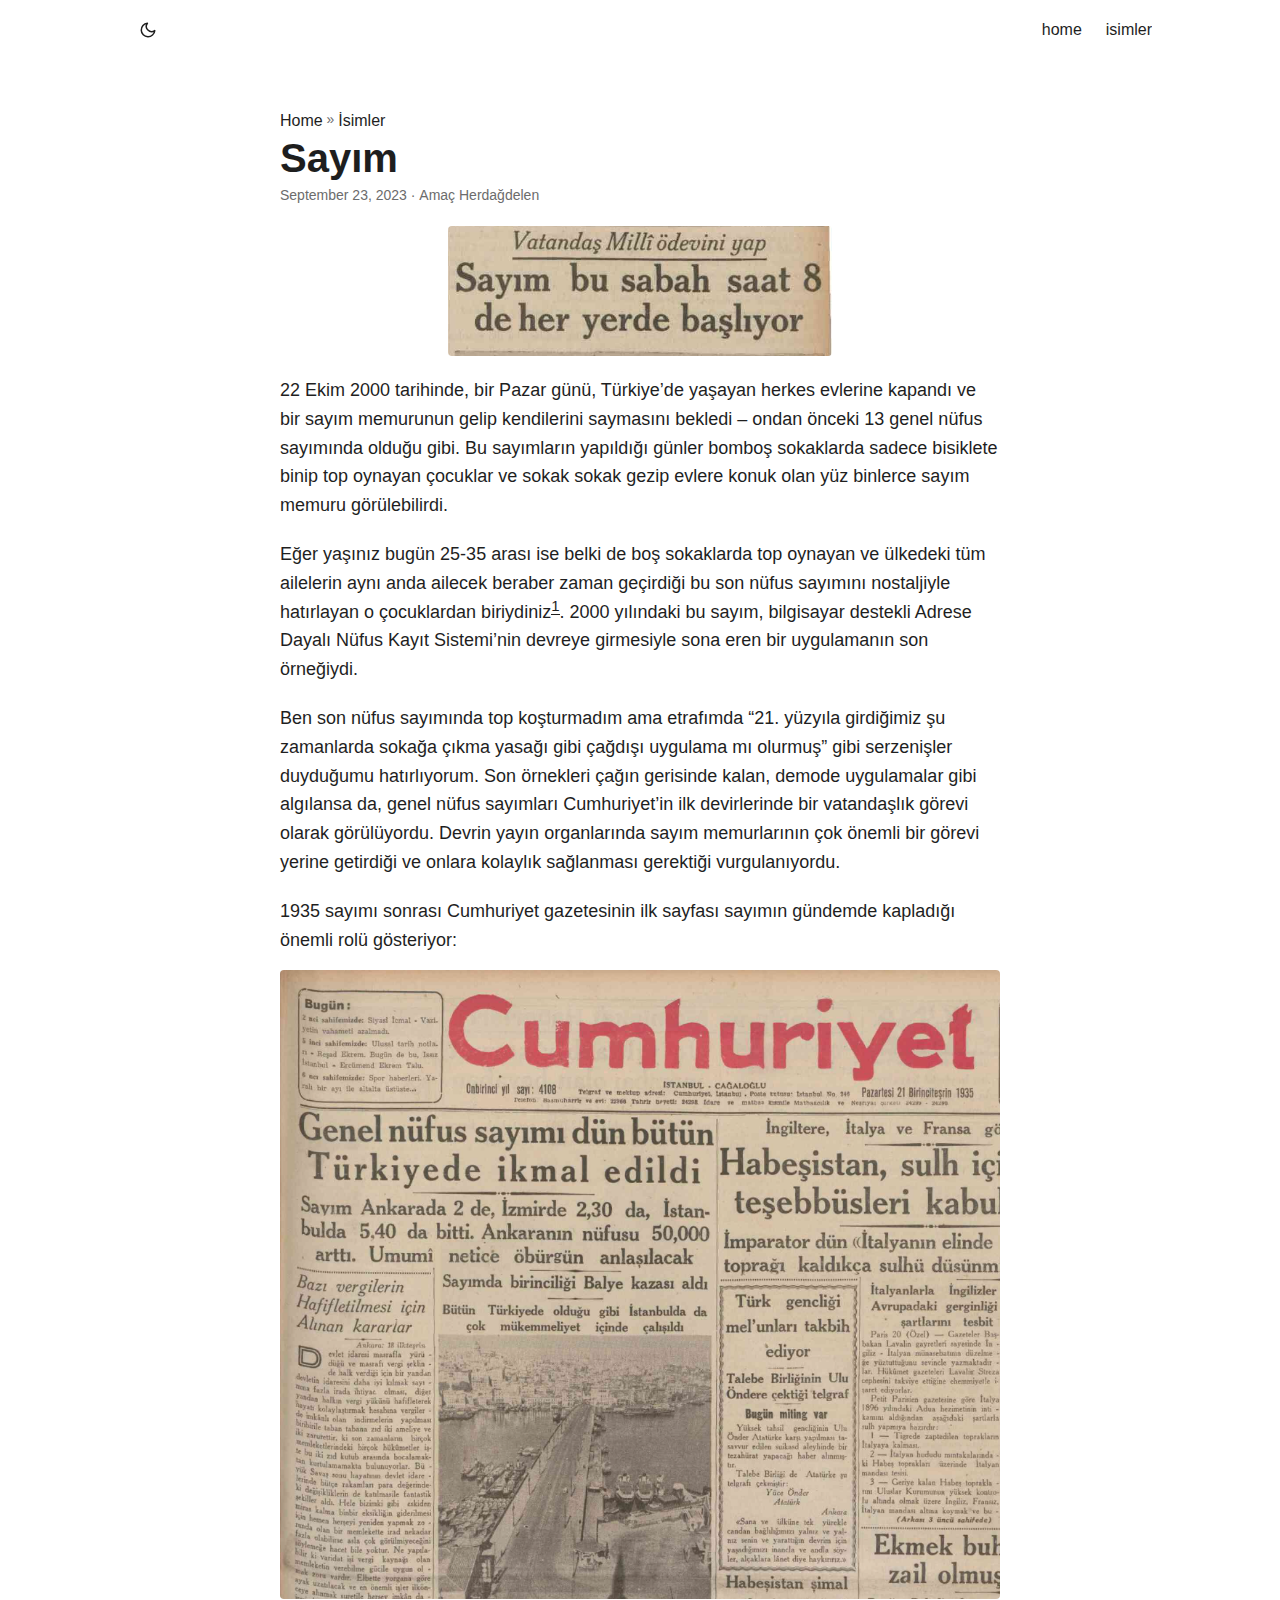
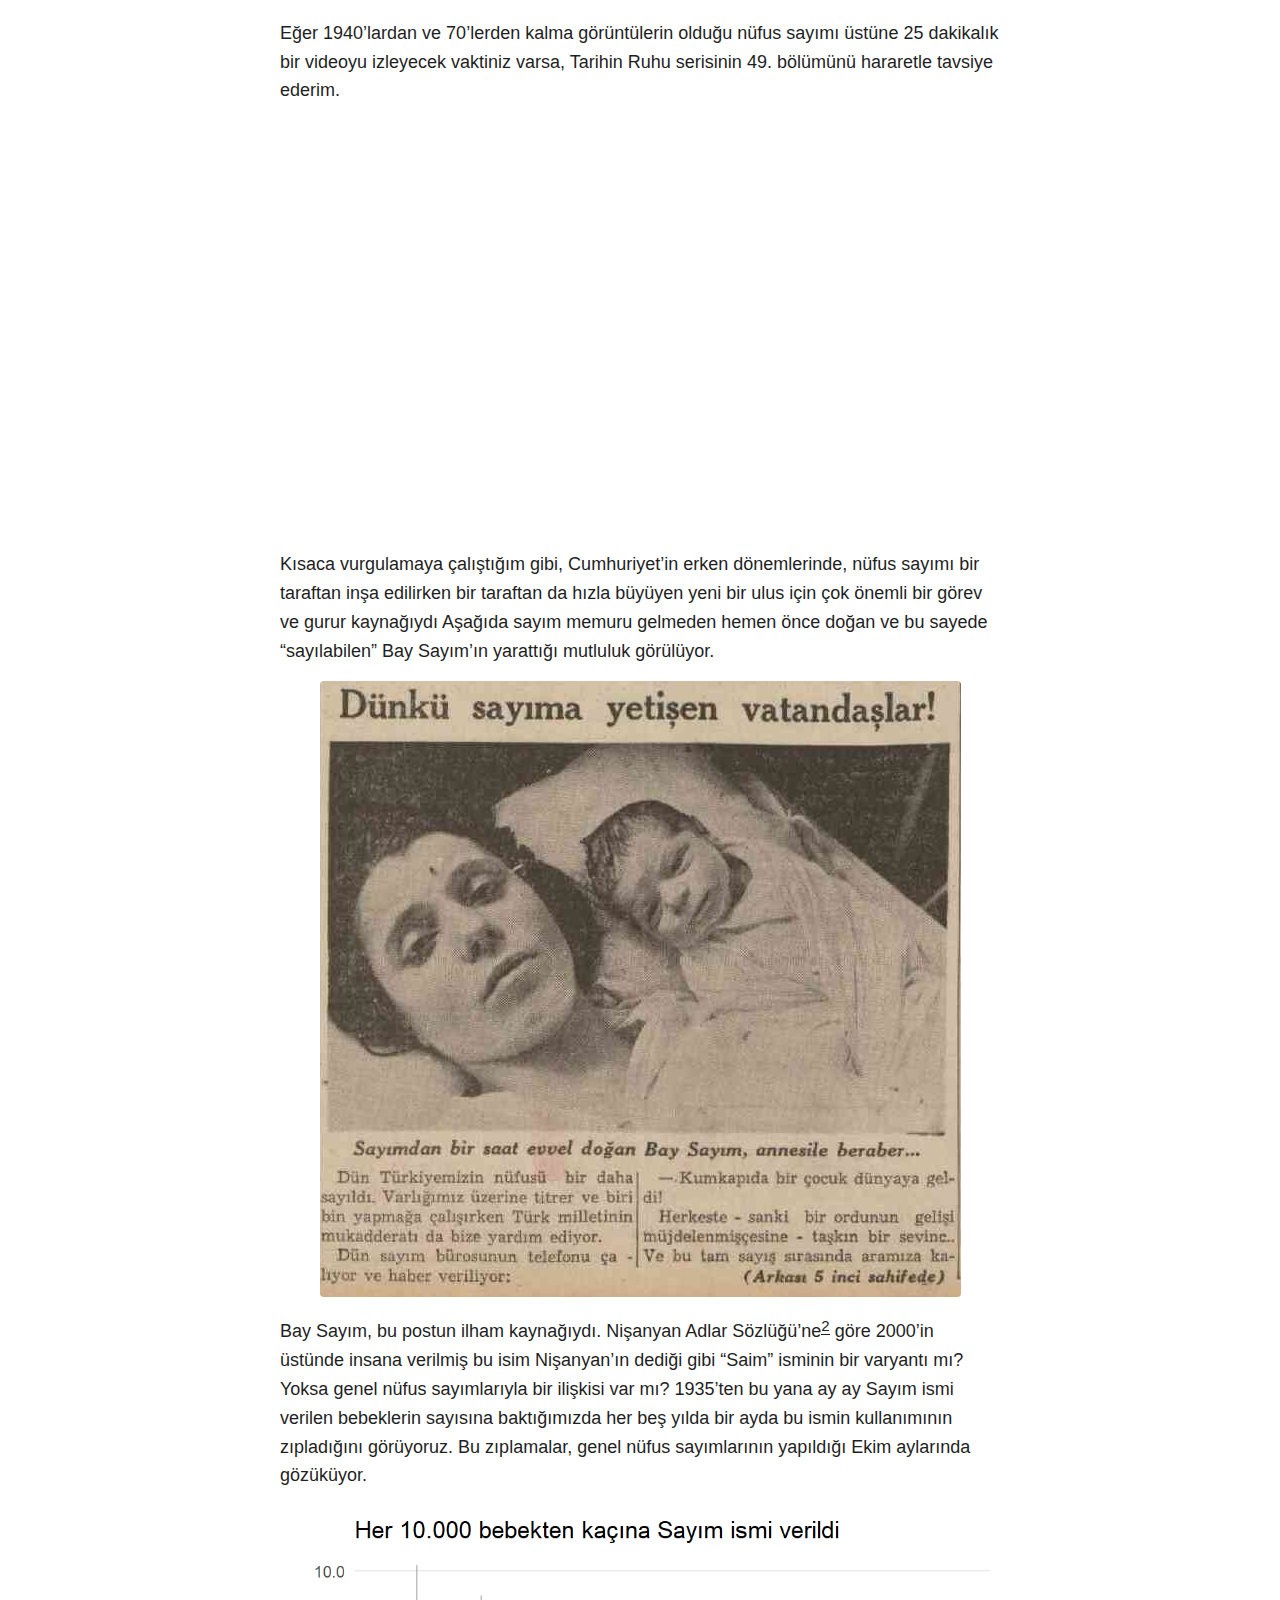
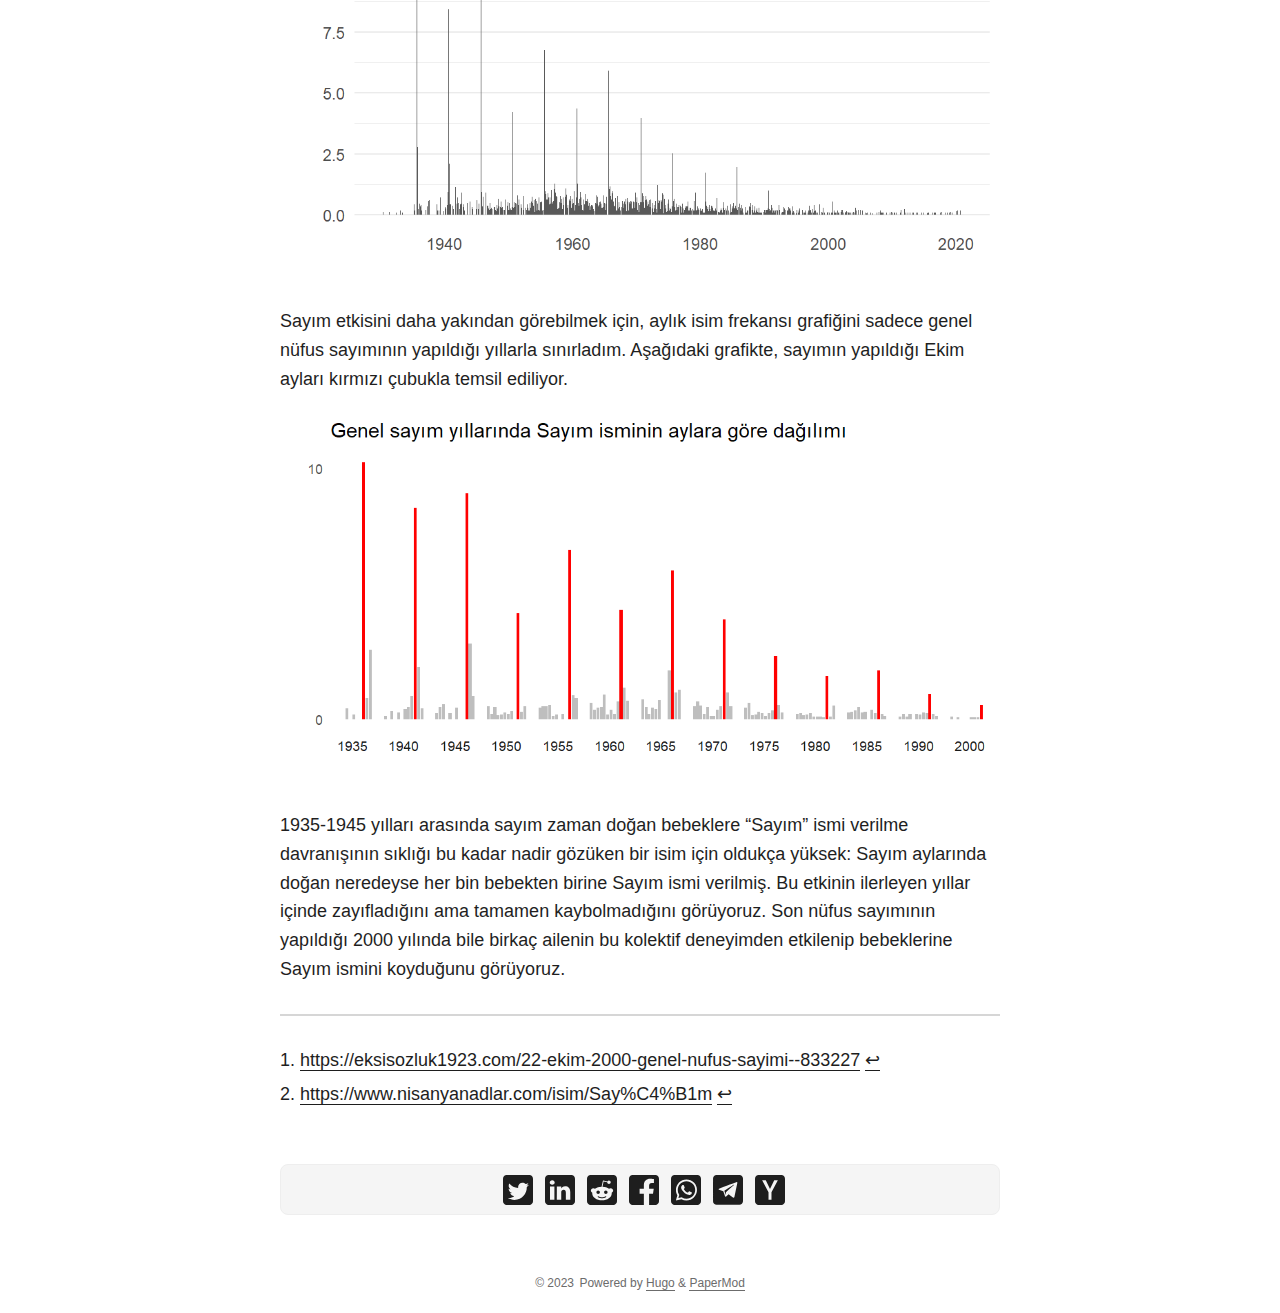
<file: isimler/sayım/index.html>
<!doctype html><html lang=en dir=auto><head><meta charset=utf-8><meta http-equiv=x-ua-compatible content="IE=edge"><meta name=viewport content="width=device-width,initial-scale=1,shrink-to-fit=no"><meta name=robots content="index, follow"><title>Sayım |</title><meta name=keywords content><meta name=description content="22 Ekim 2000 tarihinde, bir Pazar günü, Türkiye&rsquo;de yaşayan herkes evlerine kapandı ve bir sayım memurunun gelip kendilerini saymasını bekledi &ndash; ondan önceki 13 genel nüfus sayımında olduğu gibi. Bu sayımların yapıldığı günler bomboş sokaklarda sadece bisiklete binip top oynayan çocuklar ve sokak sokak gezip evlere konuk olan yüz binlerce sayım memuru görülebilirdi.
Eğer yaşınız bugün 25-35 arası ise belki de boş sokaklarda top oynayan ve ülkedeki tüm ailelerin aynı anda ailecek beraber zaman geçirdiği bu son nüfus sayımını nostaljiyle hatırlayan o çocuklardan biriydiniz1."><meta name=author content="Amaç Herdağdelen"><link rel=canonical href=//www.herdagdelen.com/isimler/say%C4%B1m/><link crossorigin=anonymous href=/assets/css/stylesheet.css rel="preload stylesheet" as=style><script defer crossorigin=anonymous src=/assets/js/highlight.js onload=hljs.initHighlightingOnLoad()></script>
<link rel=icon href=//www.herdagdelen.com/favicon.ico><link rel=icon type=image/png sizes=16x16 href=//www.herdagdelen.com/favicon-16x16.png><link rel=icon type=image/png sizes=32x32 href=//www.herdagdelen.com/favicon-32x32.png><link rel=apple-touch-icon href=//www.herdagdelen.com/apple-touch-icon.png><link rel=mask-icon href=//www.herdagdelen.com/safari-pinned-tab.svg><meta name=theme-color content="#2e2e33"><meta name=msapplication-TileColor content="#2e2e33"><noscript><style>#theme-toggle,.top-link{display:none}</style><style>@media(prefers-color-scheme:dark){:root{--theme:rgb(29, 30, 32);--entry:rgb(46, 46, 51);--primary:rgb(218, 218, 219);--secondary:rgb(155, 156, 157);--tertiary:rgb(65, 66, 68);--content:rgb(196, 196, 197);--hljs-bg:rgb(46, 46, 51);--code-bg:rgb(55, 56, 62);--border:rgb(51, 51, 51)}.list{background:var(--theme)}.list:not(.dark)::-webkit-scrollbar-track{background:0 0}.list:not(.dark)::-webkit-scrollbar-thumb{border-color:var(--theme)}}</style></noscript><script async src="https://www.googletagmanager.com/gtag/js?id=G-KNZ8N9W1RR"></script>
<script>var doNotTrack=!1;if(!doNotTrack){window.dataLayer=window.dataLayer||[];function gtag(){dataLayer.push(arguments)}gtag("js",new Date),gtag("config","G-KNZ8N9W1RR",{anonymize_ip:!1})}</script><meta property="og:title" content="Sayım"><meta property="og:description" content="22 Ekim 2000 tarihinde, bir Pazar günü, Türkiye&rsquo;de yaşayan herkes evlerine kapandı ve bir sayım memurunun gelip kendilerini saymasını bekledi &ndash; ondan önceki 13 genel nüfus sayımında olduğu gibi. Bu sayımların yapıldığı günler bomboş sokaklarda sadece bisiklete binip top oynayan çocuklar ve sokak sokak gezip evlere konuk olan yüz binlerce sayım memuru görülebilirdi.
Eğer yaşınız bugün 25-35 arası ise belki de boş sokaklarda top oynayan ve ülkedeki tüm ailelerin aynı anda ailecek beraber zaman geçirdiği bu son nüfus sayımını nostaljiyle hatırlayan o çocuklardan biriydiniz1."><meta property="og:type" content="article"><meta property="og:url" content="//www.herdagdelen.com/isimler/say%C4%B1m/"><meta property="article:section" content="İsimler"><meta property="article:published_time" content="2023-09-23T22:15:58+03:00"><meta property="article:modified_time" content="2023-09-23T22:15:58+03:00"><meta property="og:site_name" content="Amaç Herdağdelen"><meta name=twitter:card content="summary"><meta name=twitter:title content="Sayım"><meta name=twitter:description content="22 Ekim 2000 tarihinde, bir Pazar günü, Türkiye&rsquo;de yaşayan herkes evlerine kapandı ve bir sayım memurunun gelip kendilerini saymasını bekledi &ndash; ondan önceki 13 genel nüfus sayımında olduğu gibi. Bu sayımların yapıldığı günler bomboş sokaklarda sadece bisiklete binip top oynayan çocuklar ve sokak sokak gezip evlere konuk olan yüz binlerce sayım memuru görülebilirdi.
Eğer yaşınız bugün 25-35 arası ise belki de boş sokaklarda top oynayan ve ülkedeki tüm ailelerin aynı anda ailecek beraber zaman geçirdiği bu son nüfus sayımını nostaljiyle hatırlayan o çocuklardan biriydiniz1."><script type=application/ld+json>{"@context":"https://schema.org","@type":"BreadcrumbList","itemListElement":[{"@type":"ListItem","position":2,"name":"İsimler","item":"//www.herdagdelen.com/isimler/"},{"@type":"ListItem","position":3,"name":"Sayım","item":"//www.herdagdelen.com/isimler/say%C4%B1m/"}]}</script><script type=application/ld+json>{"@context":"https://schema.org","@type":"BlogPosting","headline":"Sayım","name":"Sayım","description":"22 Ekim 2000 tarihinde, bir Pazar günü, Türkiye\u0026rsquo;de yaşayan herkes evlerine kapandı ve bir sayım memurunun gelip kendilerini saymasını bekledi \u0026ndash; ondan önceki 13 genel nüfus sayımında olduğu gibi. Bu sayımların yapıldığı günler bomboş sokaklarda sadece bisiklete binip top oynayan çocuklar ve sokak sokak gezip evlere konuk olan yüz binlerce sayım memuru görülebilirdi.\nEğer yaşınız bugün 25-35 arası ise belki de boş sokaklarda top oynayan ve ülkedeki tüm ailelerin aynı anda ailecek beraber zaman geçirdiği bu son nüfus sayımını nostaljiyle hatırlayan o çocuklardan biriydiniz1.","keywords":[],"articleBody":"\r22 Ekim 2000 tarihinde, bir Pazar günü, Türkiye’de yaşayan herkes evlerine kapandı ve bir sayım memurunun gelip kendilerini saymasını bekledi – ondan önceki 13 genel nüfus sayımında olduğu gibi. Bu sayımların yapıldığı günler bomboş sokaklarda sadece bisiklete binip top oynayan çocuklar ve sokak sokak gezip evlere konuk olan yüz binlerce sayım memuru görülebilirdi.\nEğer yaşınız bugün 25-35 arası ise belki de boş sokaklarda top oynayan ve ülkedeki tüm ailelerin aynı anda ailecek beraber zaman geçirdiği bu son nüfus sayımını nostaljiyle hatırlayan o çocuklardan biriydiniz1. 2000 yılındaki bu sayım, bilgisayar destekli Adrese Dayalı Nüfus Kayıt Sistemi’nin devreye girmesiyle sona eren bir uygulamanın son örneğiydi.\nBen son nüfus sayımında top koşturmadım ama etrafımda “21. yüzyıla girdiğimiz şu zamanlarda sokağa çıkma yasağı gibi çağdışı uygulama mı olurmuş” gibi serzenişler duyduğumu hatırlıyorum. Son örnekleri çağın gerisinde kalan, demode uygulamalar gibi algılansa da, genel nüfus sayımları Cumhuriyet’in ilk devirlerinde bir vatandaşlık görevi olarak görülüyordu. Devrin yayın organlarında sayım memurlarının çok önemli bir görevi yerine getirdiği ve onlara kolaylık sağlanması gerektiği vurgulanıyordu.\n1935 sayımı sonrası Cumhuriyet gazetesinin ilk sayfası sayımın gündemde kapladığı önemli rolü gösteriyor: Eğer 1940’lardan ve 70’lerden kalma görüntülerin olduğu nüfus sayımı üstüne 25 dakikalık bir videoyu izleyecek vaktiniz varsa, Tarihin Ruhu serisinin 49. bölümünü hararetle tavsiye ederim. Kısaca vurgulamaya çalıştığım gibi, Cumhuriyet’in erken dönemlerinde, nüfus sayımı bir taraftan inşa edilirken bir taraftan da hızla büyüyen yeni bir ulus için çok önemli bir görev ve gurur kaynağıydı Aşağıda sayım memuru gelmeden hemen önce doğan ve bu sayede “sayılabilen” Bay Sayım’ın yarattığı mutluluk görülüyor. Bay Sayım, bu postun ilham kaynağıydı. Nişanyan Adlar Sözlüğü’ne2 göre 2000’in üstünde insana verilmiş bu isim Nişanyan’ın dediği gibi “Saim” isminin bir varyantı mı? Yoksa genel nüfus sayımlarıyla bir ilişkisi var mı? 1935’ten bu yana ay ay Sayım ismi verilen bebeklerin sayısına baktığımızda her beş yılda bir ayda bu ismin kullanımının zıpladığını görüyoruz. Bu zıplamalar, genel nüfus sayımlarının yapıldığı Ekim aylarında gözüküyor.\nSayım etkisini daha yakından görebilmek için, aylık isim frekansı grafiğini sadece genel nüfus sayımının yapıldığı yıllarla sınırladım. Aşağıdaki grafikte, sayımın yapıldığı Ekim ayları kırmızı çubukla temsil ediliyor.\n1935-1945 yılları arasında sayım zaman doğan bebeklere “Sayım” ismi verilme davranışının sıklığı bu kadar nadir gözüken bir isim için oldukça yüksek: Sayım aylarında doğan neredeyse her bin bebekten birine Sayım ismi verilmiş. Bu etkinin ilerleyen yıllar içinde zayıfladığını ama tamamen kaybolmadığını görüyoruz. Son nüfus sayımının yapıldığı 2000 yılında bile birkaç ailenin bu kolektif deneyimden etkilenip bebeklerine Sayım ismini koyduğunu görüyoruz.\nhttps://eksisozluk1923.com/22-ekim-2000-genel-nufus-sayimi--833227 ↩︎\nhttps://www.nisanyanadlar.com/isim/Say%C4%B1m ↩︎\n","wordCount":"400","inLanguage":"en","datePublished":"2023-09-23T22:15:58+03:00","dateModified":"2023-09-23T22:15:58+03:00","author":{"@type":"Person","name":"Amaç Herdağdelen"},"mainEntityOfPage":{"@type":"WebPage","@id":"//www.herdagdelen.com/isimler/say%C4%B1m/"},"publisher":{"@type":"Organization","name":"","logo":{"@type":"ImageObject","url":"//www.herdagdelen.com/favicon.ico"}}}</script><link rel=stylesheet href=https://cdnjs.cloudflare.com/ajax/libs/font-awesome/6.2.1/css/all.min.css integrity="sha512-MV7K8+y+gLIBoVD59lQIYicR65iaqukzvf/nwasF0nqhPay5w/9lJmVM2hMDcnK1OnMGCdVK+iQrJ7lzPJQd1w==" crossorigin=anonymous referrerpolicy=no-referrer></head><body id=top><script>localStorage.getItem("pref-theme")==="dark"?document.body.classList.add("dark"):localStorage.getItem("pref-theme")==="light"?document.body.classList.remove("dark"):window.matchMedia("(prefers-color-scheme: dark)").matches&&document.body.classList.add("dark")</script><header class=header><nav class=nav><div class=logo><div class=logo-switches><button id=theme-toggle accesskey=t title="(Alt + T)"><svg id="moon" xmlns="http://www.w3.org/2000/svg" width="24" height="18" viewBox="0 0 24 24" fill="none" stroke="currentcolor" stroke-width="2" stroke-linecap="round" stroke-linejoin="round"><path d="M21 12.79A9 9 0 1111.21 3 7 7 0 0021 12.79z"/></svg><svg id="sun" xmlns="http://www.w3.org/2000/svg" width="24" height="18" viewBox="0 0 24 24" fill="none" stroke="currentcolor" stroke-width="2" stroke-linecap="round" stroke-linejoin="round"><circle cx="12" cy="12" r="5"/><line x1="12" y1="1" x2="12" y2="3"/><line x1="12" y1="21" x2="12" y2="23"/><line x1="4.22" y1="4.22" x2="5.64" y2="5.64"/><line x1="18.36" y1="18.36" x2="19.78" y2="19.78"/><line x1="1" y1="12" x2="3" y2="12"/><line x1="21" y1="12" x2="23" y2="12"/><line x1="4.22" y1="19.78" x2="5.64" y2="18.36"/><line x1="18.36" y1="5.64" x2="19.78" y2="4.22"/></svg></button></div></div><ul id=menu><li><a href=//www.herdagdelen.com/ title=home><span>home</span></a></li><li><a href=//www.herdagdelen.com/isimler/ title=isimler><span>isimler</span></a></li></ul></nav></header><main class=main><article class=post-single><header class=post-header><div class=breadcrumbs><a href=//www.herdagdelen.com>Home</a>&nbsp;»&nbsp;<a href=//www.herdagdelen.com/isimler/>İsimler</a></div><h1 class=post-title>Sayım</h1><div class=post-meta><span title='2023-09-23 22:15:58 +0300 +0300'>September 23, 2023</span>&nbsp;·&nbsp;Amaç Herdağdelen</div></header><div class=post-content><figure class=align-center><img loading=lazy src=/images/say%c4%b1m5.png#center></figure><p>22 Ekim 2000 tarihinde, bir Pazar günü, Türkiye&rsquo;de yaşayan herkes evlerine kapandı ve bir sayım memurunun gelip kendilerini saymasını bekledi &ndash; ondan önceki 13 genel nüfus sayımında olduğu gibi. Bu sayımların yapıldığı günler bomboş sokaklarda sadece bisiklete binip top oynayan çocuklar ve sokak sokak gezip evlere konuk olan yüz binlerce sayım memuru görülebilirdi.</p><p>Eğer yaşınız bugün 25-35 arası ise belki de boş sokaklarda top oynayan ve ülkedeki tüm ailelerin aynı anda ailecek beraber zaman geçirdiği bu son nüfus sayımını nostaljiyle hatırlayan o çocuklardan biriydiniz<sup id=fnref:1><a href=#fn:1 class=footnote-ref role=doc-noteref>1</a></sup>. 2000 yılındaki bu sayım, bilgisayar destekli Adrese Dayalı Nüfus Kayıt Sistemi&rsquo;nin devreye girmesiyle sona eren bir uygulamanın son örneğiydi.</p><p>Ben son nüfus sayımında top koşturmadım ama etrafımda &ldquo;21. yüzyıla girdiğimiz şu zamanlarda sokağa çıkma yasağı gibi çağdışı uygulama mı olurmuş&rdquo; gibi serzenişler duyduğumu hatırlıyorum. Son örnekleri çağın gerisinde kalan, demode uygulamalar gibi algılansa da, genel nüfus sayımları Cumhuriyet&rsquo;in ilk devirlerinde bir vatandaşlık görevi olarak görülüyordu. Devrin yayın organlarında sayım memurlarının çok önemli bir görevi yerine getirdiği ve onlara kolaylık sağlanması gerektiği vurgulanıyordu.</p><p>1935 sayımı sonrası Cumhuriyet gazetesinin ilk sayfası sayımın gündemde kapladığı önemli rolü gösteriyor:
<img loading=lazy src=/images/say%c4%b1m3.png#center alt="Alt text"></p><p>Eğer 1940&rsquo;lardan ve 70&rsquo;lerden kalma görüntülerin olduğu nüfus sayımı üstüne 25 dakikalık bir videoyu izleyecek vaktiniz varsa, Tarihin Ruhu serisinin 49. bölümünü hararetle tavsiye ederim.<div style=position:relative;padding-bottom:56.25%;height:0;overflow:hidden><iframe src=https://www.youtube.com/embed/KybshLz0Vbg style=position:absolute;top:0;left:0;width:100%;height:100%;border:0 allowfullscreen title="YouTube Video"></iframe></div></p><p>Kısaca vurgulamaya çalıştığım gibi, Cumhuriyet&rsquo;in erken dönemlerinde, nüfus sayımı bir taraftan inşa edilirken bir taraftan da hızla büyüyen yeni bir ulus için çok önemli bir görev ve gurur kaynağıydı Aşağıda sayım memuru gelmeden hemen önce doğan ve bu sayede &ldquo;sayılabilen&rdquo; Bay Sayım&rsquo;ın yarattığı mutluluk görülüyor.
<img loading=lazy src=/images/say%c4%b1m4.png#center alt="Alt text"></p><p>Bay Sayım, bu postun ilham kaynağıydı. Nişanyan Adlar Sözlüğü&rsquo;ne<sup id=fnref:2><a href=#fn:2 class=footnote-ref role=doc-noteref>2</a></sup> göre 2000&rsquo;in üstünde insana verilmiş bu isim Nişanyan&rsquo;ın dediği gibi &ldquo;Saim&rdquo; isminin bir varyantı mı? Yoksa genel nüfus sayımlarıyla bir ilişkisi var mı? 1935&rsquo;ten bu yana ay ay Sayım ismi verilen bebeklerin sayısına baktığımızda her beş yılda bir ayda bu ismin kullanımının zıpladığını görüyoruz. Bu zıplamalar, genel nüfus sayımlarının yapıldığı Ekim aylarında gözüküyor.</p><p><img loading=lazy src=/images/say%c4%b1m1.png#center alt="Alt text"></p><p>Sayım etkisini daha yakından görebilmek için, aylık isim frekansı grafiğini sadece genel nüfus sayımının yapıldığı yıllarla sınırladım. Aşağıdaki grafikte, sayımın yapıldığı Ekim ayları kırmızı çubukla temsil ediliyor.</p><p><img loading=lazy src=/images/say%c4%b1m2.png#center alt="Alt text"></p><p>1935-1945 yılları arasında sayım zaman doğan bebeklere &ldquo;Sayım&rdquo; ismi verilme davranışının sıklığı bu kadar nadir gözüken bir isim için oldukça yüksek: Sayım aylarında doğan neredeyse her bin bebekten birine Sayım ismi verilmiş. Bu etkinin ilerleyen yıllar içinde zayıfladığını ama tamamen kaybolmadığını görüyoruz. Son nüfus sayımının yapıldığı 2000 yılında bile birkaç ailenin bu kolektif deneyimden etkilenip bebeklerine Sayım ismini koyduğunu görüyoruz.</p><div class=footnotes role=doc-endnotes><hr><ol><li id=fn:1><p><a href=https://eksisozluk1923.com/22-ekim-2000-genel-nufus-sayimi--833227>https://eksisozluk1923.com/22-ekim-2000-genel-nufus-sayimi--833227</a>&#160;<a href=#fnref:1 class=footnote-backref role=doc-backlink>&#8617;&#xfe0e;</a></p></li><li id=fn:2><p><a href=https://www.nisanyanadlar.com/isim/Say%C4%B1m>https://www.nisanyanadlar.com/isim/Say%C4%B1m</a>&#160;<a href=#fnref:2 class=footnote-backref role=doc-backlink>&#8617;&#xfe0e;</a></p></li></ol></div></div><footer class=post-footer><ul class=post-tags></ul><div class=share-buttons><a target=_blank rel="noopener noreferrer" aria-label="share Sayım on twitter" href="https://twitter.com/intent/tweet/?text=Say%c4%b1m&amp;url=%2f%2fwww.herdagdelen.com%2fisimler%2fsay%25C4%25B1m%2f&amp;hashtags="><svg viewBox="0 0 512 512" height="30" width="30" fill="currentcolor"><path d="M449.446.0C483.971.0 512 28.03 512 62.554v386.892C512 483.97 483.97 512 449.446 512H62.554c-34.524.0-62.554-28.03-62.554-62.554V62.554c0-34.524 28.029-62.554 62.554-62.554h386.892zM195.519 424.544c135.939.0 210.268-112.643 210.268-210.268.0-3.218.0-6.437-.153-9.502 14.406-10.421 26.973-23.448 36.935-38.314-13.18 5.824-27.433 9.809-42.452 11.648 15.326-9.196 26.973-23.602 32.49-40.92-14.252 8.429-30.038 14.56-46.896 17.931-13.487-14.406-32.644-23.295-53.946-23.295-40.767.0-73.87 33.104-73.87 73.87.0 5.824.613 11.494 1.992 16.858-61.456-3.065-115.862-32.49-152.337-77.241-6.284 10.881-9.962 23.601-9.962 37.088.0 25.594 13.027 48.276 32.95 61.456-12.107-.307-23.448-3.678-33.41-9.196v.92c0 35.862 25.441 65.594 59.311 72.49-6.13 1.686-12.72 2.606-19.464 2.606-4.751.0-9.348-.46-13.946-1.38 9.349 29.426 36.628 50.728 68.965 51.341-25.287 19.771-57.164 31.571-91.8 31.571-5.977.0-11.801-.306-17.625-1.073 32.337 21.15 71.264 33.41 112.95 33.41z"/></svg></a><a target=_blank rel="noopener noreferrer" aria-label="share Sayım on linkedin" href="https://www.linkedin.com/shareArticle?mini=true&amp;url=%2f%2fwww.herdagdelen.com%2fisimler%2fsay%25C4%25B1m%2f&amp;title=Say%c4%b1m&amp;summary=Say%c4%b1m&amp;source=%2f%2fwww.herdagdelen.com%2fisimler%2fsay%25C4%25B1m%2f"><svg viewBox="0 0 512 512" height="30" width="30" fill="currentcolor"><path d="M449.446.0C483.971.0 512 28.03 512 62.554v386.892C512 483.97 483.97 512 449.446 512H62.554c-34.524.0-62.554-28.03-62.554-62.554V62.554c0-34.524 28.029-62.554 62.554-62.554h386.892zM160.461 423.278V197.561h-75.04v225.717h75.04zm270.539.0V293.839c0-69.333-37.018-101.586-86.381-101.586-39.804.0-57.634 21.891-67.617 37.266v-31.958h-75.021c.995 21.181.0 225.717.0 225.717h75.02V297.222c0-6.748.486-13.492 2.474-18.315 5.414-13.475 17.767-27.434 38.494-27.434 27.135.0 38.007 20.707 38.007 51.037v120.768H431zM123.448 88.722C97.774 88.722 81 105.601 81 127.724c0 21.658 16.264 39.002 41.455 39.002h.484c26.165.0 42.452-17.344 42.452-39.002-.485-22.092-16.241-38.954-41.943-39.002z"/></svg></a><a target=_blank rel="noopener noreferrer" aria-label="share Sayım on reddit" href="https://reddit.com/submit?url=%2f%2fwww.herdagdelen.com%2fisimler%2fsay%25C4%25B1m%2f&title=Say%c4%b1m"><svg viewBox="0 0 512 512" height="30" width="30" fill="currentcolor"><path d="M449.446.0C483.971.0 512 28.03 512 62.554v386.892C512 483.97 483.97 512 449.446 512H62.554c-34.524.0-62.554-28.03-62.554-62.554V62.554c0-34.524 28.029-62.554 62.554-62.554h386.892zM446 265.638c0-22.964-18.616-41.58-41.58-41.58-11.211.0-21.361 4.457-28.841 11.666-28.424-20.508-67.586-33.757-111.204-35.278l18.941-89.121 61.884 13.157c.756 15.734 13.642 28.29 29.56 28.29 16.407.0 29.706-13.299 29.706-29.701.0-16.403-13.299-29.702-29.706-29.702-11.666.0-21.657 6.792-26.515 16.578l-69.105-14.69c-1.922-.418-3.939-.042-5.585 1.036-1.658 1.073-2.811 2.761-3.224 4.686l-21.152 99.438c-44.258 1.228-84.046 14.494-112.837 35.232-7.468-7.164-17.589-11.591-28.757-11.591-22.965.0-41.585 18.616-41.585 41.58.0 16.896 10.095 31.41 24.568 37.918-.639 4.135-.99 8.328-.99 12.576.0 63.977 74.469 115.836 166.33 115.836s166.334-51.859 166.334-115.836c0-4.218-.347-8.387-.977-12.493 14.564-6.47 24.735-21.034 24.735-38.001zM326.526 373.831c-20.27 20.241-59.115 21.816-70.534 21.816-11.428.0-50.277-1.575-70.522-21.82-3.007-3.008-3.007-7.882.0-10.889 3.003-2.999 7.882-3.003 10.885.0 12.777 12.781 40.11 17.317 59.637 17.317 19.522.0 46.86-4.536 59.657-17.321 3.016-2.999 7.886-2.995 10.885.008 3.008 3.011 3.003 7.882-.008 10.889zm-5.23-48.781c-16.373.0-29.701-13.324-29.701-29.698.0-16.381 13.328-29.714 29.701-29.714 16.378.0 29.706 13.333 29.706 29.714.0 16.374-13.328 29.698-29.706 29.698zM160.91 295.348c0-16.381 13.328-29.71 29.714-29.71 16.369.0 29.689 13.329 29.689 29.71.0 16.373-13.32 29.693-29.689 29.693-16.386.0-29.714-13.32-29.714-29.693z"/></svg></a><a target=_blank rel="noopener noreferrer" aria-label="share Sayım on facebook" href="https://facebook.com/sharer/sharer.php?u=%2f%2fwww.herdagdelen.com%2fisimler%2fsay%25C4%25B1m%2f"><svg viewBox="0 0 512 512" height="30" width="30" fill="currentcolor"><path d="M449.446.0C483.971.0 512 28.03 512 62.554v386.892C512 483.97 483.97 512 449.446 512H342.978V319.085h66.6l12.672-82.621h-79.272v-53.617c0-22.603 11.073-44.636 46.58-44.636H425.6v-70.34s-32.71-5.582-63.982-5.582c-65.288.0-107.96 39.569-107.96 111.204v62.971h-72.573v82.621h72.573V512h-191.104c-34.524.0-62.554-28.03-62.554-62.554V62.554c0-34.524 28.029-62.554 62.554-62.554h386.892z"/></svg></a><a target=_blank rel="noopener noreferrer" aria-label="share Sayım on whatsapp" href="https://api.whatsapp.com/send?text=Say%c4%b1m%20-%20%2f%2fwww.herdagdelen.com%2fisimler%2fsay%25C4%25B1m%2f"><svg viewBox="0 0 512 512" height="30" width="30" fill="currentcolor"><path d="M449.446.0C483.971.0 512 28.03 512 62.554v386.892C512 483.97 483.97 512 449.446 512H62.554c-34.524.0-62.554-28.03-62.554-62.554V62.554c0-34.524 28.029-62.554 62.554-62.554h386.892zm-58.673 127.703c-33.842-33.881-78.847-52.548-126.798-52.568-98.799.0-179.21 80.405-179.249 179.234-.013 31.593 8.241 62.428 23.927 89.612l-25.429 92.884 95.021-24.925c26.181 14.28 55.659 21.807 85.658 21.816h.074c98.789.0 179.206-80.413 179.247-179.243.018-47.895-18.61-92.93-52.451-126.81zM263.976 403.485h-.06c-26.734-.01-52.954-7.193-75.828-20.767l-5.441-3.229-56.386 14.792 15.05-54.977-3.542-5.637c-14.913-23.72-22.791-51.136-22.779-79.287.033-82.142 66.867-148.971 149.046-148.971 39.793.014 77.199 15.531 105.329 43.692 28.128 28.16 43.609 65.592 43.594 105.4-.034 82.149-66.866 148.983-148.983 148.984zm81.721-111.581c-4.479-2.242-26.499-13.075-30.604-14.571-4.105-1.495-7.091-2.241-10.077 2.241-2.986 4.483-11.569 14.572-14.182 17.562-2.612 2.988-5.225 3.364-9.703 1.12-4.479-2.241-18.91-6.97-36.017-22.23C231.8 264.15 222.81 249.484 220.198 245s-.279-6.908 1.963-9.14c2.016-2.007 4.48-5.232 6.719-7.847 2.24-2.615 2.986-4.484 4.479-7.472 1.493-2.99.747-5.604-.374-7.846-1.119-2.241-10.077-24.288-13.809-33.256-3.635-8.733-7.327-7.55-10.077-7.688-2.609-.13-5.598-.158-8.583-.158-2.986.0-7.839 1.121-11.944 5.604-4.105 4.484-15.675 15.32-15.675 37.364.0 22.046 16.048 43.342 18.287 46.332 2.24 2.99 31.582 48.227 76.511 67.627 10.685 4.615 19.028 7.371 25.533 9.434 10.728 3.41 20.492 2.929 28.209 1.775 8.605-1.285 26.499-10.833 30.231-21.295 3.732-10.464 3.732-19.431 2.612-21.298-1.119-1.869-4.105-2.99-8.583-5.232z"/></svg></a><a target=_blank rel="noopener noreferrer" aria-label="share Sayım on telegram" href="https://telegram.me/share/url?text=Say%c4%b1m&amp;url=%2f%2fwww.herdagdelen.com%2fisimler%2fsay%25C4%25B1m%2f"><svg viewBox="2 2 28 28" height="30" width="30" fill="currentcolor"><path d="M26.49 29.86H5.5a3.37 3.37.0 01-2.47-1 3.35 3.35.0 01-1-2.47V5.48A3.36 3.36.0 013 3 3.37 3.37.0 015.5 2h21A3.38 3.38.0 0129 3a3.36 3.36.0 011 2.46V26.37a3.35 3.35.0 01-1 2.47 3.38 3.38.0 01-2.51 1.02zm-5.38-6.71a.79.79.0 00.85-.66L24.73 9.24a.55.55.0 00-.18-.46.62.62.0 00-.41-.17q-.08.0-16.53 6.11a.59.59.0 00-.41.59.57.57.0 00.43.52l4 1.24 1.61 4.83a.62.62.0 00.63.43.56.56.0 00.4-.17L16.54 20l4.09 3A.9.9.0 0021.11 23.15zM13.8 20.71l-1.21-4q8.72-5.55 8.78-5.55c.15.0.23.0.23.16a.18.18.0 010 .06s-2.51 2.3-7.52 6.8z"/></svg></a><a target=_blank rel="noopener noreferrer" aria-label="share Sayım on ycombinator" href="https://news.ycombinator.com/submitlink?t=Say%c4%b1m&u=%2f%2fwww.herdagdelen.com%2fisimler%2fsay%25C4%25B1m%2f"><svg width="30" height="30" viewBox="0 0 512 512" fill="currentcolor" xmlns:inkscape="http://www.inkscape.org/namespaces/inkscape"><path d="M449.446.0C483.971.0 512 28.03 512 62.554V449.446C512 483.97 483.97 512 449.446 512H62.554C28.03 512 0 483.97.0 449.446V62.554C0 28.03 28.029.0 62.554.0H449.446zM183.8767 87.9921h-62.034L230.6673 292.4508V424.0079h50.6655V292.4508L390.1575 87.9921H328.1233L256 238.2489z"/></svg></a></div></footer></article></main><footer class=footer><span>&copy; 2023 <a href=//www.herdagdelen.com></a></span>
<span>Powered by
<a href=https://gohugo.io/ rel="noopener noreferrer" target=_blank>Hugo</a> &
        <a href=https://github.com/adityatelange/hugo-PaperMod/ rel=noopener target=_blank>PaperMod</a></span></footer><a href=#top aria-label="go to top" title="Go to Top (Alt + G)" class=top-link id=top-link accesskey=g><svg xmlns="http://www.w3.org/2000/svg" viewBox="0 0 12 6" fill="currentcolor"><path d="M12 6H0l6-6z"/></svg></a><script>let menu=document.getElementById("menu");menu&&(menu.scrollLeft=localStorage.getItem("menu-scroll-position"),menu.onscroll=function(){localStorage.setItem("menu-scroll-position",menu.scrollLeft)}),document.querySelectorAll('a[href^="#"]').forEach(e=>{e.addEventListener("click",function(e){e.preventDefault();var t=this.getAttribute("href").substr(1);window.matchMedia("(prefers-reduced-motion: reduce)").matches?document.querySelector(`[id='${decodeURIComponent(t)}']`).scrollIntoView():document.querySelector(`[id='${decodeURIComponent(t)}']`).scrollIntoView({behavior:"smooth"}),t==="top"?history.replaceState(null,null," "):history.pushState(null,null,`#${t}`)})})</script><script>var mybutton=document.getElementById("top-link");window.onscroll=function(){document.body.scrollTop>800||document.documentElement.scrollTop>800?(mybutton.style.visibility="visible",mybutton.style.opacity="1"):(mybutton.style.visibility="hidden",mybutton.style.opacity="0")}</script><script>document.getElementById("theme-toggle").addEventListener("click",()=>{document.body.className.includes("dark")?(document.body.classList.remove("dark"),localStorage.setItem("pref-theme","light")):(document.body.classList.add("dark"),localStorage.setItem("pref-theme","dark"))})</script></body></html>
</file>
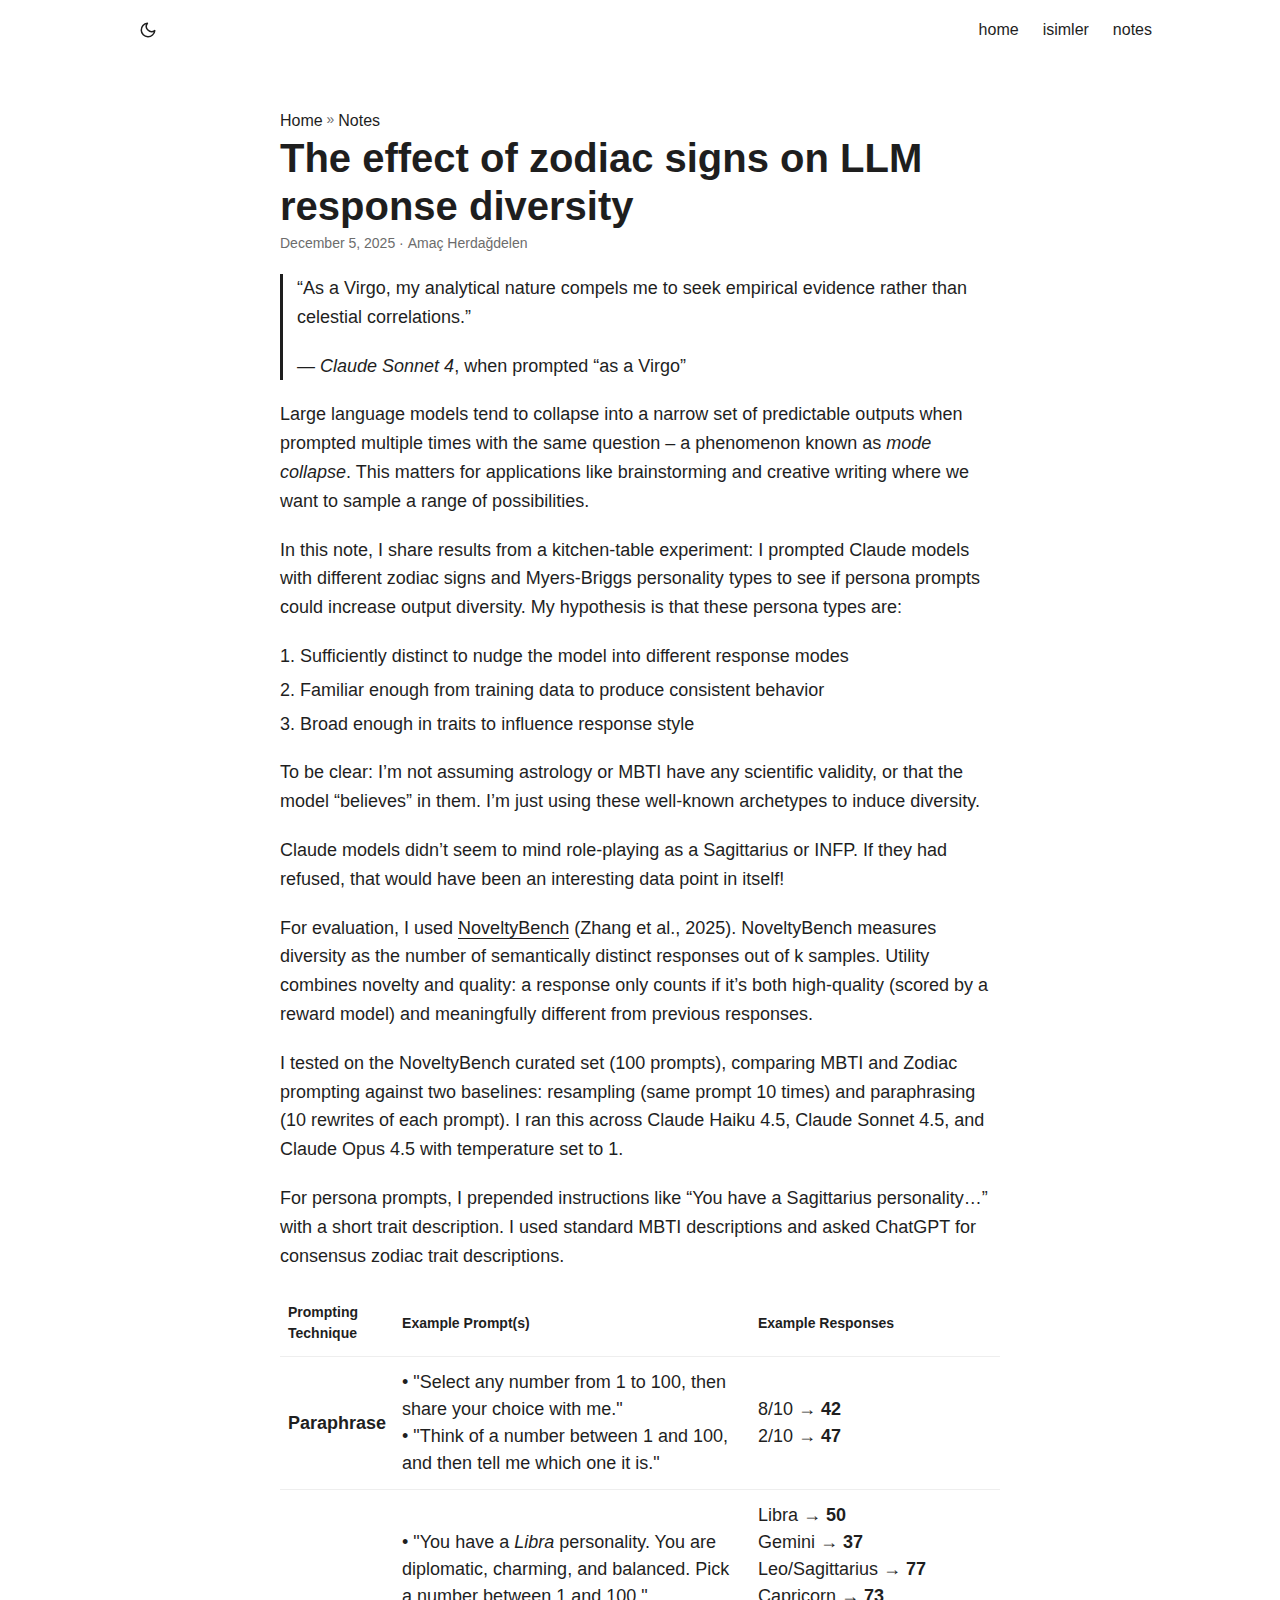
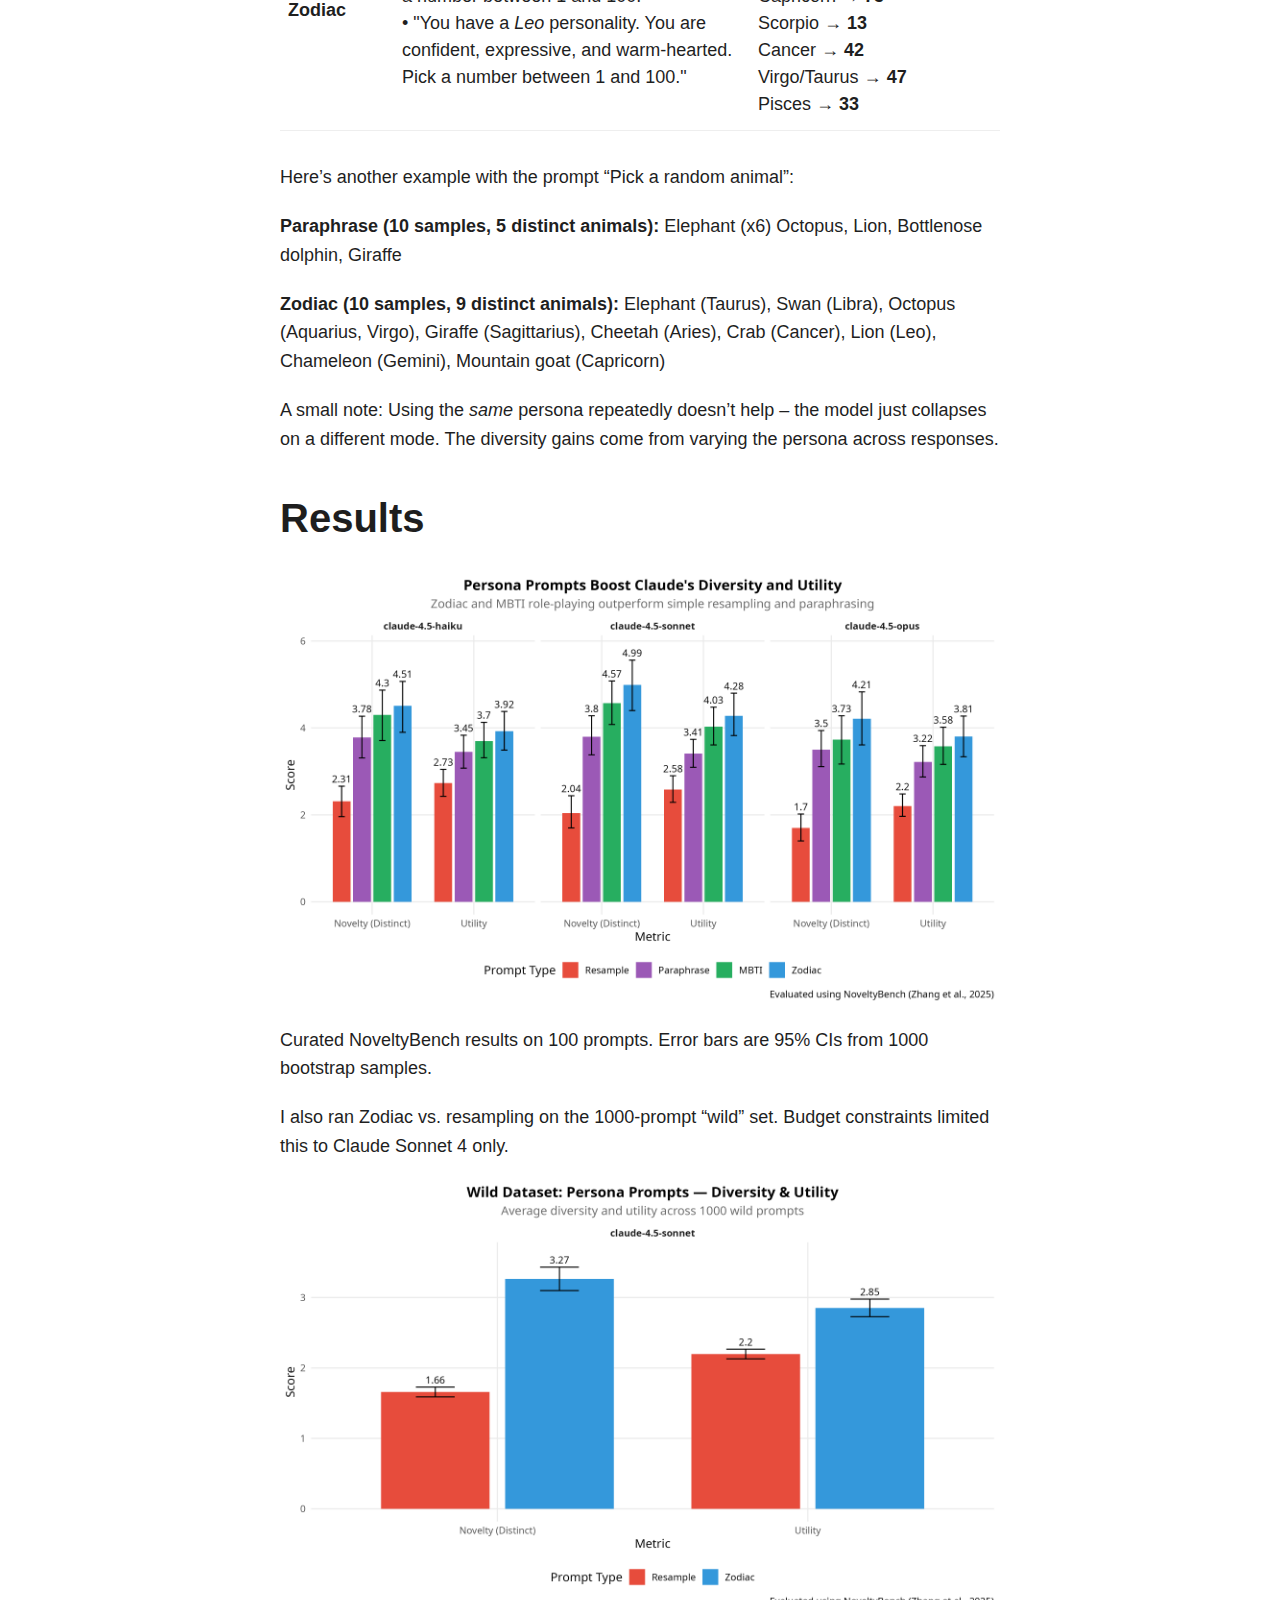
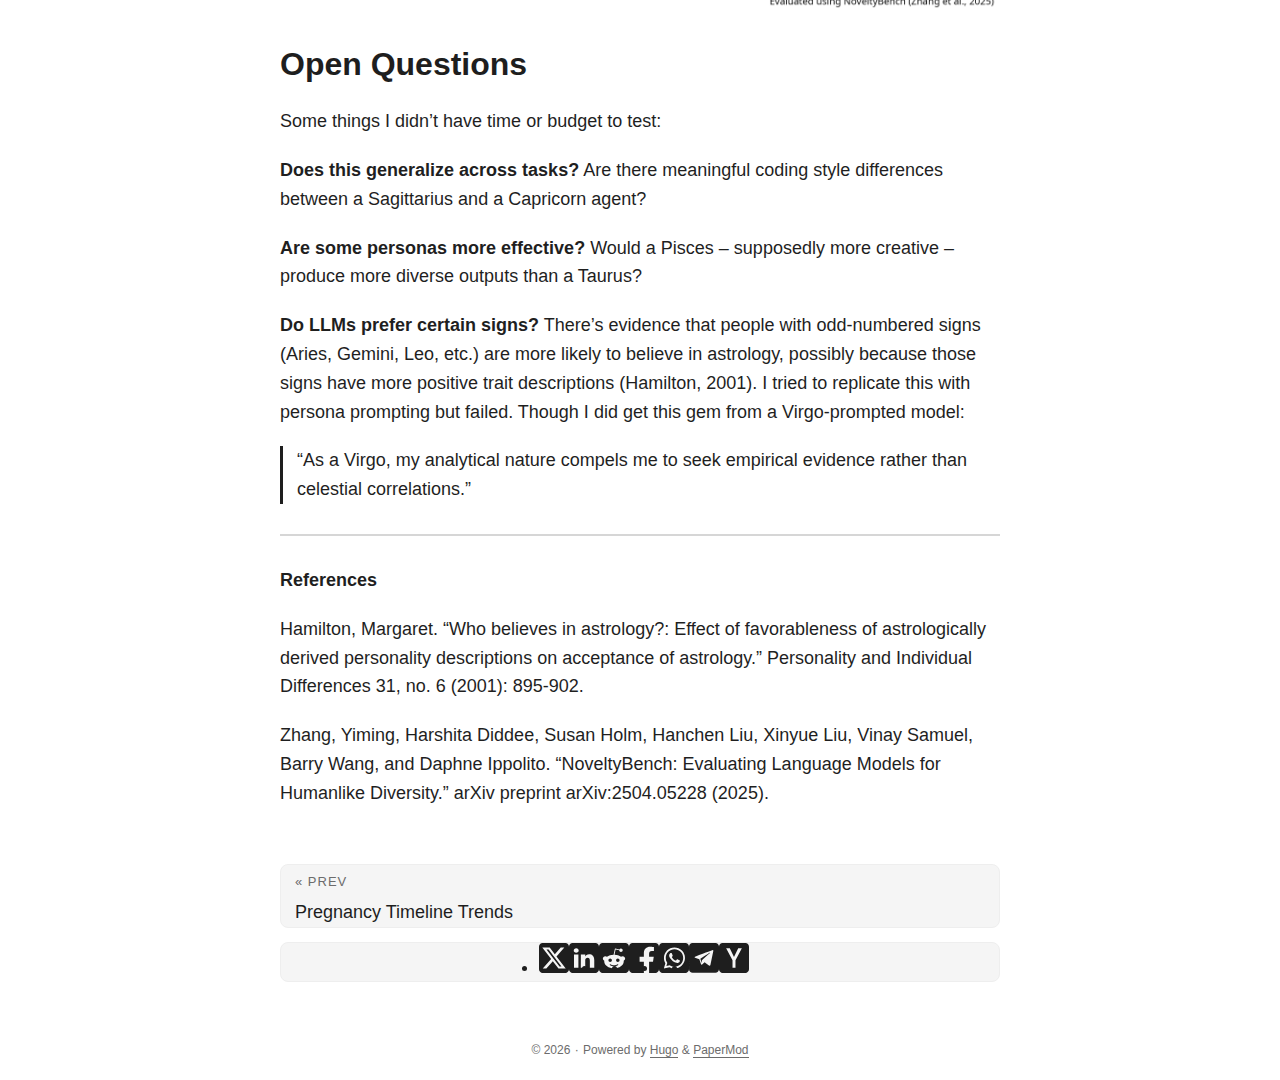
<file: notes/persona-prompts-diversity/index.html>
<!doctype html><html lang=en dir=auto><head><meta charset=utf-8><meta http-equiv=X-UA-Compatible content="IE=edge"><meta name=viewport content="width=device-width,initial-scale=1,shrink-to-fit=no"><meta name=robots content="index, follow"><title>The effect of zodiac signs on LLM response diversity |</title><meta name=keywords content><meta name=description content="
“As a Virgo, my analytical nature compels me to seek empirical evidence rather than celestial correlations.”
— Claude Sonnet 4, when prompted “as a Virgo”

Large language models tend to collapse into a narrow set of predictable outputs when prompted multiple times with the same question &ndash; a phenomenon known as mode collapse. This matters for applications like brainstorming and creative writing where we want to sample a range of possibilities."><meta name=author content="Amaç Herdağdelen"><link rel=canonical href=//www.herdagdelen.com/notes/persona-prompts-diversity/><link crossorigin=anonymous href=/assets/css/stylesheet.css rel="preload stylesheet" as=style><link rel=icon href=//www.herdagdelen.com/favicon.ico><link rel=icon type=image/png sizes=16x16 href=//www.herdagdelen.com/favicon-16x16.png><link rel=icon type=image/png sizes=32x32 href=//www.herdagdelen.com/favicon-32x32.png><link rel=apple-touch-icon href=//www.herdagdelen.com/apple-touch-icon.png><link rel=mask-icon href=//www.herdagdelen.com/safari-pinned-tab.svg><meta name=theme-color content="#2e2e33"><meta name=msapplication-TileColor content="#2e2e33"><link rel=alternate hreflang=en href=//www.herdagdelen.com/notes/persona-prompts-diversity/><noscript><style>#theme-toggle,.top-link{display:none}</style><style>@media(prefers-color-scheme:dark){:root{--theme:rgb(29, 30, 32);--entry:rgb(46, 46, 51);--primary:rgb(218, 218, 219);--secondary:rgb(155, 156, 157);--tertiary:rgb(65, 66, 68);--content:rgb(196, 196, 197);--code-block-bg:rgb(46, 46, 51);--code-bg:rgb(55, 56, 62);--border:rgb(51, 51, 51);color-scheme:dark}.list{background:var(--theme)}.toc{background:var(--entry)}}@media(prefers-color-scheme:light){.list::-webkit-scrollbar-thumb{border-color:var(--code-bg)}}</style></noscript><script>localStorage.getItem("pref-theme")==="dark"?document.querySelector("html").dataset.theme="dark":localStorage.getItem("pref-theme")==="light"?document.querySelector("html").dataset.theme="light":window.matchMedia("(prefers-color-scheme: dark)").matches?document.querySelector("html").dataset.theme="dark":document.querySelector("html").dataset.theme="light"</script><script async src="https://www.googletagmanager.com/gtag/js?id=G-KNZ8N9W1RR"></script><script>var doNotTrack=!1,dnt=navigator.doNotTrack||window.doNotTrack||navigator.msDoNotTrack,doNotTrack=dnt=="1"||dnt=="yes";if(!doNotTrack){window.dataLayer=window.dataLayer||[];function gtag(){dataLayer.push(arguments)}gtag("js",new Date),gtag("config","G-KNZ8N9W1RR")}</script><meta property="og:url" content="//www.herdagdelen.com/notes/persona-prompts-diversity/"><meta property="og:site_name" content="Amaç Herdağdelen"><meta property="og:title" content="The effect of zodiac signs on LLM response diversity"><meta property="og:description" content=" “As a Virgo, my analytical nature compels me to seek empirical evidence rather than celestial correlations.”
— Claude Sonnet 4, when prompted “as a Virgo”
Large language models tend to collapse into a narrow set of predictable outputs when prompted multiple times with the same question – a phenomenon known as mode collapse. This matters for applications like brainstorming and creative writing where we want to sample a range of possibilities."><meta property="og:locale" content="en-us"><meta property="og:type" content="article"><meta property="article:section" content="notes"><meta property="article:published_time" content="2025-12-05T00:00:00+00:00"><meta property="article:modified_time" content="2025-12-05T00:00:00+00:00"><meta name=twitter:card content="summary"><meta name=twitter:title content="The effect of zodiac signs on LLM response diversity"><meta name=twitter:description content="
“As a Virgo, my analytical nature compels me to seek empirical evidence rather than celestial correlations.”
— Claude Sonnet 4, when prompted “as a Virgo”

Large language models tend to collapse into a narrow set of predictable outputs when prompted multiple times with the same question &ndash; a phenomenon known as mode collapse. This matters for applications like brainstorming and creative writing where we want to sample a range of possibilities."><script type=application/ld+json>{"@context":"https://schema.org","@type":"BreadcrumbList","itemListElement":[{"@type":"ListItem","position":1,"name":"Notes","item":"//www.herdagdelen.com/notes/"},{"@type":"ListItem","position":2,"name":"The effect of zodiac signs on LLM response diversity","item":"//www.herdagdelen.com/notes/persona-prompts-diversity/"}]}</script><script type=application/ld+json>{"@context":"https://schema.org","@type":"BlogPosting","headline":"The effect of zodiac signs on LLM response diversity","name":"The effect of zodiac signs on LLM response diversity","description":" “As a Virgo, my analytical nature compels me to seek empirical evidence rather than celestial correlations.”\n— Claude Sonnet 4, when prompted “as a Virgo”\nLarge language models tend to collapse into a narrow set of predictable outputs when prompted multiple times with the same question \u0026ndash; a phenomenon known as mode collapse. This matters for applications like brainstorming and creative writing where we want to sample a range of possibilities.\n","keywords":[],"articleBody":" “As a Virgo, my analytical nature compels me to seek empirical evidence rather than celestial correlations.”\n— Claude Sonnet 4, when prompted “as a Virgo”\nLarge language models tend to collapse into a narrow set of predictable outputs when prompted multiple times with the same question – a phenomenon known as mode collapse. This matters for applications like brainstorming and creative writing where we want to sample a range of possibilities.\nIn this note, I share results from a kitchen-table experiment: I prompted Claude models with different zodiac signs and Myers-Briggs personality types to see if persona prompts could increase output diversity. My hypothesis is that these persona types are:\nSufficiently distinct to nudge the model into different response modes Familiar enough from training data to produce consistent behavior Broad enough in traits to influence response style To be clear: I’m not assuming astrology or MBTI have any scientific validity, or that the model “believes” in them. I’m just using these well-known archetypes to induce diversity.\nClaude models didn’t seem to mind role-playing as a Sagittarius or INFP. If they had refused, that would have been an interesting data point in itself!\nFor evaluation, I used NoveltyBench (Zhang et al., 2025). NoveltyBench measures diversity as the number of semantically distinct responses out of k samples. Utility combines novelty and quality: a response only counts if it’s both high-quality (scored by a reward model) and meaningfully different from previous responses.\nI tested on the NoveltyBench curated set (100 prompts), comparing MBTI and Zodiac prompting against two baselines: resampling (same prompt 10 times) and paraphrasing (10 rewrites of each prompt). I ran this across Claude Haiku 4.5, Claude Sonnet 4.5, and Claude Opus 4.5 with temperature set to 1.\nFor persona prompts, I prepended instructions like “You have a Sagittarius personality…” with a short trait description. I used standard MBTI descriptions and asked ChatGPT for consensus zodiac trait descriptions.\nPrompting Technique Example Prompt(s) Example Responses Paraphrase • \"Select any number from 1 to 100, then share your choice with me.\"\n• \"Think of a number between 1 and 100, and then tell me which one it is.\" 8/10 → 42\n2/10 → 47 Zodiac • \"You have a Libra personality. You are diplomatic, charming, and balanced. Pick a number between 1 and 100.\"\n• \"You have a Leo personality. You are confident, expressive, and warm-hearted. Pick a number between 1 and 100.\" Libra → 50\nGemini → 37\nLeo/Sagittarius → 77\nCapricorn → 73\nScorpio → 13\nCancer → 42\nVirgo/Taurus → 47\nPisces → 33 Here’s another example with the prompt “Pick a random animal”:\nParaphrase (10 samples, 5 distinct animals): Elephant (x6) Octopus, Lion, Bottlenose dolphin, Giraffe\nZodiac (10 samples, 9 distinct animals): Elephant (Taurus), Swan (Libra), Octopus (Aquarius, Virgo), Giraffe (Sagittarius), Cheetah (Aries), Crab (Cancer), Lion (Leo), Chameleon (Gemini), Mountain goat (Capricorn)\nA small note: Using the same persona repeatedly doesn’t help – the model just collapses on a different mode. The diversity gains come from varying the persona across responses.\nResults Curated NoveltyBench results on 100 prompts. Error bars are 95% CIs from 1000 bootstrap samples.\nI also ran Zodiac vs. resampling on the 1000-prompt “wild” set. Budget constraints limited this to Claude Sonnet 4 only.\nOpen Questions Some things I didn’t have time or budget to test:\nDoes this generalize across tasks? Are there meaningful coding style differences between a Sagittarius and a Capricorn agent?\nAre some personas more effective? Would a Pisces – supposedly more creative – produce more diverse outputs than a Taurus?\nDo LLMs prefer certain signs? There’s evidence that people with odd-numbered signs (Aries, Gemini, Leo, etc.) are more likely to believe in astrology, possibly because those signs have more positive trait descriptions (Hamilton, 2001). I tried to replicate this with persona prompting but failed. Though I did get this gem from a Virgo-prompted model:\n“As a Virgo, my analytical nature compels me to seek empirical evidence rather than celestial correlations.”\nReferences\nHamilton, Margaret. “Who believes in astrology?: Effect of favorableness of astrologically derived personality descriptions on acceptance of astrology.” Personality and Individual Differences 31, no. 6 (2001): 895-902.\nZhang, Yiming, Harshita Diddee, Susan Holm, Hanchen Liu, Xinyue Liu, Vinay Samuel, Barry Wang, and Daphne Ippolito. “NoveltyBench: Evaluating Language Models for Humanlike Diversity.” arXiv preprint arXiv:2504.05228 (2025).\n","wordCount":"714","inLanguage":"en","datePublished":"2025-12-05T00:00:00Z","dateModified":"2025-12-05T00:00:00Z","author":{"@type":"Person","name":"Amaç Herdağdelen"},"mainEntityOfPage":{"@type":"WebPage","@id":"//www.herdagdelen.com/notes/persona-prompts-diversity/"},"publisher":{"@type":"Organization","name":"","logo":{"@type":"ImageObject","url":"//www.herdagdelen.com/favicon.ico"}}}</script><link rel=stylesheet href=https://cdnjs.cloudflare.com/ajax/libs/font-awesome/6.2.1/css/all.min.css integrity="sha512-MV7K8+y+gLIBoVD59lQIYicR65iaqukzvf/nwasF0nqhPay5w/9lJmVM2hMDcnK1OnMGCdVK+iQrJ7lzPJQd1w==" crossorigin=anonymous referrerpolicy=no-referrer></head><body id=top><header class=header><nav class=nav><div class=logo><div class=logo-switches><button id=theme-toggle accesskey=t title="(Alt + T)" aria-label="Toggle theme">
<svg id="moon" width="24" height="18" viewBox="0 0 24 24" fill="none" stroke="currentColor" stroke-width="2" stroke-linecap="round" stroke-linejoin="round"><path d="M21 12.79A9 9 0 1111.21 3 7 7 0 0021 12.79z"/></svg>
<svg id="sun" width="24" height="18" viewBox="0 0 24 24" fill="none" stroke="currentColor" stroke-width="2" stroke-linecap="round" stroke-linejoin="round"><circle cx="12" cy="12" r="5"/><line x1="12" y1="1" x2="12" y2="3"/><line x1="12" y1="21" x2="12" y2="23"/><line x1="4.22" y1="4.22" x2="5.64" y2="5.64"/><line x1="18.36" y1="18.36" x2="19.78" y2="19.78"/><line x1="1" y1="12" x2="3" y2="12"/><line x1="21" y1="12" x2="23" y2="12"/><line x1="4.22" y1="19.78" x2="5.64" y2="18.36"/><line x1="18.36" y1="5.64" x2="19.78" y2="4.22"/></svg></button></div></div><ul id=menu><li><a href=//www.herdagdelen.com/ title=home><span>home</span></a></li><li><a href=//www.herdagdelen.com/isimler/ title=isimler><span>isimler</span></a></li><li><a href=//www.herdagdelen.com/notes/ title=notes><span>notes</span></a></li></ul></nav></header><main class=main><article class=post-single><header class=post-header><div class=breadcrumbs><a href=//www.herdagdelen.com/>Home</a>&nbsp;»&nbsp;<a href=//www.herdagdelen.com/notes/>Notes</a></div><h1 class="post-title entry-hint-parent">The effect of zodiac signs on LLM response diversity</h1><div class=post-meta><span title='2025-12-05 00:00:00 +0000 UTC'>December 5, 2025</span>&nbsp;·&nbsp;<span>Amaç Herdağdelen</span></div></header><div class=post-content><blockquote><p>“As a Virgo, my analytical nature compels me to seek empirical evidence rather than celestial correlations.”</p><p>— <em>Claude Sonnet 4</em>, when prompted “as a Virgo”</p></blockquote><p>Large language models tend to collapse into a narrow set of predictable outputs when prompted multiple times with the same question &ndash; a phenomenon known as <em>mode collapse</em>. This matters for applications like brainstorming and creative writing where we want to sample a range of possibilities.</p><p>In this note, I share results from a kitchen-table experiment: I prompted Claude models with different zodiac signs and Myers-Briggs personality types to see if persona prompts could increase output diversity. My hypothesis is that these persona types are:</p><ol><li>Sufficiently distinct to nudge the model into different response modes</li><li>Familiar enough from training data to produce consistent behavior</li><li>Broad enough in traits to influence response style</li></ol><p>To be clear: I&rsquo;m not assuming astrology or MBTI have any scientific validity, or that the model &ldquo;believes&rdquo; in them. I&rsquo;m just using these well-known archetypes to induce diversity.</p><p>Claude models didn&rsquo;t seem to mind role-playing as a Sagittarius or INFP. If they had refused, that would have been an interesting data point in itself!</p><p>For evaluation, I used <a href=https://novelty-bench.github.io/>NoveltyBench</a> (Zhang et al., 2025). NoveltyBench measures diversity as the number of semantically distinct responses out of k samples. Utility combines novelty and quality: a response only counts if it&rsquo;s both high-quality (scored by a reward model) and meaningfully different from previous responses.</p><p>I tested on the NoveltyBench curated set (100 prompts), comparing MBTI and Zodiac prompting against two baselines: resampling (same prompt 10 times) and paraphrasing (10 rewrites of each prompt). I ran this across Claude Haiku 4.5, Claude Sonnet 4.5, and Claude Opus 4.5 with temperature set to 1.</p><p>For persona prompts, I prepended instructions like &ldquo;You have a Sagittarius personality&mldr;&rdquo; with a short trait description. I used standard MBTI descriptions and asked ChatGPT for consensus zodiac trait descriptions.</p><table><thead><tr><th style=width:15%>Prompting Technique</th><th style=width:50%>Example Prompt(s)</th><th style=width:35%>Example Responses</th></tr></thead><tbody><tr><td><strong>Paraphrase</strong></td><td>• "Select any number from 1 to 100, then share your choice with me."<br>• "Think of a number between 1 and 100, and then tell me which one it is."</td><td>8/10 → <strong>42</strong><br>2/10 → <strong>47</strong></td></tr><tr><td><strong>Zodiac</strong></td><td>• "You have a <em>Libra</em> personality. You are diplomatic, charming, and balanced. Pick a number between 1 and 100."<br>• "You have a <em>Leo</em> personality. You are confident, expressive, and warm-hearted. Pick a number between 1 and 100."</td><td>Libra → <strong>50</strong><br>Gemini → <strong>37</strong><br>Leo/Sagittarius → <strong>77</strong><br>Capricorn → <strong>73</strong><br>Scorpio → <strong>13</strong><br>Cancer → <strong>42</strong><br>Virgo/Taurus → <strong>47</strong><br>Pisces → <strong>33</strong></td></tr></tbody></table><p>Here&rsquo;s another example with the prompt &ldquo;Pick a random animal&rdquo;:</p><p><strong>Paraphrase (10 samples, 5 distinct animals):</strong>
Elephant (x6) Octopus, Lion, Bottlenose dolphin, Giraffe</p><p><strong>Zodiac (10 samples, 9 distinct animals):</strong>
Elephant (Taurus), Swan (Libra), Octopus (Aquarius, Virgo), Giraffe (Sagittarius), Cheetah (Aries), Crab (Cancer), Lion (Leo), Chameleon (Gemini), Mountain goat (Capricorn)</p><p>A small note: Using the <em>same</em> persona repeatedly doesn&rsquo;t help &ndash; the model just collapses on a different mode. The diversity gains come from varying the persona across responses.</p><h1 id=results>Results<a hidden class=anchor aria-hidden=true href=#results>#</a></h1><p><img alt="Persona prompts improve both novelty and utility" loading=lazy src=/images/notes/novelty_utility_comparison.png></p><p>Curated NoveltyBench results on 100 prompts. Error bars are 95% CIs from 1000 bootstrap samples.</p><p>I also ran Zodiac vs. resampling on the 1000-prompt &ldquo;wild&rdquo; set. Budget constraints limited this to Claude Sonnet 4 only.</p><p><img alt="Your LLM&rsquo;s sign may be influencing its results!" loading=lazy src=/images/notes/novelty_utility_comparison_wild.png></p><h2 id=open-questions>Open Questions<a hidden class=anchor aria-hidden=true href=#open-questions>#</a></h2><p>Some things I didn&rsquo;t have time or budget to test:</p><p><strong>Does this generalize across tasks?</strong> Are there meaningful coding style differences between a Sagittarius and a Capricorn agent?</p><p><strong>Are some personas more effective?</strong> Would a Pisces &ndash; supposedly more creative &ndash; produce more diverse outputs than a Taurus?</p><p><strong>Do LLMs prefer certain signs?</strong> There&rsquo;s evidence that people with odd-numbered signs (Aries, Gemini, Leo, etc.) are more likely to believe in astrology, possibly because those signs have more positive trait descriptions (Hamilton, 2001). I tried to replicate this with persona prompting but failed. Though I did get this gem from a Virgo-prompted model:</p><blockquote><p>&ldquo;As a Virgo, my analytical nature compels me to seek empirical evidence rather than celestial correlations.&rdquo;</p></blockquote><hr><p><strong>References</strong></p><p>Hamilton, Margaret. &ldquo;Who believes in astrology?: Effect of favorableness of astrologically derived personality descriptions on acceptance of astrology.&rdquo; Personality and Individual Differences 31, no. 6 (2001): 895-902.</p><p>Zhang, Yiming, Harshita Diddee, Susan Holm, Hanchen Liu, Xinyue Liu, Vinay Samuel, Barry Wang, and Daphne Ippolito. &ldquo;NoveltyBench: Evaluating Language Models for Humanlike Diversity.&rdquo; arXiv preprint arXiv:2504.05228 (2025).</p></div><footer class=post-footer><ul class=post-tags></ul><nav class=paginav><a class=prev href=//www.herdagdelen.com/notes/pregnancy-timeline-trends/><span class=title>« Prev</span><br><span>Pregnancy Timeline Trends</span></a></nav><ul class=share-buttons><li><a target=_blank rel="noopener noreferrer" aria-label="share The effect of zodiac signs on LLM response diversity on x" href="https://x.com/intent/tweet/?text=The%20effect%20of%20zodiac%20signs%20on%20LLM%20response%20diversity&amp;url=%2f%2fwww.herdagdelen.com%2fnotes%2fpersona-prompts-diversity%2f&amp;hashtags="><svg viewBox="0 0 512 512" height="30" width="30" fill="currentColor"><path d="M512 62.554V449.446C512 483.97 483.97 512 449.446 512H62.554C28.03 512 0 483.97.0 449.446V62.554C0 28.03 28.029.0 62.554.0H449.446C483.971.0 512 28.03 512 62.554zM269.951 190.75 182.567 75.216H56L207.216 272.95 63.9 436.783h61.366L235.9 310.383l96.667 126.4H456L298.367 228.367l134-153.151H371.033zM127.633 110h36.468l219.38 290.065H349.5z"/></svg></a></li><li><a target=_blank rel="noopener noreferrer" aria-label="share The effect of zodiac signs on LLM response diversity on linkedin" href="https://www.linkedin.com/shareArticle?mini=true&amp;url=%2f%2fwww.herdagdelen.com%2fnotes%2fpersona-prompts-diversity%2f&amp;title=The%20effect%20of%20zodiac%20signs%20on%20LLM%20response%20diversity&amp;summary=The%20effect%20of%20zodiac%20signs%20on%20LLM%20response%20diversity&amp;source=%2f%2fwww.herdagdelen.com%2fnotes%2fpersona-prompts-diversity%2f"><svg viewBox="0 0 512 512" height="30" width="30" fill="currentColor"><path d="M449.446.0C483.971.0 512 28.03 512 62.554v386.892C512 483.97 483.97 512 449.446 512H62.554c-34.524.0-62.554-28.03-62.554-62.554V62.554c0-34.524 28.029-62.554 62.554-62.554h386.892zM160.461 423.278V197.561h-75.04v225.717h75.04zm270.539.0V293.839c0-69.333-37.018-101.586-86.381-101.586-39.804.0-57.634 21.891-67.617 37.266v-31.958h-75.021c.995 21.181.0 225.717.0 225.717h75.02V297.222c0-6.748.486-13.492 2.474-18.315 5.414-13.475 17.767-27.434 38.494-27.434 27.135.0 38.007 20.707 38.007 51.037v120.768H431zM123.448 88.722C97.774 88.722 81 105.601 81 127.724c0 21.658 16.264 39.002 41.455 39.002h.484c26.165.0 42.452-17.344 42.452-39.002-.485-22.092-16.241-38.954-41.943-39.002z"/></svg></a></li><li><a target=_blank rel="noopener noreferrer" aria-label="share The effect of zodiac signs on LLM response diversity on reddit" href="https://reddit.com/submit?url=%2f%2fwww.herdagdelen.com%2fnotes%2fpersona-prompts-diversity%2f&title=The%20effect%20of%20zodiac%20signs%20on%20LLM%20response%20diversity"><svg viewBox="0 0 512 512" height="30" width="30" fill="currentColor"><path d="M449.446.0C483.971.0 512 28.03 512 62.554v386.892C512 483.97 483.97 512 449.446 512H62.554c-34.524.0-62.554-28.03-62.554-62.554V62.554c0-34.524 28.029-62.554 62.554-62.554h386.892zM446 265.638c0-22.964-18.616-41.58-41.58-41.58-11.211.0-21.361 4.457-28.841 11.666-28.424-20.508-67.586-33.757-111.204-35.278l18.941-89.121 61.884 13.157c.756 15.734 13.642 28.29 29.56 28.29 16.407.0 29.706-13.299 29.706-29.701.0-16.403-13.299-29.702-29.706-29.702-11.666.0-21.657 6.792-26.515 16.578l-69.105-14.69c-1.922-.418-3.939-.042-5.585 1.036-1.658 1.073-2.811 2.761-3.224 4.686l-21.152 99.438c-44.258 1.228-84.046 14.494-112.837 35.232-7.468-7.164-17.589-11.591-28.757-11.591-22.965.0-41.585 18.616-41.585 41.58.0 16.896 10.095 31.41 24.568 37.918-.639 4.135-.99 8.328-.99 12.576.0 63.977 74.469 115.836 166.33 115.836s166.334-51.859 166.334-115.836c0-4.218-.347-8.387-.977-12.493 14.564-6.47 24.735-21.034 24.735-38.001zM326.526 373.831c-20.27 20.241-59.115 21.816-70.534 21.816-11.428.0-50.277-1.575-70.522-21.82-3.007-3.008-3.007-7.882.0-10.889 3.003-2.999 7.882-3.003 10.885.0 12.777 12.781 40.11 17.317 59.637 17.317 19.522.0 46.86-4.536 59.657-17.321 3.016-2.999 7.886-2.995 10.885.008 3.008 3.011 3.003 7.882-.008 10.889zm-5.23-48.781c-16.373.0-29.701-13.324-29.701-29.698.0-16.381 13.328-29.714 29.701-29.714 16.378.0 29.706 13.333 29.706 29.714.0 16.374-13.328 29.698-29.706 29.698zM160.91 295.348c0-16.381 13.328-29.71 29.714-29.71 16.369.0 29.689 13.329 29.689 29.71.0 16.373-13.32 29.693-29.689 29.693-16.386.0-29.714-13.32-29.714-29.693z"/></svg></a></li><li><a target=_blank rel="noopener noreferrer" aria-label="share The effect of zodiac signs on LLM response diversity on facebook" href="https://facebook.com/sharer/sharer.php?u=%2f%2fwww.herdagdelen.com%2fnotes%2fpersona-prompts-diversity%2f"><svg viewBox="0 0 512 512" height="30" width="30" fill="currentColor"><path d="M449.446.0C483.971.0 512 28.03 512 62.554v386.892C512 483.97 483.97 512 449.446 512H342.978V319.085h66.6l12.672-82.621h-79.272v-53.617c0-22.603 11.073-44.636 46.58-44.636H425.6v-70.34s-32.71-5.582-63.982-5.582c-65.288.0-107.96 39.569-107.96 111.204v62.971h-72.573v82.621h72.573V512h-191.104c-34.524.0-62.554-28.03-62.554-62.554V62.554c0-34.524 28.029-62.554 62.554-62.554h386.892z"/></svg></a></li><li><a target=_blank rel="noopener noreferrer" aria-label="share The effect of zodiac signs on LLM response diversity on whatsapp" href="https://api.whatsapp.com/send?text=The%20effect%20of%20zodiac%20signs%20on%20LLM%20response%20diversity%20-%20%2f%2fwww.herdagdelen.com%2fnotes%2fpersona-prompts-diversity%2f"><svg viewBox="0 0 512 512" height="30" width="30" fill="currentColor"><path d="M449.446.0C483.971.0 512 28.03 512 62.554v386.892C512 483.97 483.97 512 449.446 512H62.554c-34.524.0-62.554-28.03-62.554-62.554V62.554c0-34.524 28.029-62.554 62.554-62.554h386.892zm-58.673 127.703c-33.842-33.881-78.847-52.548-126.798-52.568-98.799.0-179.21 80.405-179.249 179.234-.013 31.593 8.241 62.428 23.927 89.612l-25.429 92.884 95.021-24.925c26.181 14.28 55.659 21.807 85.658 21.816h.074c98.789.0 179.206-80.413 179.247-179.243.018-47.895-18.61-92.93-52.451-126.81zM263.976 403.485h-.06c-26.734-.01-52.954-7.193-75.828-20.767l-5.441-3.229-56.386 14.792 15.05-54.977-3.542-5.637c-14.913-23.72-22.791-51.136-22.779-79.287.033-82.142 66.867-148.971 149.046-148.971 39.793.014 77.199 15.531 105.329 43.692 28.128 28.16 43.609 65.592 43.594 105.4-.034 82.149-66.866 148.983-148.983 148.984zm81.721-111.581c-4.479-2.242-26.499-13.075-30.604-14.571-4.105-1.495-7.091-2.241-10.077 2.241-2.986 4.483-11.569 14.572-14.182 17.562-2.612 2.988-5.225 3.364-9.703 1.12-4.479-2.241-18.91-6.97-36.017-22.23C231.8 264.15 222.81 249.484 220.198 245s-.279-6.908 1.963-9.14c2.016-2.007 4.48-5.232 6.719-7.847 2.24-2.615 2.986-4.484 4.479-7.472 1.493-2.99.747-5.604-.374-7.846-1.119-2.241-10.077-24.288-13.809-33.256-3.635-8.733-7.327-7.55-10.077-7.688-2.609-.13-5.598-.158-8.583-.158-2.986.0-7.839 1.121-11.944 5.604-4.105 4.484-15.675 15.32-15.675 37.364.0 22.046 16.048 43.342 18.287 46.332 2.24 2.99 31.582 48.227 76.511 67.627 10.685 4.615 19.028 7.371 25.533 9.434 10.728 3.41 20.492 2.929 28.209 1.775 8.605-1.285 26.499-10.833 30.231-21.295 3.732-10.464 3.732-19.431 2.612-21.298-1.119-1.869-4.105-2.99-8.583-5.232z"/></svg></a></li><li><a target=_blank rel="noopener noreferrer" aria-label="share The effect of zodiac signs on LLM response diversity on telegram" href="https://telegram.me/share/url?text=The%20effect%20of%20zodiac%20signs%20on%20LLM%20response%20diversity&amp;url=%2f%2fwww.herdagdelen.com%2fnotes%2fpersona-prompts-diversity%2f"><svg viewBox="2 2 28 28" height="30" width="30" fill="currentColor"><path d="M26.49 29.86H5.5a3.37 3.37.0 01-2.47-1 3.35 3.35.0 01-1-2.47V5.48A3.36 3.36.0 013 3 3.37 3.37.0 015.5 2h21A3.38 3.38.0 0129 3a3.36 3.36.0 011 2.46V26.37a3.35 3.35.0 01-1 2.47 3.38 3.38.0 01-2.51 1.02zm-5.38-6.71a.79.79.0 00.85-.66L24.73 9.24a.55.55.0 00-.18-.46.62.62.0 00-.41-.17q-.08.0-16.53 6.11a.59.59.0 00-.41.59.57.57.0 00.43.52l4 1.24 1.61 4.83a.62.62.0 00.63.43.56.56.0 00.4-.17L16.54 20l4.09 3A.9.9.0 0021.11 23.15zM13.8 20.71l-1.21-4q8.72-5.55 8.78-5.55c.15.0.23.0.23.16a.18.18.0 010 .06s-2.51 2.3-7.52 6.8z"/></svg></a></li><li><a target=_blank rel="noopener noreferrer" aria-label="share The effect of zodiac signs on LLM response diversity on ycombinator" href="https://news.ycombinator.com/submitlink?t=The%20effect%20of%20zodiac%20signs%20on%20LLM%20response%20diversity&u=%2f%2fwww.herdagdelen.com%2fnotes%2fpersona-prompts-diversity%2f"><svg width="30" height="30" viewBox="0 0 512 512" fill="currentColor"><path d="M449.446.0C483.971.0 512 28.03 512 62.554V449.446C512 483.97 483.97 512 449.446 512H62.554C28.03 512 0 483.97.0 449.446V62.554C0 28.03 28.029.0 62.554.0H449.446zM183.8767 87.9921h-62.034L230.6673 292.4508V424.0079h50.6655V292.4508L390.1575 87.9921H328.1233L256 238.2489z"/></svg></a></li></ul></footer></article></main><footer class=footer><span>&copy; 2026 <a href=//www.herdagdelen.com/></a></span>·
<span>Powered by
<a href=https://gohugo.io/ rel="noopener noreferrer" target=_blank>Hugo</a> &
<a href=https://github.com/adityatelange/hugo-PaperMod/ rel=noopener target=_blank>PaperMod</a></span></footer><a href=#top aria-label="go to top" title="Go to Top (Alt + G)" class=top-link id=top-link accesskey=g><svg viewBox="0 0 12 6" fill="currentColor"><path d="M12 6H0l6-6z"/></svg>
</a><script>let menu=document.getElementById("menu");if(menu){const e=localStorage.getItem("menu-scroll-position");e&&(menu.scrollLeft=parseInt(e,10)),menu.onscroll=function(){localStorage.setItem("menu-scroll-position",menu.scrollLeft)}}document.querySelectorAll('a[href^="#"]').forEach(e=>{e.addEventListener("click",function(e){e.preventDefault();var t=this.getAttribute("href").substr(1);window.matchMedia("(prefers-reduced-motion: reduce)").matches?document.querySelector(`[id='${decodeURIComponent(t)}']`).scrollIntoView():document.querySelector(`[id='${decodeURIComponent(t)}']`).scrollIntoView({behavior:"smooth"}),t==="top"?history.replaceState(null,null," "):history.pushState(null,null,`#${t}`)})})</script><script>var mybutton=document.getElementById("top-link");window.onscroll=function(){document.body.scrollTop>800||document.documentElement.scrollTop>800?(mybutton.style.visibility="visible",mybutton.style.opacity="1"):(mybutton.style.visibility="hidden",mybutton.style.opacity="0")}</script><script>document.getElementById("theme-toggle").addEventListener("click",()=>{const e=document.querySelector("html");e.dataset.theme==="dark"?(e.dataset.theme="light",localStorage.setItem("pref-theme","light")):(e.dataset.theme="dark",localStorage.setItem("pref-theme","dark"))})</script></body></html>
</file>
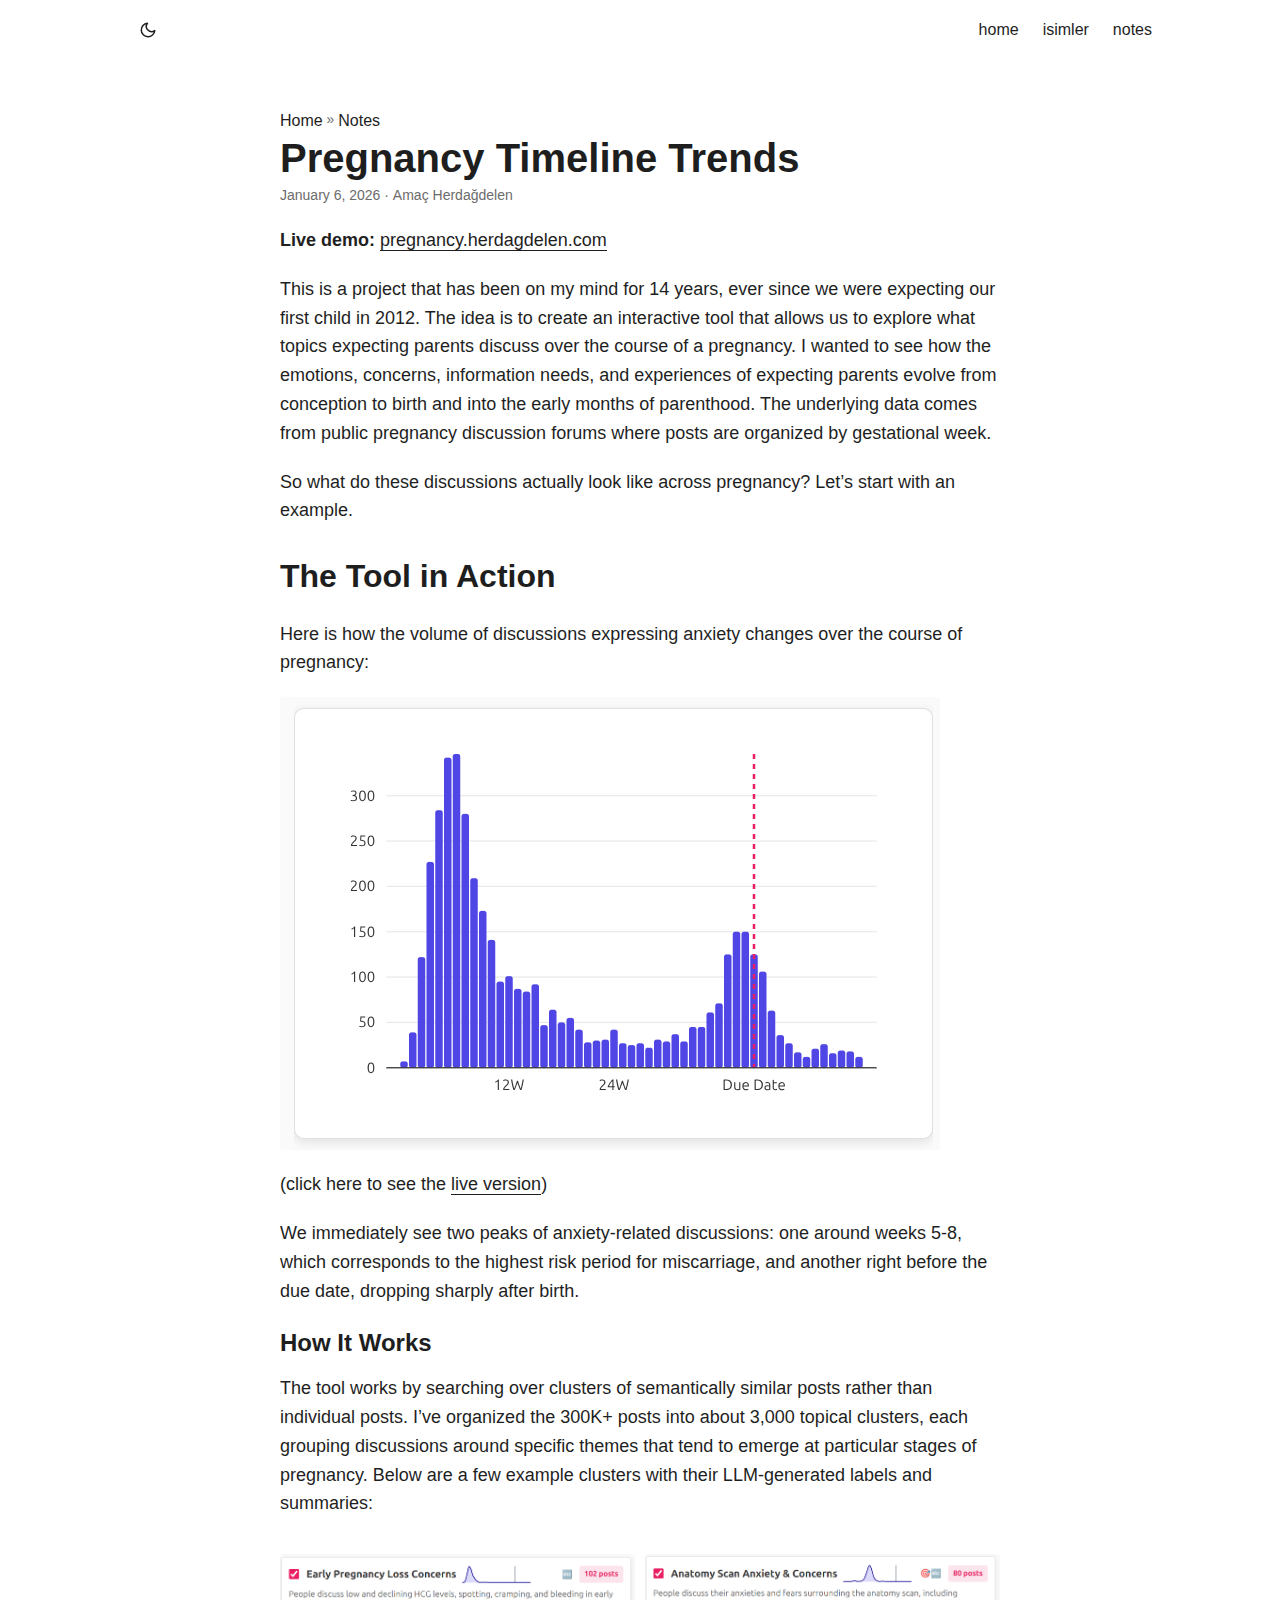
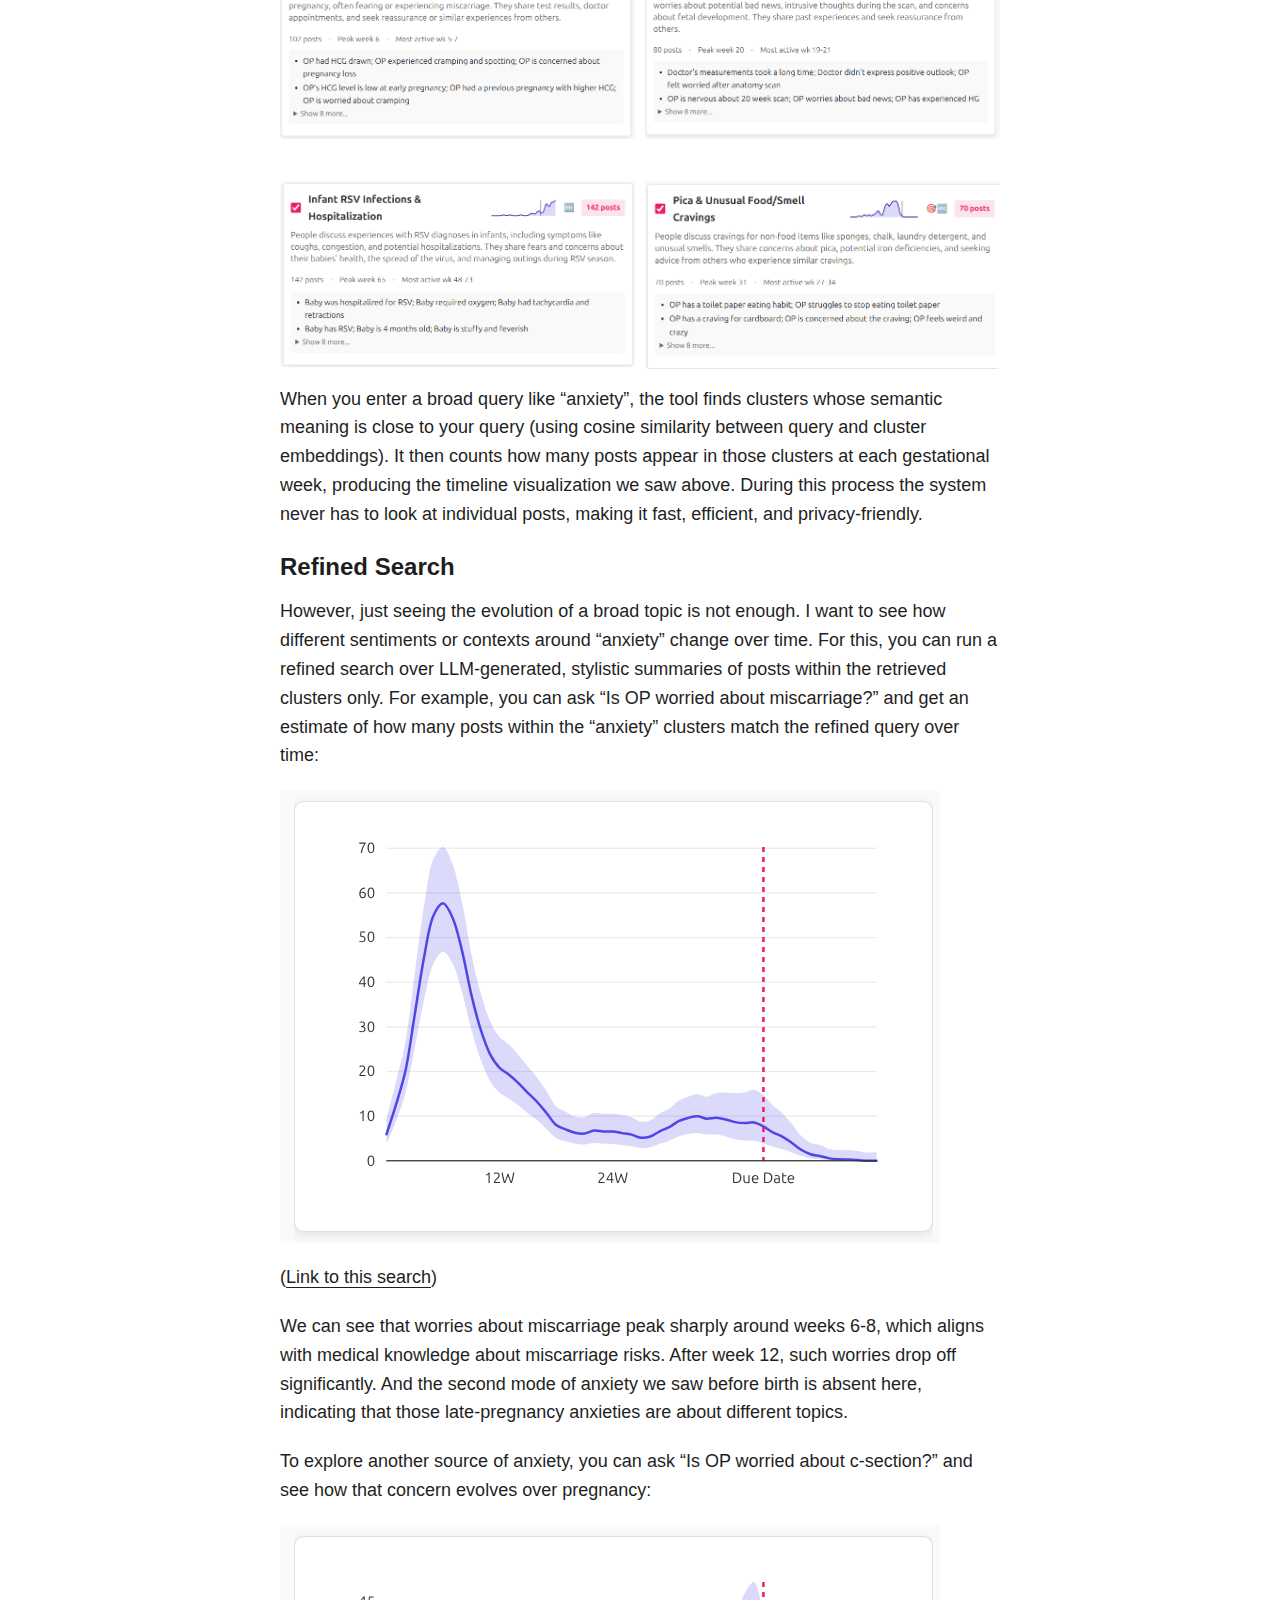
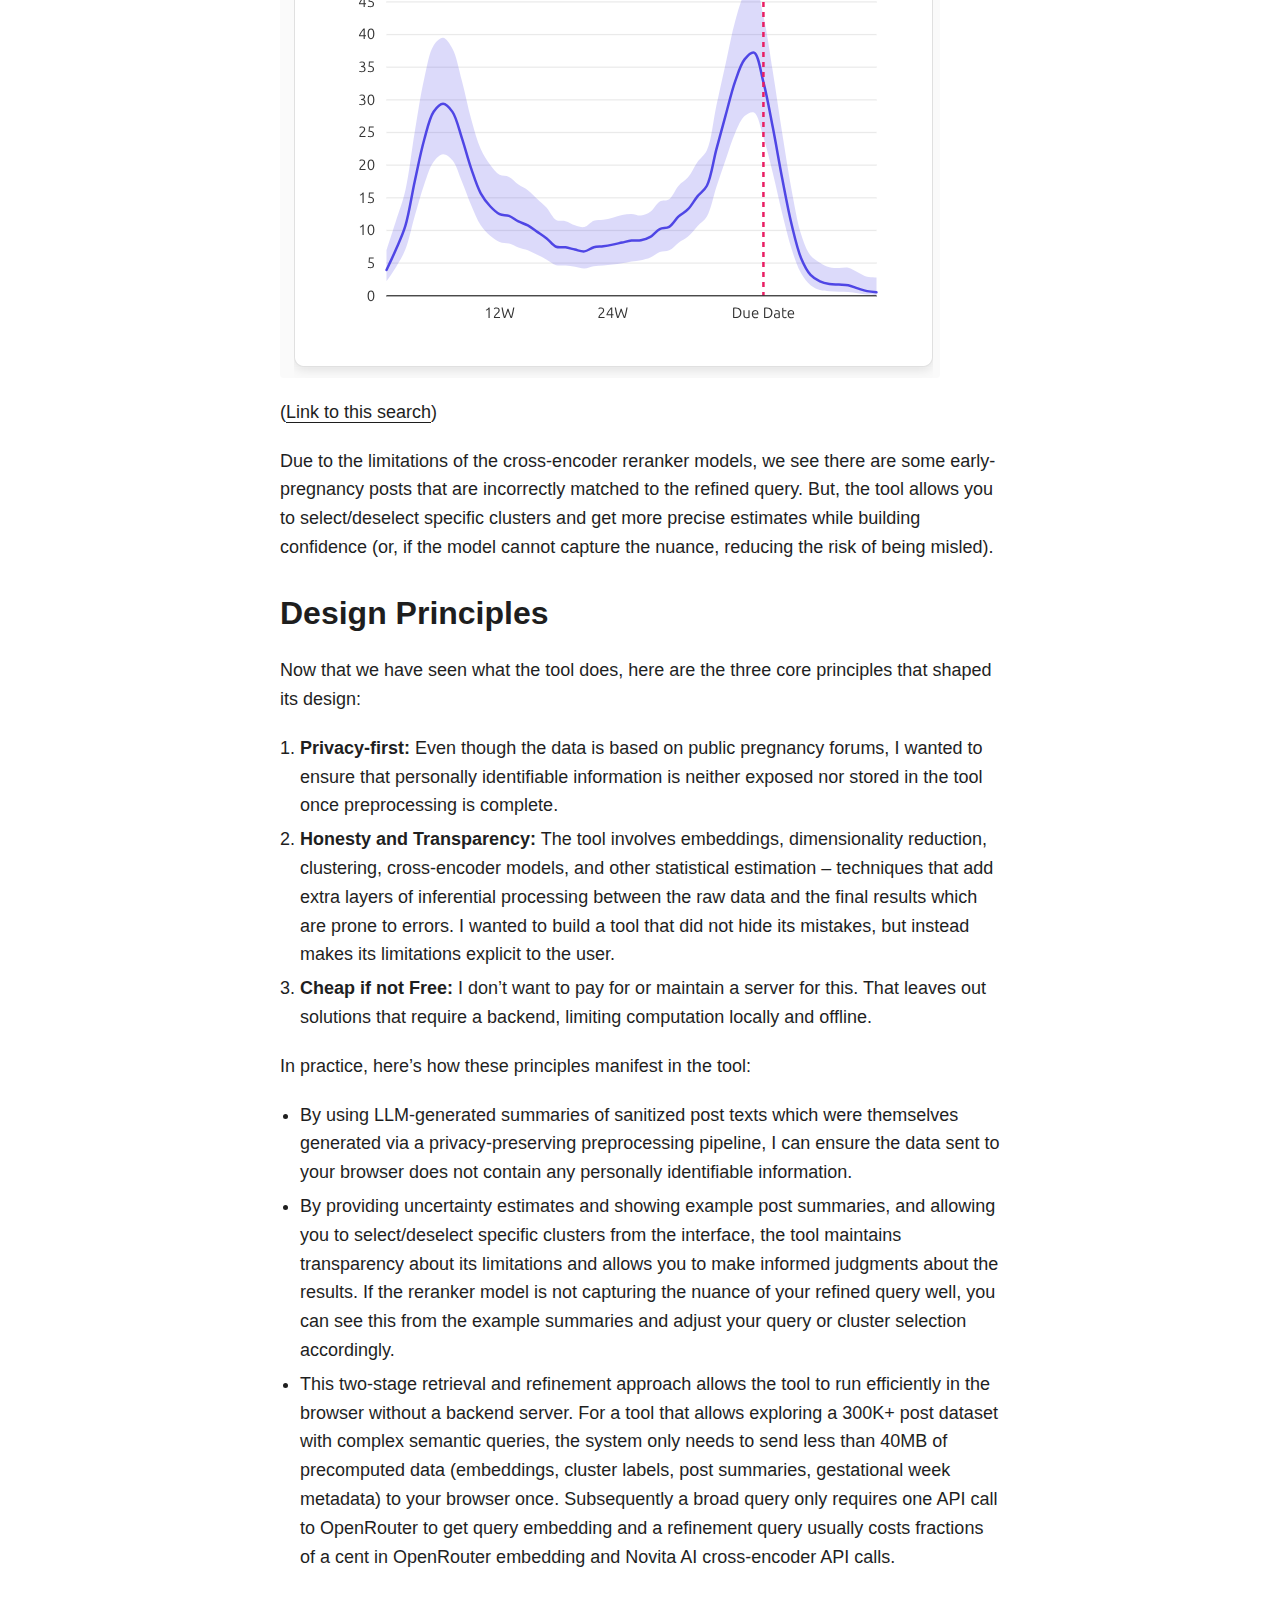
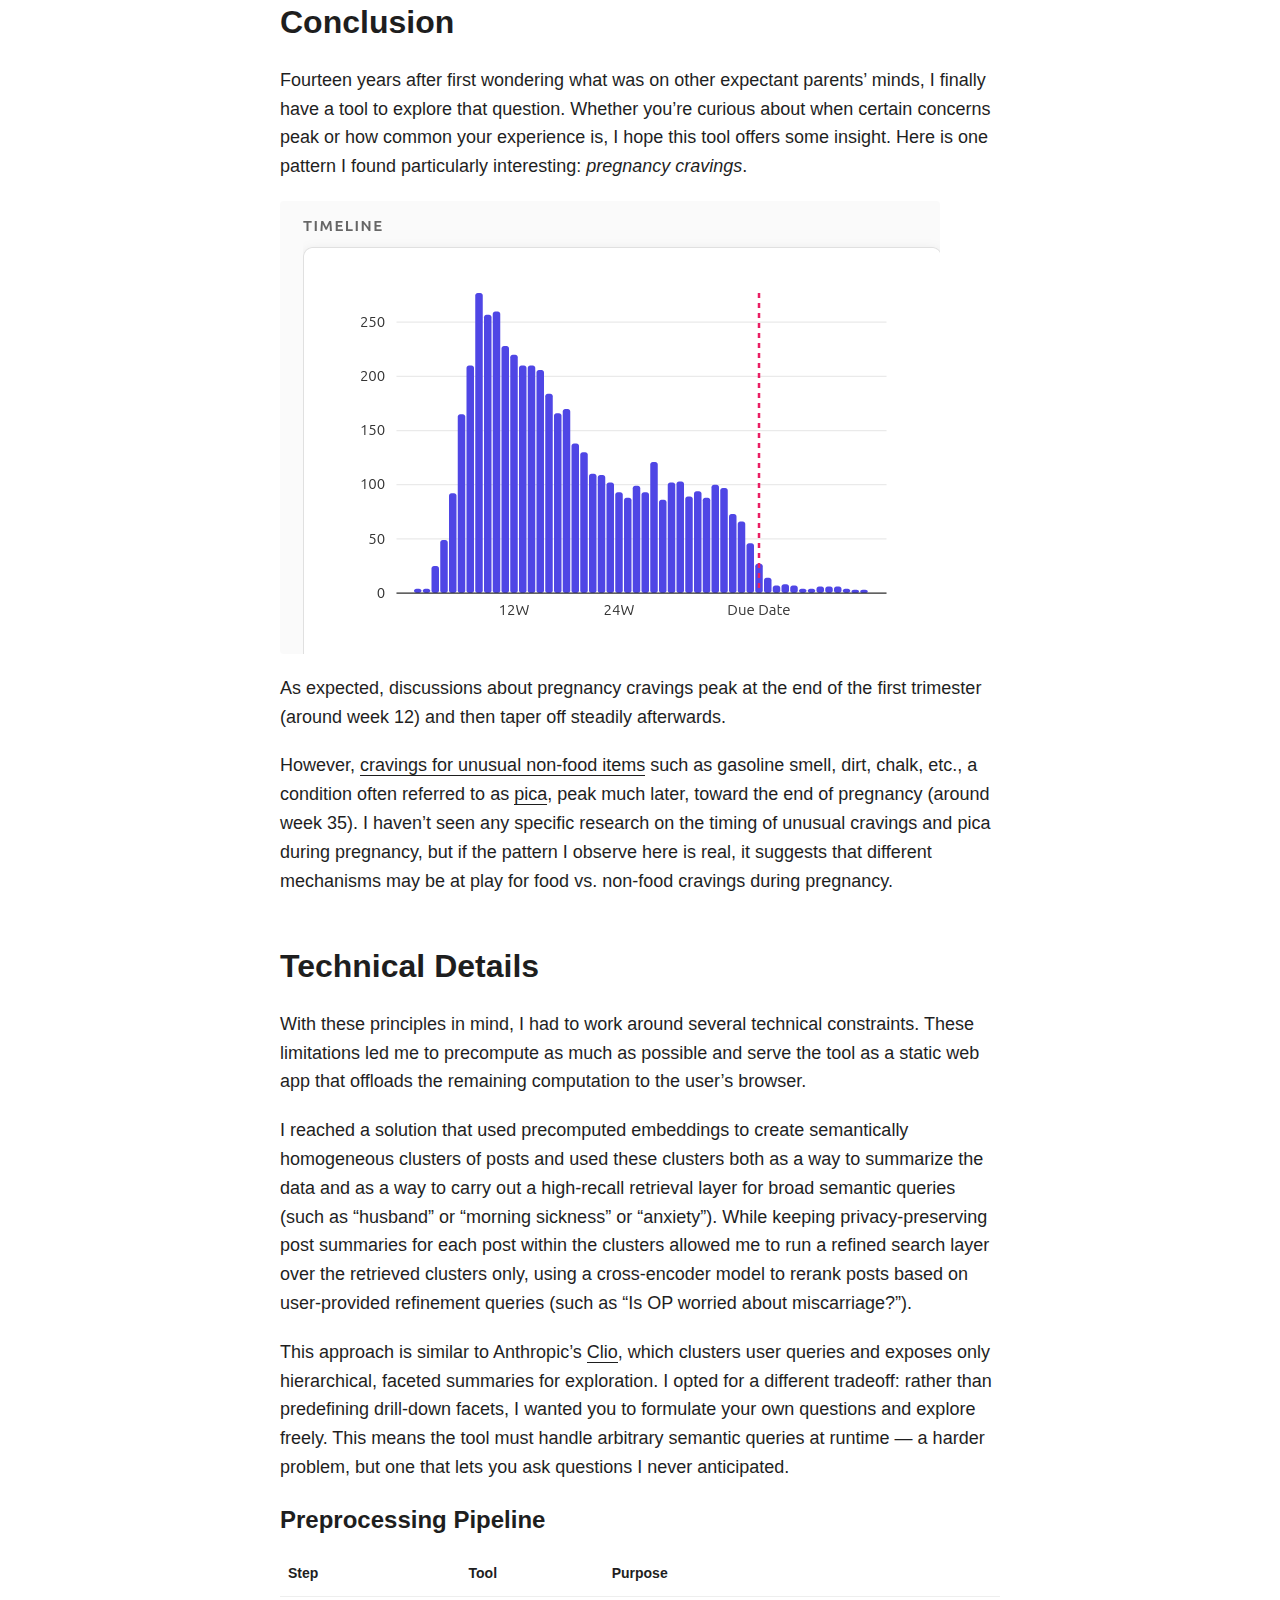
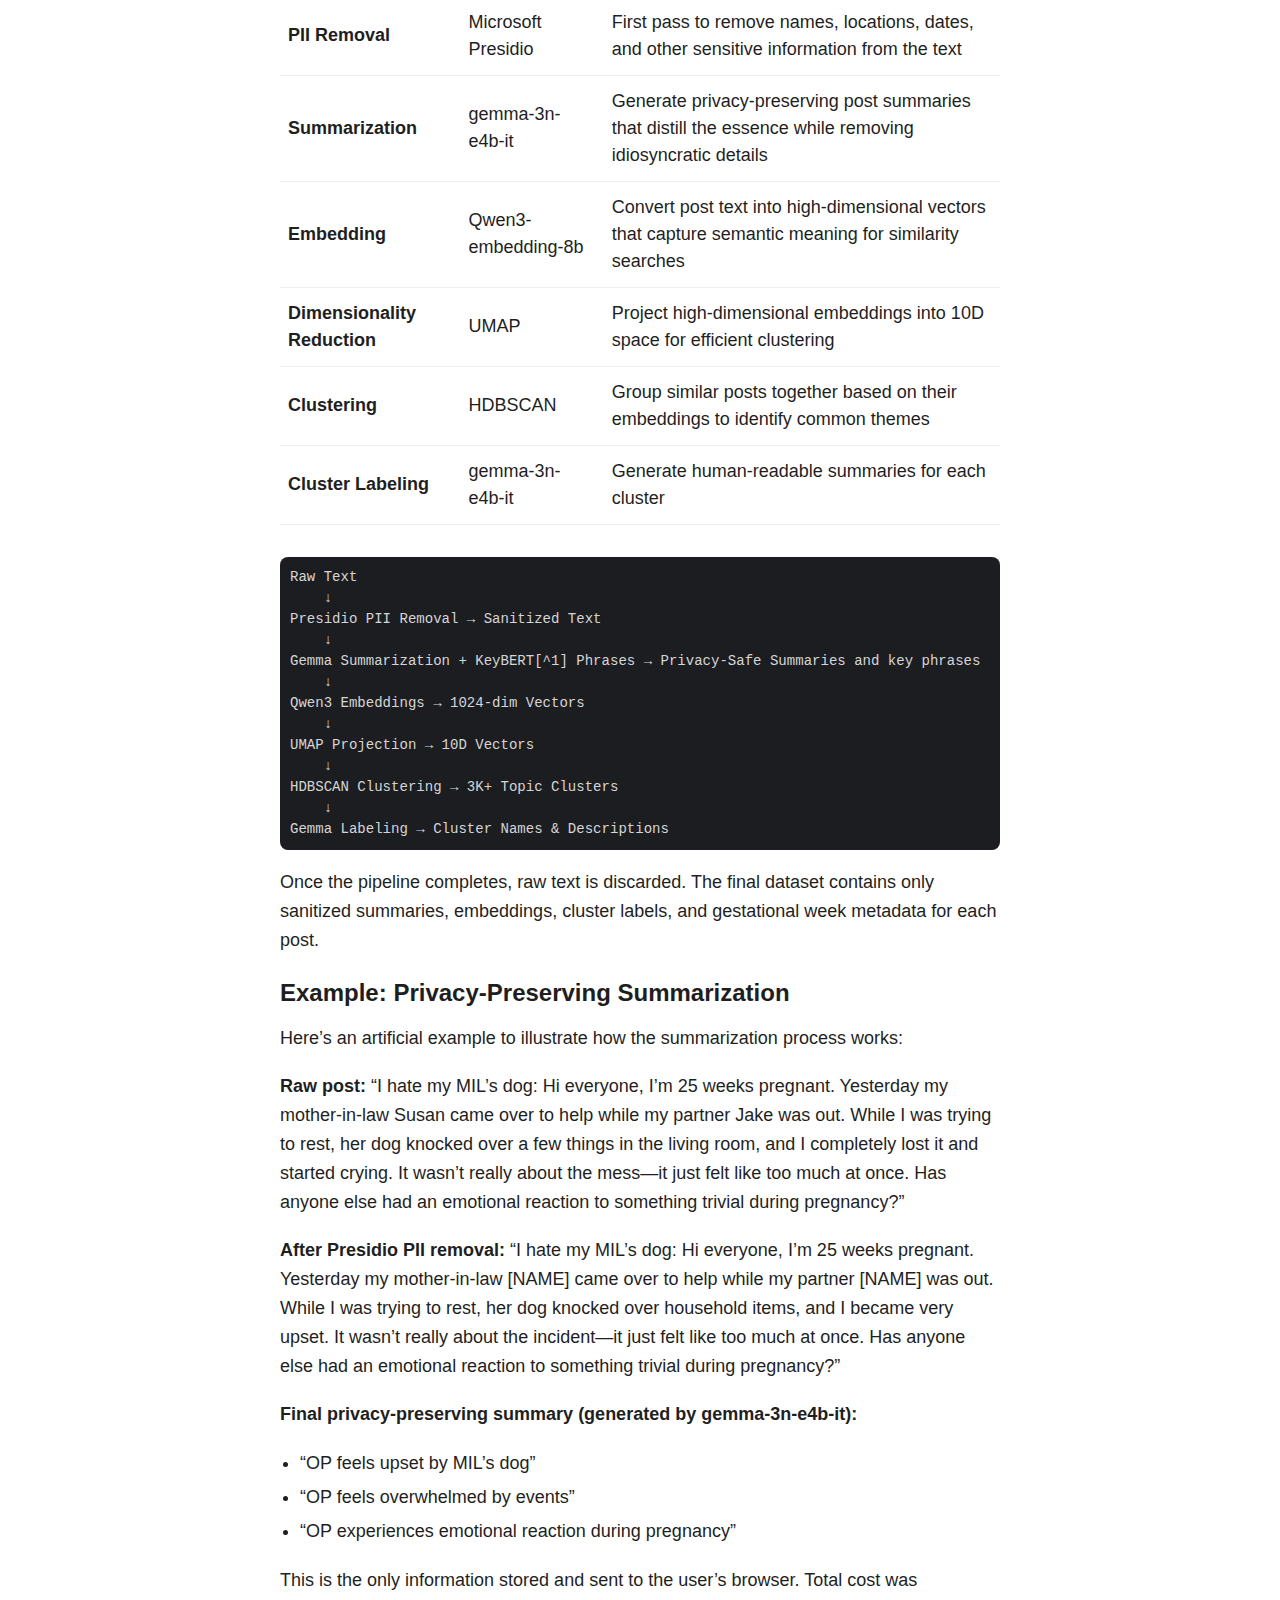
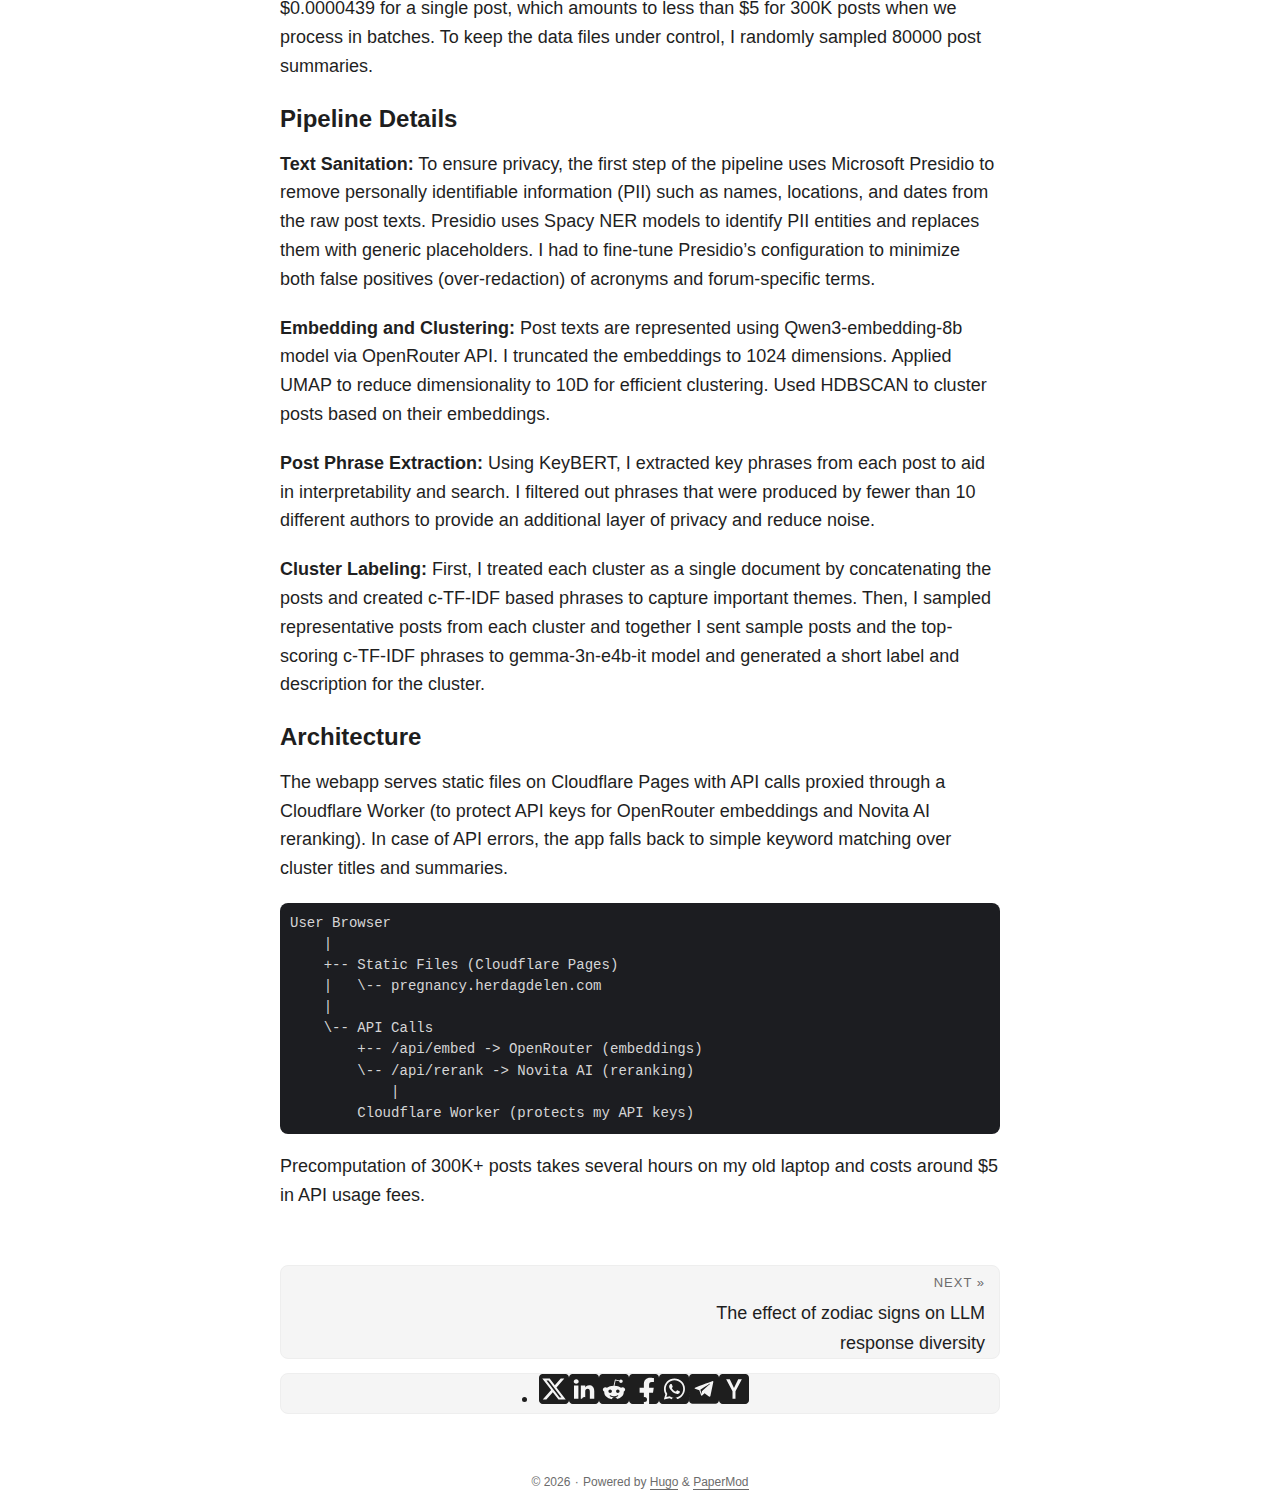
<file: notes/pregnancy-timeline-trends/index.html>
<!doctype html><html lang=en dir=auto><head><meta charset=utf-8><meta http-equiv=X-UA-Compatible content="IE=edge"><meta name=viewport content="width=device-width,initial-scale=1,shrink-to-fit=no"><meta name=robots content="index, follow"><title>Pregnancy Timeline Trends |</title><meta name=keywords content><meta name=description content="Live demo: pregnancy.herdagdelen.com
This is a project that has been on my mind for 14 years, ever since we were expecting our first child in 2012. The idea is to create an interactive tool that allows us to explore what topics expecting parents discuss over the course of a pregnancy. I wanted to see how the emotions, concerns, information needs, and experiences of expecting parents evolve from conception to birth and into the early months of parenthood. The underlying data comes from public pregnancy discussion forums where posts are organized by gestational week."><meta name=author content="Amaç Herdağdelen"><link rel=canonical href=//www.herdagdelen.com/notes/pregnancy-timeline-trends/><link crossorigin=anonymous href=/assets/css/stylesheet.css rel="preload stylesheet" as=style><link rel=icon href=//www.herdagdelen.com/favicon.ico><link rel=icon type=image/png sizes=16x16 href=//www.herdagdelen.com/favicon-16x16.png><link rel=icon type=image/png sizes=32x32 href=//www.herdagdelen.com/favicon-32x32.png><link rel=apple-touch-icon href=//www.herdagdelen.com/apple-touch-icon.png><link rel=mask-icon href=//www.herdagdelen.com/safari-pinned-tab.svg><meta name=theme-color content="#2e2e33"><meta name=msapplication-TileColor content="#2e2e33"><link rel=alternate hreflang=en href=//www.herdagdelen.com/notes/pregnancy-timeline-trends/><noscript><style>#theme-toggle,.top-link{display:none}</style><style>@media(prefers-color-scheme:dark){:root{--theme:rgb(29, 30, 32);--entry:rgb(46, 46, 51);--primary:rgb(218, 218, 219);--secondary:rgb(155, 156, 157);--tertiary:rgb(65, 66, 68);--content:rgb(196, 196, 197);--code-block-bg:rgb(46, 46, 51);--code-bg:rgb(55, 56, 62);--border:rgb(51, 51, 51);color-scheme:dark}.list{background:var(--theme)}.toc{background:var(--entry)}}@media(prefers-color-scheme:light){.list::-webkit-scrollbar-thumb{border-color:var(--code-bg)}}</style></noscript><script>localStorage.getItem("pref-theme")==="dark"?document.querySelector("html").dataset.theme="dark":localStorage.getItem("pref-theme")==="light"?document.querySelector("html").dataset.theme="light":window.matchMedia("(prefers-color-scheme: dark)").matches?document.querySelector("html").dataset.theme="dark":document.querySelector("html").dataset.theme="light"</script><script async src="https://www.googletagmanager.com/gtag/js?id=G-KNZ8N9W1RR"></script><script>var doNotTrack=!1,dnt=navigator.doNotTrack||window.doNotTrack||navigator.msDoNotTrack,doNotTrack=dnt=="1"||dnt=="yes";if(!doNotTrack){window.dataLayer=window.dataLayer||[];function gtag(){dataLayer.push(arguments)}gtag("js",new Date),gtag("config","G-KNZ8N9W1RR")}</script><meta property="og:url" content="//www.herdagdelen.com/notes/pregnancy-timeline-trends/"><meta property="og:site_name" content="Amaç Herdağdelen"><meta property="og:title" content="Pregnancy Timeline Trends"><meta property="og:description" content="Live demo: pregnancy.herdagdelen.com
This is a project that has been on my mind for 14 years, ever since we were expecting our first child in 2012. The idea is to create an interactive tool that allows us to explore what topics expecting parents discuss over the course of a pregnancy. I wanted to see how the emotions, concerns, information needs, and experiences of expecting parents evolve from conception to birth and into the early months of parenthood. The underlying data comes from public pregnancy discussion forums where posts are organized by gestational week."><meta property="og:locale" content="en-us"><meta property="og:type" content="article"><meta property="article:section" content="notes"><meta property="article:published_time" content="2026-01-06T00:00:00+00:00"><meta property="article:modified_time" content="2026-01-06T00:00:00+00:00"><meta name=twitter:card content="summary"><meta name=twitter:title content="Pregnancy Timeline Trends"><meta name=twitter:description content="Live demo: pregnancy.herdagdelen.com
This is a project that has been on my mind for 14 years, ever since we were expecting our first child in 2012. The idea is to create an interactive tool that allows us to explore what topics expecting parents discuss over the course of a pregnancy. I wanted to see how the emotions, concerns, information needs, and experiences of expecting parents evolve from conception to birth and into the early months of parenthood. The underlying data comes from public pregnancy discussion forums where posts are organized by gestational week."><script type=application/ld+json>{"@context":"https://schema.org","@type":"BreadcrumbList","itemListElement":[{"@type":"ListItem","position":1,"name":"Notes","item":"//www.herdagdelen.com/notes/"},{"@type":"ListItem","position":2,"name":"Pregnancy Timeline Trends","item":"//www.herdagdelen.com/notes/pregnancy-timeline-trends/"}]}</script><script type=application/ld+json>{"@context":"https://schema.org","@type":"BlogPosting","headline":"Pregnancy Timeline Trends","name":"Pregnancy Timeline Trends","description":"Live demo: pregnancy.herdagdelen.com\nThis is a project that has been on my mind for 14 years, ever since we were expecting our first child in 2012. The idea is to create an interactive tool that allows us to explore what topics expecting parents discuss over the course of a pregnancy. I wanted to see how the emotions, concerns, information needs, and experiences of expecting parents evolve from conception to birth and into the early months of parenthood. The underlying data comes from public pregnancy discussion forums where posts are organized by gestational week.\n","keywords":[],"articleBody":"Live demo: pregnancy.herdagdelen.com\nThis is a project that has been on my mind for 14 years, ever since we were expecting our first child in 2012. The idea is to create an interactive tool that allows us to explore what topics expecting parents discuss over the course of a pregnancy. I wanted to see how the emotions, concerns, information needs, and experiences of expecting parents evolve from conception to birth and into the early months of parenthood. The underlying data comes from public pregnancy discussion forums where posts are organized by gestational week.\nSo what do these discussions actually look like across pregnancy? Let’s start with an example.\nThe Tool in Action Here is how the volume of discussions expressing anxiety changes over the course of pregnancy:\n(click here to see the live version)\nWe immediately see two peaks of anxiety-related discussions: one around weeks 5-8, which corresponds to the highest risk period for miscarriage, and another right before the due date, dropping sharply after birth.\nHow It Works The tool works by searching over clusters of semantically similar posts rather than individual posts. I’ve organized the 300K+ posts into about 3,000 topical clusters, each grouping discussions around specific themes that tend to emerge at particular stages of pregnancy. Below are a few example clusters with their LLM-generated labels and summaries:\nWhen you enter a broad query like “anxiety”, the tool finds clusters whose semantic meaning is close to your query (using cosine similarity between query and cluster embeddings). It then counts how many posts appear in those clusters at each gestational week, producing the timeline visualization we saw above. During this process the system never has to look at individual posts, making it fast, efficient, and privacy-friendly.\nRefined Search However, just seeing the evolution of a broad topic is not enough. I want to see how different sentiments or contexts around “anxiety” change over time. For this, you can run a refined search over LLM-generated, stylistic summaries of posts within the retrieved clusters only. For example, you can ask “Is OP worried about miscarriage?” and get an estimate of how many posts within the “anxiety” clusters match the refined query over time:\n(Link to this search)\nWe can see that worries about miscarriage peak sharply around weeks 6-8, which aligns with medical knowledge about miscarriage risks. After week 12, such worries drop off significantly. And the second mode of anxiety we saw before birth is absent here, indicating that those late-pregnancy anxieties are about different topics.\nTo explore another source of anxiety, you can ask “Is OP worried about c-section?” and see how that concern evolves over pregnancy:\n(Link to this search)\nDue to the limitations of the cross-encoder reranker models, we see there are some early-pregnancy posts that are incorrectly matched to the refined query. But, the tool allows you to select/deselect specific clusters and get more precise estimates while building confidence (or, if the model cannot capture the nuance, reducing the risk of being misled).\nDesign Principles Now that we have seen what the tool does, here are the three core principles that shaped its design:\nPrivacy-first: Even though the data is based on public pregnancy forums, I wanted to ensure that personally identifiable information is neither exposed nor stored in the tool once preprocessing is complete.\nHonesty and Transparency: The tool involves embeddings, dimensionality reduction, clustering, cross-encoder models, and other statistical estimation – techniques that add extra layers of inferential processing between the raw data and the final results which are prone to errors. I wanted to build a tool that did not hide its mistakes, but instead makes its limitations explicit to the user.\nCheap if not Free: I don’t want to pay for or maintain a server for this. That leaves out solutions that require a backend, limiting computation locally and offline.\nIn practice, here’s how these principles manifest in the tool:\nBy using LLM-generated summaries of sanitized post texts which were themselves generated via a privacy-preserving preprocessing pipeline, I can ensure the data sent to your browser does not contain any personally identifiable information.\nBy providing uncertainty estimates and showing example post summaries, and allowing you to select/deselect specific clusters from the interface, the tool maintains transparency about its limitations and allows you to make informed judgments about the results. If the reranker model is not capturing the nuance of your refined query well, you can see this from the example summaries and adjust your query or cluster selection accordingly.\nThis two-stage retrieval and refinement approach allows the tool to run efficiently in the browser without a backend server. For a tool that allows exploring a 300K+ post dataset with complex semantic queries, the system only needs to send less than 40MB of precomputed data (embeddings, cluster labels, post summaries, gestational week metadata) to your browser once. Subsequently a broad query only requires one API call to OpenRouter to get query embedding and a refinement query usually costs fractions of a cent in OpenRouter embedding and Novita AI cross-encoder API calls.\nConclusion Fourteen years after first wondering what was on other expectant parents’ minds, I finally have a tool to explore that question. Whether you’re curious about when certain concerns peak or how common your experience is, I hope this tool offers some insight. Here is one pattern I found particularly interesting: pregnancy cravings.\nAs expected, discussions about pregnancy cravings peak at the end of the first trimester (around week 12) and then taper off steadily afterwards.\nHowever, cravings for unusual non-food items such as gasoline smell, dirt, chalk, etc., a condition often referred to as pica, peak much later, toward the end of pregnancy (around week 35). I haven’t seen any specific research on the timing of unusual cravings and pica during pregnancy, but if the pattern I observe here is real, it suggests that different mechanisms may be at play for food vs. non-food cravings during pregnancy.\nTechnical Details With these principles in mind, I had to work around several technical constraints. These limitations led me to precompute as much as possible and serve the tool as a static web app that offloads the remaining computation to the user’s browser.\nI reached a solution that used precomputed embeddings to create semantically homogeneous clusters of posts and used these clusters both as a way to summarize the data and as a way to carry out a high-recall retrieval layer for broad semantic queries (such as “husband” or “morning sickness” or “anxiety”). While keeping privacy-preserving post summaries for each post within the clusters allowed me to run a refined search layer over the retrieved clusters only, using a cross-encoder model to rerank posts based on user-provided refinement queries (such as “Is OP worried about miscarriage?”).\nThis approach is similar to Anthropic’s Clio, which clusters user queries and exposes only hierarchical, faceted summaries for exploration. I opted for a different tradeoff: rather than predefining drill-down facets, I wanted you to formulate your own questions and explore freely. This means the tool must handle arbitrary semantic queries at runtime — a harder problem, but one that lets you ask questions I never anticipated.\nPreprocessing Pipeline Step Tool Purpose PII Removal Microsoft Presidio First pass to remove names, locations, dates, and other sensitive information from the text Summarization gemma-3n-e4b-it Generate privacy-preserving post summaries that distill the essence while removing idiosyncratic details Embedding Qwen3-embedding-8b Convert post text into high-dimensional vectors that capture semantic meaning for similarity searches Dimensionality Reduction UMAP Project high-dimensional embeddings into 10D space for efficient clustering Clustering HDBSCAN Group similar posts together based on their embeddings to identify common themes Cluster Labeling gemma-3n-e4b-it Generate human-readable summaries for each cluster Raw Text ↓ Presidio PII Removal → Sanitized Text ↓ Gemma Summarization + KeyBERT[^1] Phrases → Privacy-Safe Summaries and key phrases ↓ Qwen3 Embeddings → 1024-dim Vectors ↓ UMAP Projection → 10D Vectors ↓ HDBSCAN Clustering → 3K+ Topic Clusters ↓ Gemma Labeling → Cluster Names \u0026 Descriptions Once the pipeline completes, raw text is discarded. The final dataset contains only sanitized summaries, embeddings, cluster labels, and gestational week metadata for each post.\nExample: Privacy-Preserving Summarization Here’s an artificial example to illustrate how the summarization process works:\nRaw post: “I hate my MIL’s dog: Hi everyone, I’m 25 weeks pregnant. Yesterday my mother-in-law Susan came over to help while my partner Jake was out. While I was trying to rest, her dog knocked over a few things in the living room, and I completely lost it and started crying. It wasn’t really about the mess—it just felt like too much at once. Has anyone else had an emotional reaction to something trivial during pregnancy?”\nAfter Presidio PII removal: “I hate my MIL’s dog: Hi everyone, I’m 25 weeks pregnant. Yesterday my mother-in-law [NAME] came over to help while my partner [NAME] was out. While I was trying to rest, her dog knocked over household items, and I became very upset. It wasn’t really about the incident—it just felt like too much at once. Has anyone else had an emotional reaction to something trivial during pregnancy?”\nFinal privacy-preserving summary (generated by gemma-3n-e4b-it):\n“OP feels upset by MIL’s dog” “OP feels overwhelmed by events” “OP experiences emotional reaction during pregnancy” This is the only information stored and sent to the user’s browser. Total cost was $0.0000439 for a single post, which amounts to less than $5 for 300K posts when we process in batches. To keep the data files under control, I randomly sampled 80000 post summaries.\nPipeline Details Text Sanitation: To ensure privacy, the first step of the pipeline uses Microsoft Presidio to remove personally identifiable information (PII) such as names, locations, and dates from the raw post texts. Presidio uses Spacy NER models to identify PII entities and replaces them with generic placeholders. I had to fine-tune Presidio’s configuration to minimize both false positives (over-redaction) of acronyms and forum-specific terms.\nEmbedding and Clustering: Post texts are represented using Qwen3-embedding-8b model via OpenRouter API. I truncated the embeddings to 1024 dimensions. Applied UMAP to reduce dimensionality to 10D for efficient clustering. Used HDBSCAN to cluster posts based on their embeddings.\nPost Phrase Extraction: Using KeyBERT, I extracted key phrases from each post to aid in interpretability and search. I filtered out phrases that were produced by fewer than 10 different authors to provide an additional layer of privacy and reduce noise.\nCluster Labeling: First, I treated each cluster as a single document by concatenating the posts and created c-TF-IDF based phrases to capture important themes. Then, I sampled representative posts from each cluster and together I sent sample posts and the top-scoring c-TF-IDF phrases to gemma-3n-e4b-it model and generated a short label and description for the cluster.\nArchitecture The webapp serves static files on Cloudflare Pages with API calls proxied through a Cloudflare Worker (to protect API keys for OpenRouter embeddings and Novita AI reranking). In case of API errors, the app falls back to simple keyword matching over cluster titles and summaries.\nUser Browser | +-- Static Files (Cloudflare Pages) | \\-- pregnancy.herdagdelen.com | \\-- API Calls +-- /api/embed -\u003e OpenRouter (embeddings) \\-- /api/rerank -\u003e Novita AI (reranking) | Cloudflare Worker (protects my API keys) Precomputation of 300K+ posts takes several hours on my old laptop and costs around $5 in API usage fees.\n","wordCount":"1879","inLanguage":"en","datePublished":"2026-01-06T00:00:00Z","dateModified":"2026-01-06T00:00:00Z","author":{"@type":"Person","name":"Amaç Herdağdelen"},"mainEntityOfPage":{"@type":"WebPage","@id":"//www.herdagdelen.com/notes/pregnancy-timeline-trends/"},"publisher":{"@type":"Organization","name":"","logo":{"@type":"ImageObject","url":"//www.herdagdelen.com/favicon.ico"}}}</script><link rel=stylesheet href=https://cdnjs.cloudflare.com/ajax/libs/font-awesome/6.2.1/css/all.min.css integrity="sha512-MV7K8+y+gLIBoVD59lQIYicR65iaqukzvf/nwasF0nqhPay5w/9lJmVM2hMDcnK1OnMGCdVK+iQrJ7lzPJQd1w==" crossorigin=anonymous referrerpolicy=no-referrer></head><body id=top><header class=header><nav class=nav><div class=logo><div class=logo-switches><button id=theme-toggle accesskey=t title="(Alt + T)" aria-label="Toggle theme">
<svg id="moon" width="24" height="18" viewBox="0 0 24 24" fill="none" stroke="currentColor" stroke-width="2" stroke-linecap="round" stroke-linejoin="round"><path d="M21 12.79A9 9 0 1111.21 3 7 7 0 0021 12.79z"/></svg>
<svg id="sun" width="24" height="18" viewBox="0 0 24 24" fill="none" stroke="currentColor" stroke-width="2" stroke-linecap="round" stroke-linejoin="round"><circle cx="12" cy="12" r="5"/><line x1="12" y1="1" x2="12" y2="3"/><line x1="12" y1="21" x2="12" y2="23"/><line x1="4.22" y1="4.22" x2="5.64" y2="5.64"/><line x1="18.36" y1="18.36" x2="19.78" y2="19.78"/><line x1="1" y1="12" x2="3" y2="12"/><line x1="21" y1="12" x2="23" y2="12"/><line x1="4.22" y1="19.78" x2="5.64" y2="18.36"/><line x1="18.36" y1="5.64" x2="19.78" y2="4.22"/></svg></button></div></div><ul id=menu><li><a href=//www.herdagdelen.com/ title=home><span>home</span></a></li><li><a href=//www.herdagdelen.com/isimler/ title=isimler><span>isimler</span></a></li><li><a href=//www.herdagdelen.com/notes/ title=notes><span>notes</span></a></li></ul></nav></header><main class=main><article class=post-single><header class=post-header><div class=breadcrumbs><a href=//www.herdagdelen.com/>Home</a>&nbsp;»&nbsp;<a href=//www.herdagdelen.com/notes/>Notes</a></div><h1 class="post-title entry-hint-parent">Pregnancy Timeline Trends</h1><div class=post-meta><span title='2026-01-06 00:00:00 +0000 UTC'>January 6, 2026</span>&nbsp;·&nbsp;<span>Amaç Herdağdelen</span></div></header><div class=post-content><p><strong>Live demo:</strong> <a href=https://pregnancy.herdagdelen.com>pregnancy.herdagdelen.com</a></p><p>This is a project that has been on my mind for 14 years, ever since we were expecting our first child in 2012. The idea is to create an interactive tool that allows us to explore what topics expecting parents discuss over the course of a pregnancy. I wanted to see how the emotions, concerns, information needs, and experiences of expecting parents evolve from conception to birth and into the early months of parenthood. The underlying data comes from public pregnancy discussion forums where posts are organized by gestational week.</p><p>So what do these discussions actually look like across pregnancy? Let&rsquo;s start with an example.</p><h2 id=the-tool-in-action>The Tool in Action<a hidden class=anchor aria-hidden=true href=#the-tool-in-action>#</a></h2><p>Here is how the volume of discussions expressing anxiety changes over the course of pregnancy:</p><p><img alt="Anxiety discussions over pregnancy timeline" loading=lazy src=/images/notes/image-5.png></p><p>(click here to see the <a href="https://pregnancy.herdagdelen.com/#q=anxiety">live version</a>)</p><p>We immediately see two peaks of anxiety-related discussions: one around weeks 5-8, which corresponds to the highest risk period for miscarriage, and another right before the due date, dropping sharply after birth.</p><h3 id=how-it-works>How It Works<a hidden class=anchor aria-hidden=true href=#how-it-works>#</a></h3><p>The tool works by searching over clusters of semantically similar posts rather than individual posts. I&rsquo;ve organized the 300K+ posts into about 3,000 topical clusters, each grouping discussions around specific themes that tend to emerge at particular stages of pregnancy. Below are a few example clusters with their LLM-generated labels and summaries:</p><div style="display:grid;grid-template-columns:1fr 1fr;gap:10px"><img src=/images/notes/image-1.png alt="Cluster example 1">
<img src=/images/notes/image-2.png alt="Cluster example 2">
<img src=/images/notes/image-3.png alt="Cluster example 3">
<img src=/images/notes/image-4.png alt="Cluster example 4"></div><p>When you enter a broad query like &ldquo;anxiety&rdquo;, the tool finds clusters whose semantic meaning is close to your query (using cosine similarity between query and cluster embeddings). It then counts how many posts appear in those clusters at each gestational week, producing the timeline visualization we saw above. During this process the system never has to look at individual posts, making it fast, efficient, and privacy-friendly.</p><h3 id=refined-search>Refined Search<a hidden class=anchor aria-hidden=true href=#refined-search>#</a></h3><p>However, just seeing the evolution of a broad topic is not enough. I want to see how different sentiments or contexts around &ldquo;anxiety&rdquo; change over time. For this, you can run a refined search over LLM-generated, stylistic summaries of posts within the retrieved clusters only. For example, you can ask &ldquo;Is OP worried about miscarriage?&rdquo; and get an estimate of how many posts within the &ldquo;anxiety&rdquo; clusters match the refined query over time:</p><p><img alt="Refined search for miscarriage worries" loading=lazy src=/images/notes/image-6.png></p><p>(<a href="https://pregnancy.herdagdelen.com/#q=anxiety&amp;r=Is+OP+worried+about+miscarriage%3F&amp;sel=551%2C675%2C1066%2C947%2C1080%2C1252%2C1289%2C461%2C308%2C44%2C841%2C2025%2C1276%2C1239%2C1665%2C2010%2C2401%2C1377%2C271%2C163%2C623%2C139%2C315%2C566%2C577%2C764%2C1000%2C1212%2C1221%2C1246%2C1277%2C1560%2C1643%2C1711%2C1720%2C1781%2C1957%2C2093%2C2229%2C2244%2C2325%2C2335%2C2352%2C2358%2C2367%2C2542">Link to this search</a>)</p><p>We can see that worries about miscarriage peak sharply around weeks 6-8, which aligns with medical knowledge about miscarriage risks. After week 12, such worries drop off significantly. And the second mode of anxiety we saw before birth is absent here, indicating that those late-pregnancy anxieties are about different topics.</p><p>To explore another source of anxiety, you can ask &ldquo;Is OP worried about c-section?&rdquo; and see how that concern evolves over pregnancy:</p><p><img alt="Further refined search for c-section worries" loading=lazy src=/images/notes/image-7.png></p><p>(<a href="https://pregnancy.herdagdelen.com/#q=anxiety&amp;r=Is+OP+worried+about+c-section%3F&amp;sel=551%2C675%2C1066%2C947%2C1080%2C1252%2C1289%2C461%2C308%2C44%2C841%2C2025%2C1276%2C1239%2C1665%2C2010%2C2401%2C1377%2C271%2C163%2C623%2C139%2C315%2C566%2C577%2C764%2C1000%2C1212%2C1221%2C1246%2C1277%2C1560%2C1643%2C1711%2C1720%2C1781%2C1957%2C2093%2C2229%2C2244%2C2325%2C2335%2C2352%2C2358%2C2367%2C2542">Link to this search</a>)</p><p>Due to the limitations of the cross-encoder reranker models, we see there are some early-pregnancy posts that are incorrectly matched to the refined query. But, the tool allows you to select/deselect specific clusters and get more precise estimates while building confidence (or, if the model cannot capture the nuance, reducing the risk of being misled).</p><h2 id=design-principles>Design Principles<a hidden class=anchor aria-hidden=true href=#design-principles>#</a></h2><p>Now that we have seen what the tool does, here are the three core principles that shaped its design:</p><ol><li><p><strong>Privacy-first:</strong> Even though the data is based on public pregnancy forums, I wanted to ensure that personally identifiable information is neither exposed nor stored in the tool once preprocessing is complete.</p></li><li><p><strong>Honesty and Transparency:</strong> The tool involves embeddings, dimensionality reduction, clustering, cross-encoder models, and other statistical estimation &ndash; techniques that add extra layers of inferential processing between the raw data and the final results which are prone to errors. I wanted to build a tool that did not hide its mistakes, but instead makes its limitations explicit to the user.</p></li><li><p><strong>Cheap if not Free:</strong> I don&rsquo;t want to pay for or maintain a server for this. That leaves out solutions that require a backend, limiting computation locally and offline.</p></li></ol><p>In practice, here&rsquo;s how these principles manifest in the tool:</p><ul><li><p>By using LLM-generated summaries of sanitized post texts which were themselves generated via a privacy-preserving preprocessing pipeline, I can ensure the data sent to your browser does not contain any personally identifiable information.</p></li><li><p>By providing uncertainty estimates and showing example post summaries, and allowing you to select/deselect specific clusters from the interface, the tool maintains transparency about its limitations and allows you to make informed judgments about the results. If the reranker model is not capturing the nuance of your refined query well, you can see this from the example summaries and adjust your query or cluster selection accordingly.</p></li><li><p>This two-stage retrieval and refinement approach allows the tool to run efficiently in the browser without a backend server. For a tool that allows exploring a 300K+ post dataset with complex semantic queries, the system only needs to send less than 40MB of precomputed data (embeddings, cluster labels, post summaries, gestational week metadata) to your browser once. Subsequently a broad query only requires one API call to OpenRouter to get query embedding and a refinement query usually costs fractions of a cent in OpenRouter embedding and Novita AI cross-encoder API calls.</p></li></ul><h2 id=conclusion>Conclusion<a hidden class=anchor aria-hidden=true href=#conclusion>#</a></h2><p>Fourteen years after first wondering what was on other expectant parents’ minds, I finally have a tool to explore that question. Whether you’re curious about when certain concerns peak or how common your experience is, I hope this tool offers some insight. Here is one pattern I found particularly interesting: <em>pregnancy cravings</em>.</p><p><img alt=Cravings loading=lazy src=/images/notes/image-8.png></p><p>As expected, discussions about pregnancy cravings peak at the end of the first trimester (around week 12) and then taper off steadily afterwards.</p><p>However, <a href="https://pregnancy.herdagdelen.com/#q=cravings&amp;r=Does+OP+crave+non-food+smells+and+materials%3F&amp;s=peak-week-desc&amp;sel=2462%2C2177%2C2052%2C900%2C692">cravings for unusual non-food items</a> such as gasoline smell, dirt, chalk, etc., a condition often referred to as <a href=https://en.wikipedia.org/wiki/Pica_(disorder)>pica</a>, peak much later, toward the end of pregnancy (around week 35). I haven&rsquo;t seen any specific research on the timing of unusual cravings and pica during pregnancy, but if the pattern I observe here is real, it suggests that different mechanisms may be at play for food vs. non-food cravings during pregnancy.</p><p><img alt="Unusual cravings" loading=lazy src=/images/notes/image-9.png></p><h2 id=technical-details>Technical Details<a hidden class=anchor aria-hidden=true href=#technical-details>#</a></h2><p>With these principles in mind, I had to work around several technical constraints. These limitations led me to precompute as much as possible and serve the tool as a static web app that offloads the remaining computation to the user&rsquo;s browser.</p><p>I reached a solution that used precomputed embeddings to create semantically homogeneous clusters of posts and used these clusters both as a way to summarize the data and as a way to carry out a high-recall retrieval layer for broad semantic queries (such as &ldquo;husband&rdquo; or &ldquo;morning sickness&rdquo; or &ldquo;anxiety&rdquo;). While keeping privacy-preserving post summaries for each post within the clusters allowed me to run a refined search layer over the retrieved clusters only, using a cross-encoder model to rerank posts based on user-provided refinement queries (such as &ldquo;Is OP worried about miscarriage?&rdquo;).</p><p>This approach is similar to Anthropic&rsquo;s <a href=https://www.anthropic.com/research/clio>Clio</a>, which clusters user queries and exposes only hierarchical, faceted summaries for exploration. I opted for a different tradeoff: rather than predefining drill-down facets, I wanted you to formulate your own questions and explore freely. This means the tool must handle arbitrary semantic queries at runtime — a harder problem, but one that lets you ask questions I never anticipated.</p><h3 id=preprocessing-pipeline>Preprocessing Pipeline<a hidden class=anchor aria-hidden=true href=#preprocessing-pipeline>#</a></h3><table><thead><tr><th>Step</th><th>Tool</th><th>Purpose</th></tr></thead><tbody><tr><td><strong>PII Removal</strong></td><td>Microsoft Presidio</td><td>First pass to remove names, locations, dates, and other sensitive information from the text</td></tr><tr><td><strong>Summarization</strong></td><td>gemma-3n-e4b-it</td><td>Generate privacy-preserving post summaries that distill the essence while removing idiosyncratic details</td></tr><tr><td><strong>Embedding</strong></td><td>Qwen3-embedding-8b</td><td>Convert post text into high-dimensional vectors that capture semantic meaning for similarity searches</td></tr><tr><td><strong>Dimensionality Reduction</strong></td><td>UMAP</td><td>Project high-dimensional embeddings into 10D space for efficient clustering</td></tr><tr><td><strong>Clustering</strong></td><td>HDBSCAN</td><td>Group similar posts together based on their embeddings to identify common themes</td></tr><tr><td><strong>Cluster Labeling</strong></td><td>gemma-3n-e4b-it</td><td>Generate human-readable summaries for each cluster</td></tr></tbody></table><pre tabindex=0><code>Raw Text
    ↓
Presidio PII Removal → Sanitized Text
    ↓
Gemma Summarization + KeyBERT[^1] Phrases → Privacy-Safe Summaries and key phrases
    ↓
Qwen3 Embeddings → 1024-dim Vectors
    ↓
UMAP Projection → 10D Vectors
    ↓
HDBSCAN Clustering → 3K+ Topic Clusters
    ↓
Gemma Labeling → Cluster Names &amp; Descriptions
</code></pre><p>Once the pipeline completes, raw text is discarded. The final dataset contains only sanitized summaries, embeddings, cluster labels, and gestational week metadata for each post.</p><h3 id=example-privacy-preserving-summarization>Example: Privacy-Preserving Summarization<a hidden class=anchor aria-hidden=true href=#example-privacy-preserving-summarization>#</a></h3><p>Here&rsquo;s an artificial example to illustrate how the summarization process works:</p><p><strong>Raw post:</strong> &ldquo;I hate my MIL&rsquo;s dog: Hi everyone, I&rsquo;m 25 weeks pregnant. Yesterday my mother-in-law Susan came over to help while my partner Jake was out. While I was trying to rest, her dog knocked over a few things in the living room, and I completely lost it and started crying. It wasn&rsquo;t really about the mess—it just felt like too much at once. Has anyone else had an emotional reaction to something trivial during pregnancy?&rdquo;</p><p><strong>After Presidio PII removal:</strong> &ldquo;I hate my MIL&rsquo;s dog: Hi everyone, I&rsquo;m 25 weeks pregnant. Yesterday my mother-in-law [NAME] came over to help while my partner [NAME] was out. While I was trying to rest, her dog knocked over household items, and I became very upset. It wasn&rsquo;t really about the incident—it just felt like too much at once. Has anyone else had an emotional reaction to something trivial during pregnancy?&rdquo;</p><p><strong>Final privacy-preserving summary (generated by gemma-3n-e4b-it):</strong></p><ul><li>&ldquo;OP feels upset by MIL&rsquo;s dog&rdquo;</li><li>&ldquo;OP feels overwhelmed by events&rdquo;</li><li>&ldquo;OP experiences emotional reaction during pregnancy&rdquo;</li></ul><p>This is the only information stored and sent to the user&rsquo;s browser. Total cost was $0.0000439 for a single post, which amounts to less than $5 for 300K posts when we process in batches. To keep the data files under control, I randomly sampled 80000 post summaries.</p><h3 id=pipeline-details>Pipeline Details<a hidden class=anchor aria-hidden=true href=#pipeline-details>#</a></h3><p><strong>Text Sanitation:</strong> To ensure privacy, the first step of the pipeline uses Microsoft Presidio to remove personally identifiable information (PII) such as names, locations, and dates from the raw post texts. Presidio uses Spacy NER models to identify PII entities and replaces them with generic placeholders. I had to fine-tune Presidio&rsquo;s configuration to minimize both false positives (over-redaction) of acronyms and forum-specific terms.</p><p><strong>Embedding and Clustering:</strong> Post texts are represented using Qwen3-embedding-8b model via OpenRouter API. I truncated the embeddings to 1024 dimensions. Applied UMAP to reduce dimensionality to 10D for efficient clustering. Used HDBSCAN to cluster posts based on their embeddings.</p><p><strong>Post Phrase Extraction:</strong> Using KeyBERT, I extracted key phrases from each post to aid in interpretability and search. I filtered out phrases that were produced by fewer than 10 different authors to provide an additional layer of privacy and reduce noise.</p><p><strong>Cluster Labeling:</strong> First, I treated each cluster as a single document by concatenating the posts and created c-TF-IDF based phrases to capture important themes. Then, I sampled representative posts from each cluster and together I sent sample posts and the top-scoring c-TF-IDF phrases to gemma-3n-e4b-it model and generated a short label and description for the cluster.</p><h3 id=architecture>Architecture<a hidden class=anchor aria-hidden=true href=#architecture>#</a></h3><p>The webapp serves static files on Cloudflare Pages with API calls proxied through a Cloudflare Worker (to protect API keys for OpenRouter embeddings and Novita AI reranking). In case of API errors, the app falls back to simple keyword matching over cluster titles and summaries.</p><pre tabindex=0><code>User Browser
    |
    +-- Static Files (Cloudflare Pages)
    |   \-- pregnancy.herdagdelen.com
    |
    \-- API Calls
        +-- /api/embed -&gt; OpenRouter (embeddings)
        \-- /api/rerank -&gt; Novita AI (reranking)
            |
        Cloudflare Worker (protects my API keys)
</code></pre><p>Precomputation of 300K+ posts takes several hours on my old laptop and costs around $5 in API usage fees.</p></div><footer class=post-footer><ul class=post-tags></ul><nav class=paginav><a class=next href=//www.herdagdelen.com/notes/persona-prompts-diversity/><span class=title>Next »</span><br><span>The effect of zodiac signs on LLM response diversity</span></a></nav><ul class=share-buttons><li><a target=_blank rel="noopener noreferrer" aria-label="share Pregnancy Timeline Trends on x" href="https://x.com/intent/tweet/?text=Pregnancy%20Timeline%20Trends&amp;url=%2f%2fwww.herdagdelen.com%2fnotes%2fpregnancy-timeline-trends%2f&amp;hashtags="><svg viewBox="0 0 512 512" height="30" width="30" fill="currentColor"><path d="M512 62.554V449.446C512 483.97 483.97 512 449.446 512H62.554C28.03 512 0 483.97.0 449.446V62.554C0 28.03 28.029.0 62.554.0H449.446C483.971.0 512 28.03 512 62.554zM269.951 190.75 182.567 75.216H56L207.216 272.95 63.9 436.783h61.366L235.9 310.383l96.667 126.4H456L298.367 228.367l134-153.151H371.033zM127.633 110h36.468l219.38 290.065H349.5z"/></svg></a></li><li><a target=_blank rel="noopener noreferrer" aria-label="share Pregnancy Timeline Trends on linkedin" href="https://www.linkedin.com/shareArticle?mini=true&amp;url=%2f%2fwww.herdagdelen.com%2fnotes%2fpregnancy-timeline-trends%2f&amp;title=Pregnancy%20Timeline%20Trends&amp;summary=Pregnancy%20Timeline%20Trends&amp;source=%2f%2fwww.herdagdelen.com%2fnotes%2fpregnancy-timeline-trends%2f"><svg viewBox="0 0 512 512" height="30" width="30" fill="currentColor"><path d="M449.446.0C483.971.0 512 28.03 512 62.554v386.892C512 483.97 483.97 512 449.446 512H62.554c-34.524.0-62.554-28.03-62.554-62.554V62.554c0-34.524 28.029-62.554 62.554-62.554h386.892zM160.461 423.278V197.561h-75.04v225.717h75.04zm270.539.0V293.839c0-69.333-37.018-101.586-86.381-101.586-39.804.0-57.634 21.891-67.617 37.266v-31.958h-75.021c.995 21.181.0 225.717.0 225.717h75.02V297.222c0-6.748.486-13.492 2.474-18.315 5.414-13.475 17.767-27.434 38.494-27.434 27.135.0 38.007 20.707 38.007 51.037v120.768H431zM123.448 88.722C97.774 88.722 81 105.601 81 127.724c0 21.658 16.264 39.002 41.455 39.002h.484c26.165.0 42.452-17.344 42.452-39.002-.485-22.092-16.241-38.954-41.943-39.002z"/></svg></a></li><li><a target=_blank rel="noopener noreferrer" aria-label="share Pregnancy Timeline Trends on reddit" href="https://reddit.com/submit?url=%2f%2fwww.herdagdelen.com%2fnotes%2fpregnancy-timeline-trends%2f&title=Pregnancy%20Timeline%20Trends"><svg viewBox="0 0 512 512" height="30" width="30" fill="currentColor"><path d="M449.446.0C483.971.0 512 28.03 512 62.554v386.892C512 483.97 483.97 512 449.446 512H62.554c-34.524.0-62.554-28.03-62.554-62.554V62.554c0-34.524 28.029-62.554 62.554-62.554h386.892zM446 265.638c0-22.964-18.616-41.58-41.58-41.58-11.211.0-21.361 4.457-28.841 11.666-28.424-20.508-67.586-33.757-111.204-35.278l18.941-89.121 61.884 13.157c.756 15.734 13.642 28.29 29.56 28.29 16.407.0 29.706-13.299 29.706-29.701.0-16.403-13.299-29.702-29.706-29.702-11.666.0-21.657 6.792-26.515 16.578l-69.105-14.69c-1.922-.418-3.939-.042-5.585 1.036-1.658 1.073-2.811 2.761-3.224 4.686l-21.152 99.438c-44.258 1.228-84.046 14.494-112.837 35.232-7.468-7.164-17.589-11.591-28.757-11.591-22.965.0-41.585 18.616-41.585 41.58.0 16.896 10.095 31.41 24.568 37.918-.639 4.135-.99 8.328-.99 12.576.0 63.977 74.469 115.836 166.33 115.836s166.334-51.859 166.334-115.836c0-4.218-.347-8.387-.977-12.493 14.564-6.47 24.735-21.034 24.735-38.001zM326.526 373.831c-20.27 20.241-59.115 21.816-70.534 21.816-11.428.0-50.277-1.575-70.522-21.82-3.007-3.008-3.007-7.882.0-10.889 3.003-2.999 7.882-3.003 10.885.0 12.777 12.781 40.11 17.317 59.637 17.317 19.522.0 46.86-4.536 59.657-17.321 3.016-2.999 7.886-2.995 10.885.008 3.008 3.011 3.003 7.882-.008 10.889zm-5.23-48.781c-16.373.0-29.701-13.324-29.701-29.698.0-16.381 13.328-29.714 29.701-29.714 16.378.0 29.706 13.333 29.706 29.714.0 16.374-13.328 29.698-29.706 29.698zM160.91 295.348c0-16.381 13.328-29.71 29.714-29.71 16.369.0 29.689 13.329 29.689 29.71.0 16.373-13.32 29.693-29.689 29.693-16.386.0-29.714-13.32-29.714-29.693z"/></svg></a></li><li><a target=_blank rel="noopener noreferrer" aria-label="share Pregnancy Timeline Trends on facebook" href="https://facebook.com/sharer/sharer.php?u=%2f%2fwww.herdagdelen.com%2fnotes%2fpregnancy-timeline-trends%2f"><svg viewBox="0 0 512 512" height="30" width="30" fill="currentColor"><path d="M449.446.0C483.971.0 512 28.03 512 62.554v386.892C512 483.97 483.97 512 449.446 512H342.978V319.085h66.6l12.672-82.621h-79.272v-53.617c0-22.603 11.073-44.636 46.58-44.636H425.6v-70.34s-32.71-5.582-63.982-5.582c-65.288.0-107.96 39.569-107.96 111.204v62.971h-72.573v82.621h72.573V512h-191.104c-34.524.0-62.554-28.03-62.554-62.554V62.554c0-34.524 28.029-62.554 62.554-62.554h386.892z"/></svg></a></li><li><a target=_blank rel="noopener noreferrer" aria-label="share Pregnancy Timeline Trends on whatsapp" href="https://api.whatsapp.com/send?text=Pregnancy%20Timeline%20Trends%20-%20%2f%2fwww.herdagdelen.com%2fnotes%2fpregnancy-timeline-trends%2f"><svg viewBox="0 0 512 512" height="30" width="30" fill="currentColor"><path d="M449.446.0C483.971.0 512 28.03 512 62.554v386.892C512 483.97 483.97 512 449.446 512H62.554c-34.524.0-62.554-28.03-62.554-62.554V62.554c0-34.524 28.029-62.554 62.554-62.554h386.892zm-58.673 127.703c-33.842-33.881-78.847-52.548-126.798-52.568-98.799.0-179.21 80.405-179.249 179.234-.013 31.593 8.241 62.428 23.927 89.612l-25.429 92.884 95.021-24.925c26.181 14.28 55.659 21.807 85.658 21.816h.074c98.789.0 179.206-80.413 179.247-179.243.018-47.895-18.61-92.93-52.451-126.81zM263.976 403.485h-.06c-26.734-.01-52.954-7.193-75.828-20.767l-5.441-3.229-56.386 14.792 15.05-54.977-3.542-5.637c-14.913-23.72-22.791-51.136-22.779-79.287.033-82.142 66.867-148.971 149.046-148.971 39.793.014 77.199 15.531 105.329 43.692 28.128 28.16 43.609 65.592 43.594 105.4-.034 82.149-66.866 148.983-148.983 148.984zm81.721-111.581c-4.479-2.242-26.499-13.075-30.604-14.571-4.105-1.495-7.091-2.241-10.077 2.241-2.986 4.483-11.569 14.572-14.182 17.562-2.612 2.988-5.225 3.364-9.703 1.12-4.479-2.241-18.91-6.97-36.017-22.23C231.8 264.15 222.81 249.484 220.198 245s-.279-6.908 1.963-9.14c2.016-2.007 4.48-5.232 6.719-7.847 2.24-2.615 2.986-4.484 4.479-7.472 1.493-2.99.747-5.604-.374-7.846-1.119-2.241-10.077-24.288-13.809-33.256-3.635-8.733-7.327-7.55-10.077-7.688-2.609-.13-5.598-.158-8.583-.158-2.986.0-7.839 1.121-11.944 5.604-4.105 4.484-15.675 15.32-15.675 37.364.0 22.046 16.048 43.342 18.287 46.332 2.24 2.99 31.582 48.227 76.511 67.627 10.685 4.615 19.028 7.371 25.533 9.434 10.728 3.41 20.492 2.929 28.209 1.775 8.605-1.285 26.499-10.833 30.231-21.295 3.732-10.464 3.732-19.431 2.612-21.298-1.119-1.869-4.105-2.99-8.583-5.232z"/></svg></a></li><li><a target=_blank rel="noopener noreferrer" aria-label="share Pregnancy Timeline Trends on telegram" href="https://telegram.me/share/url?text=Pregnancy%20Timeline%20Trends&amp;url=%2f%2fwww.herdagdelen.com%2fnotes%2fpregnancy-timeline-trends%2f"><svg viewBox="2 2 28 28" height="30" width="30" fill="currentColor"><path d="M26.49 29.86H5.5a3.37 3.37.0 01-2.47-1 3.35 3.35.0 01-1-2.47V5.48A3.36 3.36.0 013 3 3.37 3.37.0 015.5 2h21A3.38 3.38.0 0129 3a3.36 3.36.0 011 2.46V26.37a3.35 3.35.0 01-1 2.47 3.38 3.38.0 01-2.51 1.02zm-5.38-6.71a.79.79.0 00.85-.66L24.73 9.24a.55.55.0 00-.18-.46.62.62.0 00-.41-.17q-.08.0-16.53 6.11a.59.59.0 00-.41.59.57.57.0 00.43.52l4 1.24 1.61 4.83a.62.62.0 00.63.43.56.56.0 00.4-.17L16.54 20l4.09 3A.9.9.0 0021.11 23.15zM13.8 20.71l-1.21-4q8.72-5.55 8.78-5.55c.15.0.23.0.23.16a.18.18.0 010 .06s-2.51 2.3-7.52 6.8z"/></svg></a></li><li><a target=_blank rel="noopener noreferrer" aria-label="share Pregnancy Timeline Trends on ycombinator" href="https://news.ycombinator.com/submitlink?t=Pregnancy%20Timeline%20Trends&u=%2f%2fwww.herdagdelen.com%2fnotes%2fpregnancy-timeline-trends%2f"><svg width="30" height="30" viewBox="0 0 512 512" fill="currentColor"><path d="M449.446.0C483.971.0 512 28.03 512 62.554V449.446C512 483.97 483.97 512 449.446 512H62.554C28.03 512 0 483.97.0 449.446V62.554C0 28.03 28.029.0 62.554.0H449.446zM183.8767 87.9921h-62.034L230.6673 292.4508V424.0079h50.6655V292.4508L390.1575 87.9921H328.1233L256 238.2489z"/></svg></a></li></ul></footer></article></main><footer class=footer><span>&copy; 2026 <a href=//www.herdagdelen.com/></a></span>·
<span>Powered by
<a href=https://gohugo.io/ rel="noopener noreferrer" target=_blank>Hugo</a> &
<a href=https://github.com/adityatelange/hugo-PaperMod/ rel=noopener target=_blank>PaperMod</a></span></footer><a href=#top aria-label="go to top" title="Go to Top (Alt + G)" class=top-link id=top-link accesskey=g><svg viewBox="0 0 12 6" fill="currentColor"><path d="M12 6H0l6-6z"/></svg>
</a><script>let menu=document.getElementById("menu");if(menu){const e=localStorage.getItem("menu-scroll-position");e&&(menu.scrollLeft=parseInt(e,10)),menu.onscroll=function(){localStorage.setItem("menu-scroll-position",menu.scrollLeft)}}document.querySelectorAll('a[href^="#"]').forEach(e=>{e.addEventListener("click",function(e){e.preventDefault();var t=this.getAttribute("href").substr(1);window.matchMedia("(prefers-reduced-motion: reduce)").matches?document.querySelector(`[id='${decodeURIComponent(t)}']`).scrollIntoView():document.querySelector(`[id='${decodeURIComponent(t)}']`).scrollIntoView({behavior:"smooth"}),t==="top"?history.replaceState(null,null," "):history.pushState(null,null,`#${t}`)})})</script><script>var mybutton=document.getElementById("top-link");window.onscroll=function(){document.body.scrollTop>800||document.documentElement.scrollTop>800?(mybutton.style.visibility="visible",mybutton.style.opacity="1"):(mybutton.style.visibility="hidden",mybutton.style.opacity="0")}</script><script>document.getElementById("theme-toggle").addEventListener("click",()=>{const e=document.querySelector("html");e.dataset.theme==="dark"?(e.dataset.theme="light",localStorage.setItem("pref-theme","light")):(e.dataset.theme="dark",localStorage.setItem("pref-theme","dark"))})</script></body></html>
</file>
